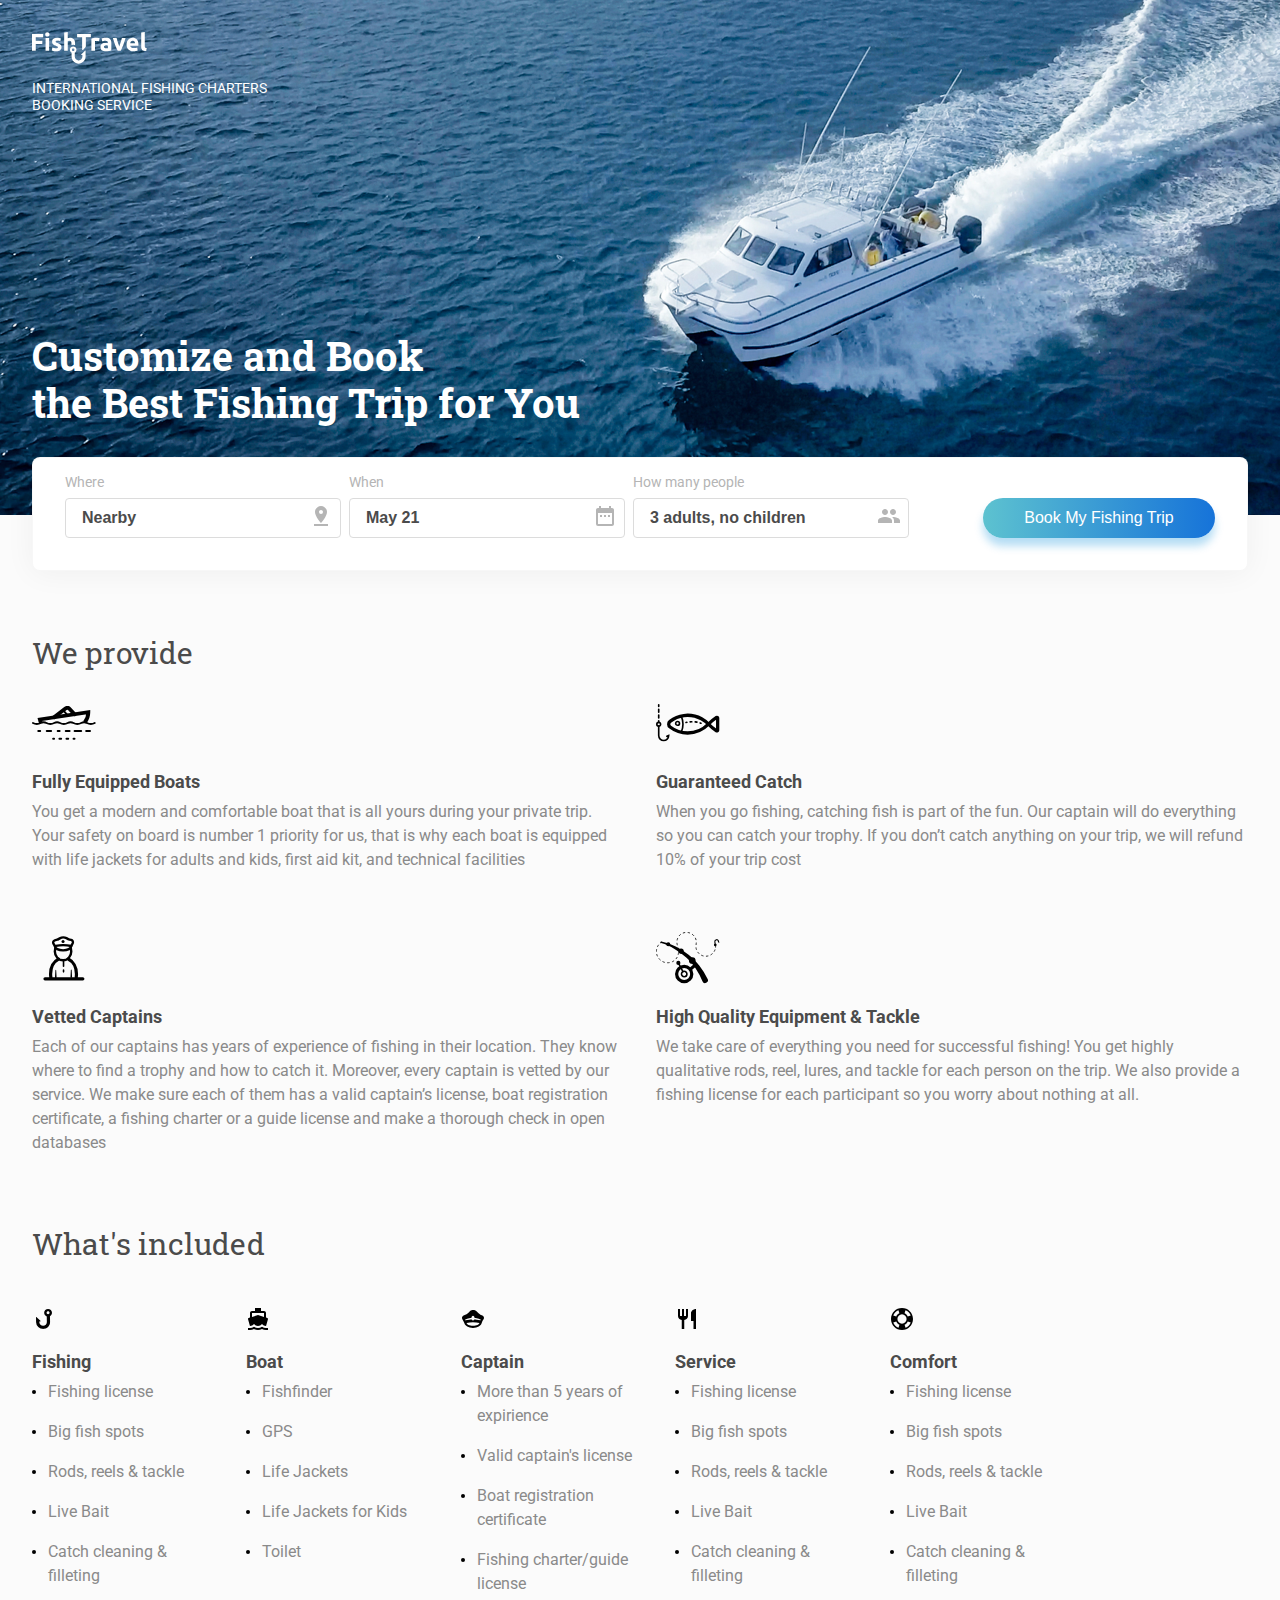
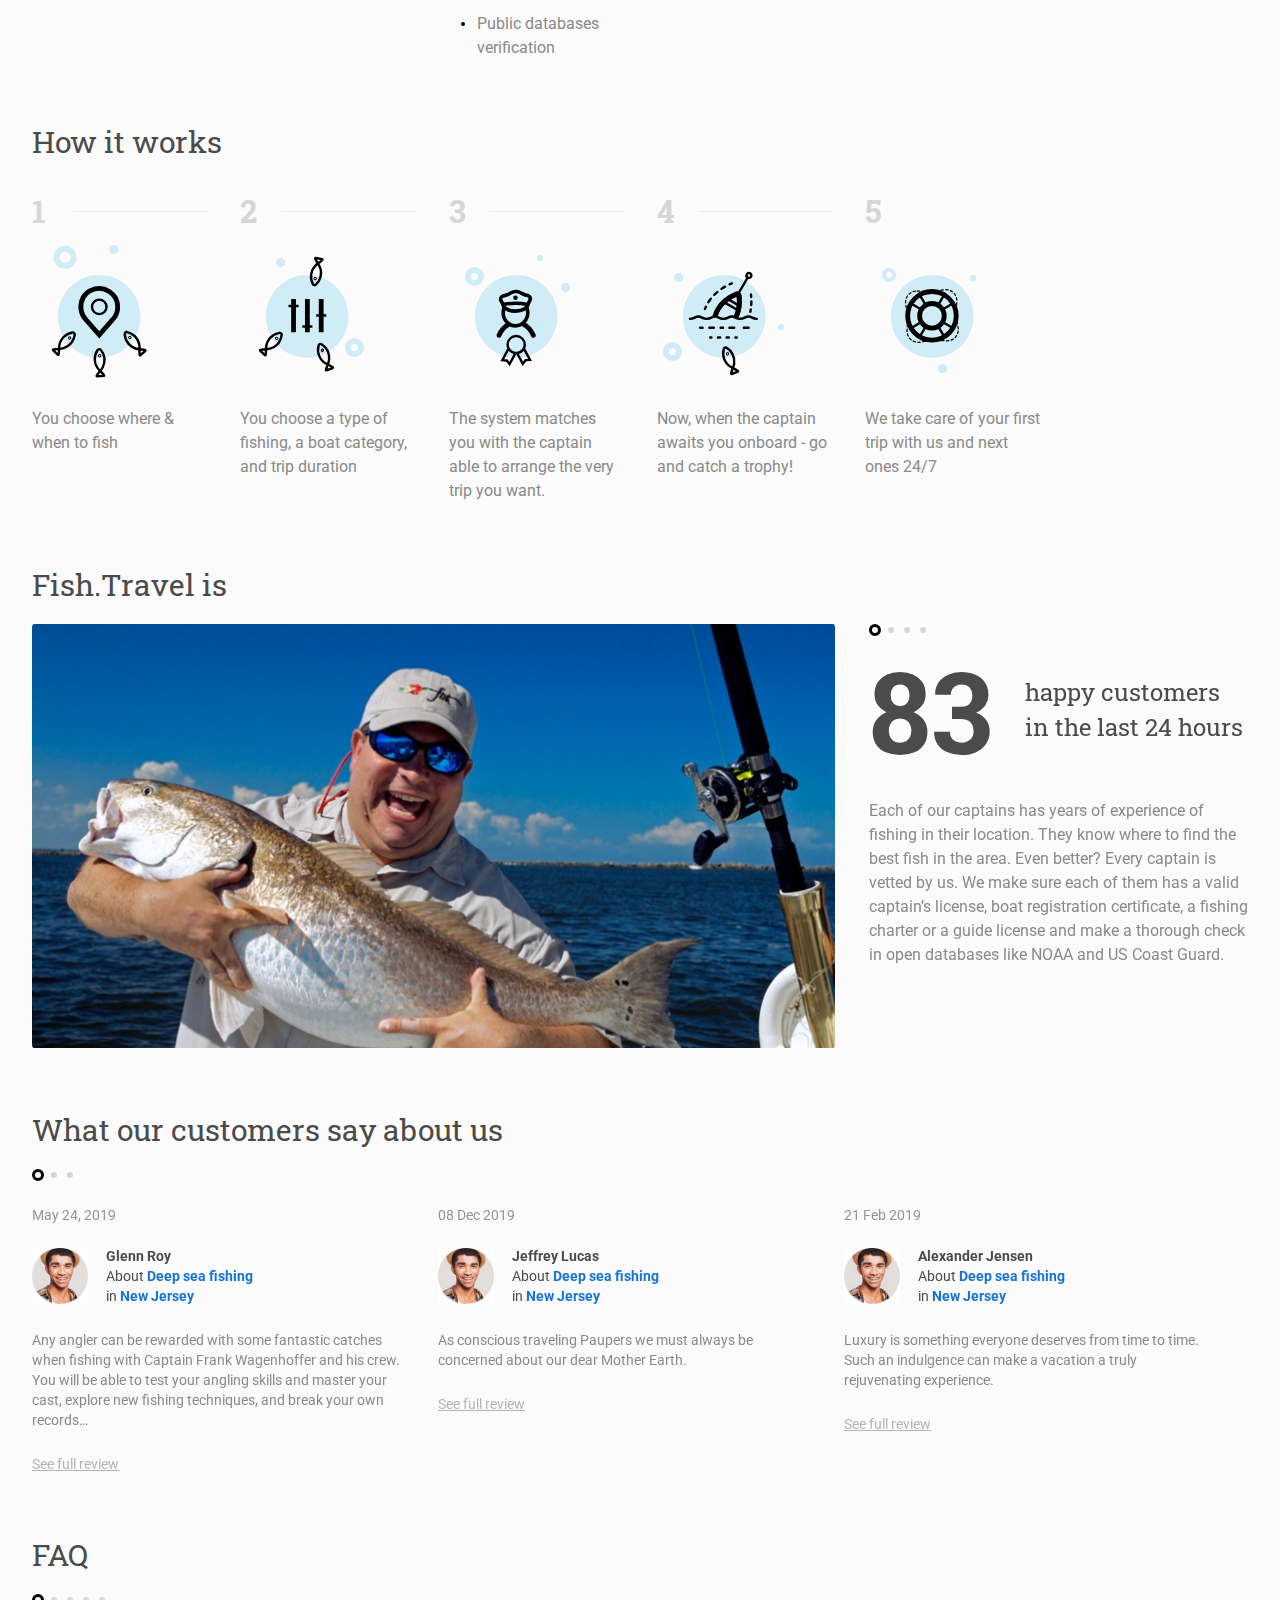
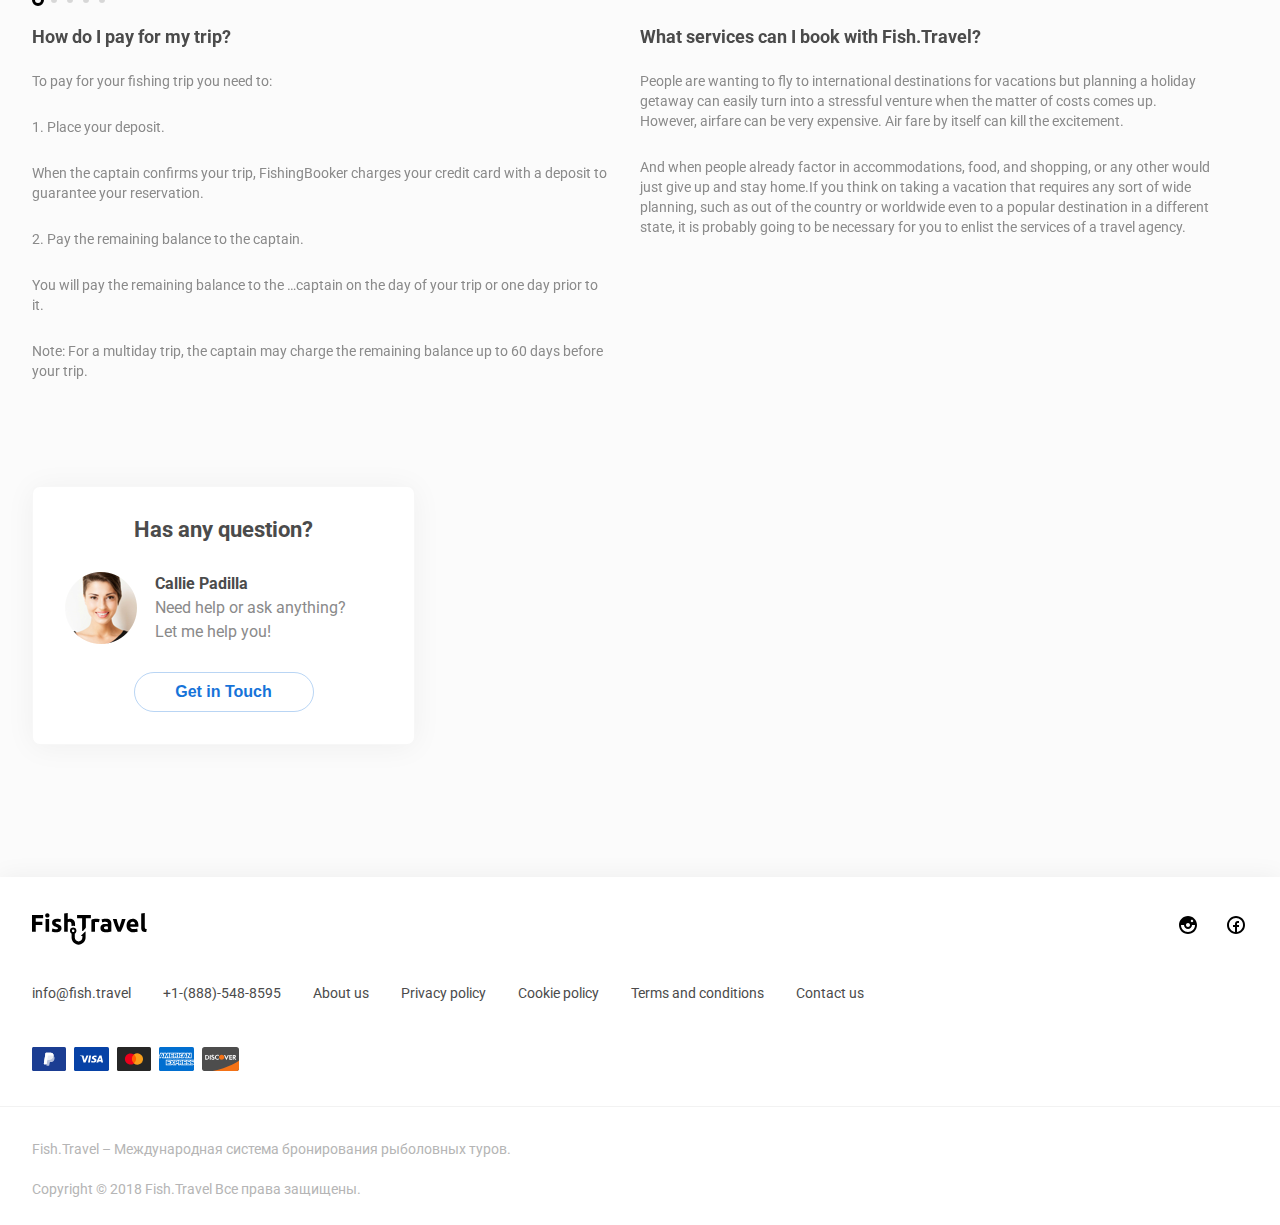
<file: index.html>
<!DOCTYPE html>
<html xmlns="http://www.w3.org/1999/xhtml">
<head>
    <meta http-equiv="text/html" charset="utf-8">
    <meta http-equiv="X-UA-Compatible" content="IE=edge">
    <meta name="viewport" content="width=device-width, initial-scale=1">
    <title>Fish.Travel Desktop</title>
    <link href="https://fonts.googleapis.com/css?family=Roboto:400,700&display=swap&subset=cyrillic,cyrillic-ext,latin-ext" rel="stylesheet">
    <link href="https://fonts.googleapis.com/css?family=Roboto+Slab:700&display=swap" rel="stylesheet">

    <link rel="stylesheet" type="text/css" href="css/slick.css"/>

    <link rel="stylesheet" type="text/css" href="css/style.min.css"/>
  
</head>
<body>

    <!-- HEADER -->

    <header class="header-index">
        <div class="container">
            <div class="header-index__flex">
                <div class="header__logo header-index__logo">
                    <img src="img/logo-white.svg" alt="">
                    <span class="header__logo-text header__logo-text--white header-index__logo-text">INTERNATIONAL FISHING CHARTERS BOOKING SERVICE</span>
                </div>
                <h2 class="header-index__title">Customize and Book<br>the Best Fishing Trip for You</h2>
            </div>
        </div>
    </header>

    <!-- FORM -->

    <section class="form-index">
        <div class="container">
            <div class="form form-index__block">
                <div class="form-index__item">
                    <span class="form__input-icon" style="background-image: url(img/form-where.svg)"></span>
                    <label class="form__label">Where</label>
                    <input type="text" class="form__input form__input--with_icon" value="Nearby">
                </div>
                <div class="form-index__item">
                    <span class="form__input-icon" style="background-image: url(img/form-when.svg)"></span>
                    <label class="form__label">When</label>
                    <input type="text" class="form__input form__input--with_icon" value="May 21">
                </div>
                <div class="form-index__item">
                    <span class="form__input-icon" style="background-image: url(img/form-people.svg)"></span>
                    <label class="form__label">How many people</label>
                    <input type="text" class="form__input form__input--with_icon" value="3 adults, no children">
                </div>
                <div class="form-index__item">
                    <button class="button form-index__button">Book My Fishing Trip</button>
                </div>
            </div>
        </div>
    </section>

    <!-- ADVANTAGES -->
    <section class="advantages">
        <div class="container">
            <h2 class="advantages__title">We provide</h2>
            <div class="advantages__flex">
                <div class="advantages__item">
                    <div class="advantages__image"><img src="img/adv1.svg" alt=""></div>
                    <div class="advantages__name">Fully Equipped Boats</div>
                    <div class="advantages__text">You get a modern and comfortable boat that is all yours during your private trip. Your safety on board is number 1 priority for us, that is why each boat is equipped with life jackets for adults and kids, first aid kit, and technical facilities</div>
                </div>
                <div class="advantages__item">
                    <div class="advantages__image"><img src="img/adv2.svg" alt=""></div>
                    <div class="advantages__name">Guaranteed Catch</div>
                    <div class="advantages__text">When you go fishing, catching fish is part of the fun. Our captain will do everything so you can catch your trophy. If you don’t catch anything on your trip, we will refund 10% of your trip cost</div>
                </div>
                <div class="advantages__item">
                    <div class="advantages__image"><img src="img/adv3.svg" alt=""></div>
                    <div class="advantages__name">Vetted Captains</div>
                    <div class="advantages__text">Each of our captains has years of experience of fishing in their location. They know where to find a trophy and how to catch it. Moreover, every captain is vetted by our service. We make sure each of them has a valid captain’s license, boat registration certificate, a fishing charter or a guide license and make a thorough check in open databases</div>
                </div>
                <div class="advantages__item">
                    <div class="advantages__image"><img src="img/adv4.svg" alt=""></div>
                    <div class="advantages__name">High Quality Equipment & Tackle</div>
                    <div class="advantages__text">We take care of everything you need for successful fishing! You get highly qualitative rods, reel, lures, and tackle for each person on the trip. We also provide a fishing license for each participant so you worry about nothing at all.</div>
                </div>
            </div>
        </div>
    </section>

    <!-- CONTAIN -->

    <div class="container">
        <section class="contain">
            <h2 class="contain__title">What's included</h2>

            <div class="contain__flex">
                <div class="contain__item">
                    <div class="contain__icon"><img src="img/contain1.svg" alt=""></div>
                    <p class="contain__name">Fishing</p>
                    <ul class="contain__list">
                        <li class="contain__list-item">Fishing license</li>
                        <li class="contain__list-item">Big fish spots</li>
                        <li class="contain__list-item">Rods, reels & tackle</li>
                        <li class="contain__list-item">Live Bait</li>
                        <li class="contain__list-item">Catch cleaning & filleting</li>
                    </ul>
                </div>
                <div class="contain__item">
                    <div class="contain__icon"><img src="img/contain2.svg" alt=""></div>
                    <p class="contain__name">Boat</p>
                    <ul class="contain__list">
                        <li class="contain__list-item">Fishfinder</li>
                        <li class="contain__list-item">GPS</li>
                        <li class="contain__list-item">Life Jackets</li>
                        <li class="contain__list-item">Life Jackets for Kids</li>
                        <li class="contain__list-item">Toilet</li>
                    </ul>
                </div>
                <div class="contain__item">
                    <div class="contain__icon"><img src="img/contain3.svg" alt=""></div>
                    <p class="contain__name">Captain</p>
                    <ul class="contain__list">
                        <li class="contain__list-item">More than 5 years of expirience</li>
                        <li class="contain__list-item">Valid captain's license</li>
                        <li class="contain__list-item">Boat registration certificate</li>
                        <li class="contain__list-item">Fishing charter/guide license</li>
                        <li class="contain__list-item">Public databases verification</li>
                    </ul>
                </div>
                <div class="contain__item">
                    <div class="contain__icon"><img src="img/contain4.svg" alt=""></div>
                    <p class="contain__name">Service</p>
                    <ul class="contain__list">
                        <li class="contain__list-item">Fishing license</li>
                        <li class="contain__list-item">Big fish spots</li>
                        <li class="contain__list-item">Rods, reels & tackle</li>
                        <li class="contain__list-item">Live Bait</li>
                        <li class="contain__list-item">Catch cleaning & filleting</li>
                    </ul>
                </div>
                <div class="contain__item">
                    <div class="contain__icon"><img src="img/contain5.svg" alt=""></div>
                    <p class="contain__name">Comfort</p>
                    <ul class="contain__list">
                        <li class="contain__list-item">Fishing license</li>
                        <li class="contain__list-item">Big fish spots</li>
                        <li class="contain__list-item">Rods, reels & tackle</li>
                        <li class="contain__list-item">Live Bait</li>
                        <li class="contain__list-item">Catch cleaning & filleting</li>
                    </ul>
                </div>
            </div>
        </section>
    </div>

    <!-- HOW IT WORKS -->
    <div class="container">
        <section class="how">
            <h2 class="how__title">How it works</h2>

            <div class="how__flex">
                <div class="how__item">
                    <span class="how__num">1</span>
                    <div class="how__image"><img src="img/how1.svg" alt=""></div>
                    <p class="how__text">
                        You choose where & when to fish
                    </p>
                </div>
                <div class="how__item">
                    <span class="how__num">2</span>
                    <div class="how__image"><img src="img/how2.svg" alt=""></div>
                    <p class="how__text">
                        You choose a type of fishing, a boat category, and trip duration
                    </p>
                </div>
                <div class="how__item">
                    <span class="how__num">3</span>
                    <div class="how__image"><img src="img/how3.svg" alt=""></div>
                    <p class="how__text">
                        The system matches you with the captain able to arrange the very trip you want.
                    </p>
                </div>
                <div class="how__item">
                    <span class="how__num">4</span>
                    <div class="how__image"><img src="img/how4.svg" alt=""></div>
                    <p class="how__text">
                        Now, when the captain awaits you onboard - go and catch a trophy!
                    </p>
                </div>
                <div class="how__item">
                    <span class="how__num">5</span>
                    <div class="how__image"><img src="img/how5.svg" alt=""></div>
                    <p class="how__text">
                        We take care of your first trip with us and next ones 24/7
                    </p>
                </div>
            </div>
        </section>
    </div>

    <!-- ABOUT -->
    <div class="container">
        <section class="about">
            <div class="about__title">Fish.Travel is</div>
            <div class="about__slider">
                <div class="about__slide">
                    <div class="about__block">
                        <div class="about__image" style="background-image: url(img/about1.jpg)"></div>
                        <div class="about__desc">
                            <p class="about__top"><span class="about__num">83</span> happy customers <br>in the last 24 hours</p>
                            <p class="about__text">
                                Each of our captains has years of experience of fishing in their location. They know where to find the best fish in the area. Even better? Every captain is vetted by us. We make sure each of them has a valid captain’s license, boat registration certificate, a fishing charter or a guide license and make a thorough check in open databases like NOAA and US Coast Guard.
                            </p>
                        </div>
                    </div>
                </div>
                <div class="about__slide">
                    <div class="about__block">
                        <div class="about__image" style="background-image: url(img/about2.jpg)"></div>
                        <div class="about__desc">
                            <p class="about__top"><span class="about__num">45</span> your fishing in <br>45 countries</p>
                            <p class="about__text">
                                Each of our captains has years of experience of fishing in their location. They know where to find the best fish in the area. Even better? Every captain is vetted by us. We make sure each of them has a valid captain’s license, boat registration certificate, a fishing charter or a guide license and make a thorough check in open databases like NOAA and US Coast Guard.
                            </p>
                        </div>
                    </div>
                </div>
                <div class="about__slide">
                    <div class="about__block">
                        <div class="about__image" style="background-image: url(img/about3.jpg)"></div>
                        <div class="about__desc">
                            <p class="about__top"><span class="about__num">24/7</span> customer<br>support</p>
                            <p class="about__text">
                                Each of our captains has years of experience of fishing in their location. They know where to find the best fish in the area. Even better? Every captain is vetted by us. We make sure each of them has a valid captain’s license, boat registration certificate, a fishing charter or a guide license and make a thorough check in open databases like NOAA and US Coast Guard.
                            </p>
                        </div>
                    </div>
                </div>
                <div class="about__slide">
                    <div class="about__block">
                        <div class="about__image" style="background-image: url(img/about4.jpg)"></div>
                        <div class="about__desc">
                            <p class="about__top"><span class="about__num">3200+</span> verified captains <br>and fishing guides</p>
                            <p class="about__text">
                                Each of our captains has years of experience of fishing in their location. They know where to find the best fish in the area. Even better? Every captain is vetted by us. We make sure each of them has a valid captain’s license, boat registration certificate, a fishing charter or a guide license and make a thorough check in open databases like NOAA and US Coast Guard.
                            </p>
                        </div>
                    </div>
                </div>
            </div>
        </section>
    </div>

    <!-- REVIEWS -->

    <div class="container">
        <section class="reviews">
            <h2 class="reviews__title">What our customers say about us</h2>

            <div class="reviews__slider">
                <div class="reviews__slide">
                    <span class="reviews__date">May 24, 2019</span>
                    <div class="reviews__person">
                        <div class="reviews__ava" style="background-image: url(img/ava.jpg)"></div>
                        <div class="reviews__description">
                            <p class="reviews__text reviews__name">Glenn Roy</p>
                            <p class="reviews__text">About <span class="reviews__for">Deep sea fishing</span></p>
                            <p class="reviews__text">in <span class="reviews__for">New Jersey</span></p>
                        </div>
                    </div>
                    <div class="reviews__content">
                        <p class="reviews__text">Any angler can be rewarded with some fantastic catches when fishing with Captain Frank Wagenhoffer and his crew. You will be able to test your angling skills and master your cast, explore new fishing techniques, and break your own records…</p>
                    </div>
                    <a href="#" class="reviews__link">See full review</a>
                </div>
                <div class="reviews__slide">
                    <span class="reviews__date">08 Dec 2019</span>
                    <div class="reviews__person">
                        <div class="reviews__ava" style="background-image: url(img/ava.jpg)"></div>
                        <div class="reviews__description">
                            <p class="reviews__text reviews__name">Jeffrey Lucas</p>
                            <p class="reviews__text">About <span class="reviews__for">Deep sea fishing</span></p>
                            <p class="reviews__text">in <span class="reviews__for">New Jersey</span></p>
                        </div>
                    </div>
                    <div class="reviews__content">
                        <p class="reviews__text">As conscious traveling Paupers we must always be concerned about our dear Mother Earth.</p>
                    </div>
                    <a href="#" class="reviews__link">See full review</a>
                </div>
                <div class="reviews__slide">
                    <span class="reviews__date">21 Feb 2019</span>
                    <div class="reviews__person">
                        <div class="reviews__ava" style="background-image: url(img/ava.jpg)"></div>
                        <div class="reviews__description">
                            <p class="reviews__text reviews__name">Alexander Jensen</p>
                            <p class="reviews__text">About <span class="reviews__for">Deep sea fishing</span></p>
                            <p class="reviews__text">in <span class="reviews__for">New Jersey</span></p>
                        </div>
                    </div>
                    <div class="reviews__content">
                        <p class="reviews__text">Luxury is something everyone deserves from time to time. Such an indulgence can make a vacation a truly rejuvenating experience.</p>
                    </div>
                    <a href="#" class="reviews__link">See full review</a>
                </div>
                <div class="reviews__slide">
                    <span class="reviews__date">May 24, 2019</span>
                    <div class="reviews__person">
                        <div class="reviews__ava" style="background-image: url(img/ava.jpg)"></div>
                        <div class="reviews__description">
                            <p class="reviews__text reviews__name">Glenn Roy</p>
                            <p class="reviews__text">About <span class="reviews__for">Deep sea fishing</span></p>
                            <p class="reviews__text">in <span class="reviews__for">New Jersey</span></p>
                        </div>
                    </div>
                    <div class="reviews__content">
                        <p class="reviews__text">Any angler can be rewarded with some fantastic catches when fishing with Captain Frank Wagenhoffer and his crew. You will be able to test your angling skills and master your cast, explore new fishing techniques, and break your own records…</p>
                    </div>
                    <a href="#" class="reviews__link">See full review</a>
                </div>
                <div class="reviews__slide">
                    <span class="reviews__date">May 24, 2019</span>
                    <div class="reviews__person">
                        <div class="reviews__ava" style="background-image: url(img/ava.jpg)"></div>
                        <div class="reviews__description">
                            <p class="reviews__text reviews__name">Glenn Roy</p>
                            <p class="reviews__text">About <span class="reviews__for">Deep sea fishing</span></p>
                            <p class="reviews__text">in <span class="reviews__for">New Jersey</span></p>
                        </div>
                    </div>
                    <div class="reviews__content">
                        <p class="reviews__text">Any angler can be rewarded with some fantastic catches when fishing with Captain Frank Wagenhoffer and his crew. You will be able to test your angling skills and master your cast, explore new fishing techniques, and break your own records…</p>
                    </div>
                    <a href="#" class="reviews__link">See full review</a>
                </div>
            </div>
        </section>
    </div>

    <!-- FAQ -->

    <div class="container">
        <section class="faq">
            <h2 class="faq__title">FAQ</h2>

            <div class="faq__slider">
                <div class="faq__slide">
                    <div class="faq__question">How do I pay for my trip?</div>
                    <div class="faq__answer">
                        <p class="faq__text">To pay for your fishing trip you need to:</p>
                        <p class="faq__text">1. Place your deposit.</p>
                        <p class="faq__text">When the captain confirms your trip, FishingBooker charges your credit card with a deposit to guarantee your reservation.</p>
                        <p class="faq__text">2. Pay the remaining balance to the captain.</p>
                        <p class="faq__text">You will pay the remaining balance to the …captain on the day of your trip or one day prior to it.</p>
                        <p class="faq__text">Note: For a multiday trip, the captain may charge the remaining balance up to 60 days before your trip.</p>
                    </div>
                </div>
                <div class="faq__slide">
                    <div class="faq__question">What services can I book with Fish.Travel?</div>
                    <div class="faq__answer">
                        <p class="faq__text">People are wanting to fly to international destinations for vacations but planning a holiday getaway can easily turn into a stressful venture when the matter of costs comes up. However, airfare can be very expensive. Air fare by itself can kill the excitement.</p>
                        <p class="faq__text">And when people already factor in accommodations, food, and shopping, or any other would just give up and stay home.If you think on taking a vacation that requires any sort of wide planning, such as out of the country or worldwide even to a popular destination in a different state, it is probably going to be necessary for you to enlist the services of a travel agency.</p>
                    </div>
                </div>
                <div class="faq__slide">
                    <div class="faq__question">How do I pay for my trip?</div>
                    <div class="faq__answer">
                        <p class="faq__text">To pay for your fishing trip you need to:</p>
                        <p class="faq__text">1. Place your deposit.</p>
                        <p class="faq__text">When the captain confirms your trip, FishingBooker charges your credit card with a deposit to guarantee your reservation.</p>
                        <p class="faq__text">2. Pay the remaining balance to the captain.</p>
                        <p class="faq__text">You will pay the remaining balance to the …captain on the day of your trip or one day prior to it.</p>
                        <p class="faq__text">Note: For a multiday trip, the captain may charge the remaining balance up to 60 days before your trip.</p>
                    </div>
                </div>
                <div class="faq__slide">
                    <div class="faq__question">What services can I book with Fish.Travel?</div>
                    <div class="faq__answer">
                        <p class="faq__text">People are wanting to fly to international destinations for vacations but planning a holiday getaway can easily turn into a stressful venture when the matter of costs comes up. However, airfare can be very expensive. Air fare by itself can kill the excitement.</p>
                        <p class="faq__text">And when people already factor in accommodations, food, and shopping, or any other would just give up and stay home.If you think on taking a vacation that requires any sort of wide planning, such as out of the country or worldwide even to a popular destination in a different state, it is probably going to be necessary for you to enlist the services of a travel agency.</p>
                    </div>
                </div>
                <div class="faq__slide">
                    <div class="faq__question">How do I pay for my trip?</div>
                    <div class="faq__answer">
                        <p class="faq__text">To pay for your fishing trip you need to:</p>
                        <p class="faq__text">1. Place your deposit.</p>
                        <p class="faq__text">When the captain confirms your trip, FishingBooker charges your credit card with a deposit to guarantee your reservation.</p>
                        <p class="faq__text">2. Pay the remaining balance to the captain.</p>
                        <p class="faq__text">You will pay the remaining balance to the …captain on the day of your trip or one day prior to it.</p>
                        <p class="faq__text">Note: For a multiday trip, the captain may charge the remaining balance up to 60 days before your trip.</p>
                    </div>
                </div>
                <div class="faq__slide">
                    <div class="faq__question">What services can I book with Fish.Travel?</div>
                    <div class="faq__answer">
                        <p class="faq__text">People are wanting to fly to international destinations for vacations but planning a holiday getaway can easily turn into a stressful venture when the matter of costs comes up. However, airfare can be very expensive. Air fare by itself can kill the excitement.</p>
                        <p class="faq__text">And when people already factor in accommodations, food, and shopping, or any other would just give up and stay home.If you think on taking a vacation that requires any sort of wide planning, such as out of the country or worldwide even to a popular destination in a different state, it is probably going to be necessary for you to enlist the services of a travel agency.</p>
                    </div>
                </div>
            </div>
        </section>
    </div>

    <div class="container">
        <div class="questions questions--index">
            <p class="questions__title">Has any question?</p>
            <div class="reviews__person">
                <div class="reviews__ava" style="background-image: url(img/questions.png)"></div>
                <div class="reviews__description">
                    <p class="reviews__text reviews__name">Callie Padilla</p>
                    <p class="reviews__text">Need help or ask anything?<br>Let me help you!</p>
                </div>
            </div>
            <button class="questions__button">Get in Touch</button>
        </div>
    </div>

    <!-- FOOTER -->
    <footer class="footer">
        <div class="container">
            <div class="footer__top">
                <div class="footer__logo"><img src="img/footer-logo.svg" alt=""></div>
                <div class="footer__socials">
                    <a href="#" class="footer__soc"><img src="img/inst.svg" alt=""></a>
                    <a href="#" class="footer__soc"><img src="img/facebook.svg" alt=""></a>
                </div>
            </div>
            <ul class="footer__menu">
                <li><a href="#" class="footer__link">info@fish.travel</a></li>
                <li><a href="#" class="footer__link">+1-(888)-548-8595</a></li>
                <li><a href="#" class="footer__link">About us</a></li>
                <li><a href="#" class="footer__link">Privacy policy</a></li>
                <li><a href="#" class="footer__link">Cookie policy</a></li>
                <li><a href="#" class="footer__link">Terms and conditions</a></li>
                <li><a href="#" class="footer__link">Contact us</a></li>
            </ul>
            <div class="footer__payments">
                <img src="img/pay-pal.svg" alt="">
                <img src="img/visa.svg" alt="">
                <img src="img/mastercard.svg" alt="">
                <img src="img/american-express.svg" alt="">
                <img src="img/discover.svg" alt="">
            </div>
        </div>
        <div class="footer__line"></div>
        <div class="container">
            <p class="footer__copyright">Fish.Travel – Международная система бронирования рыболовных туров.<br><br>Copyright © 2018 Fish.Travel Все права защищены.</p>
        </div>
    </footer>

    <script src="https://ajax.googleapis.com/ajax/libs/jquery/2.2.3/jquery.min.js"></script>
    <script type="text/javascript" src="js/slick.min.js"></script>
    <script>
        $(document).ready(function() {

            $('.about__slider').slick({
                dots: true,
                arrows: false,
                autoplay: false,
                infinite: false,
                fade: true,
                dotsClass: 'slider-dots about__dots',
            });


            $('.reviews__slider').slick({
                dots: true,
                arrows: false,
                autoplay: false,
                infinite: false,
                dotsClass: 'slider-dots',
                slidesToShow: 3,
                slidesToScroll: 1
            });

            $('.faq__slider').slick({
                dots: true,
                arrows: false,
                autoplay: false,
                infinite: false,
                dotsClass: 'slider-dots',
                slidesToShow: 2,
                slidesToScroll: 1
            });
        });
    </script>
</body>
</html>
</file>
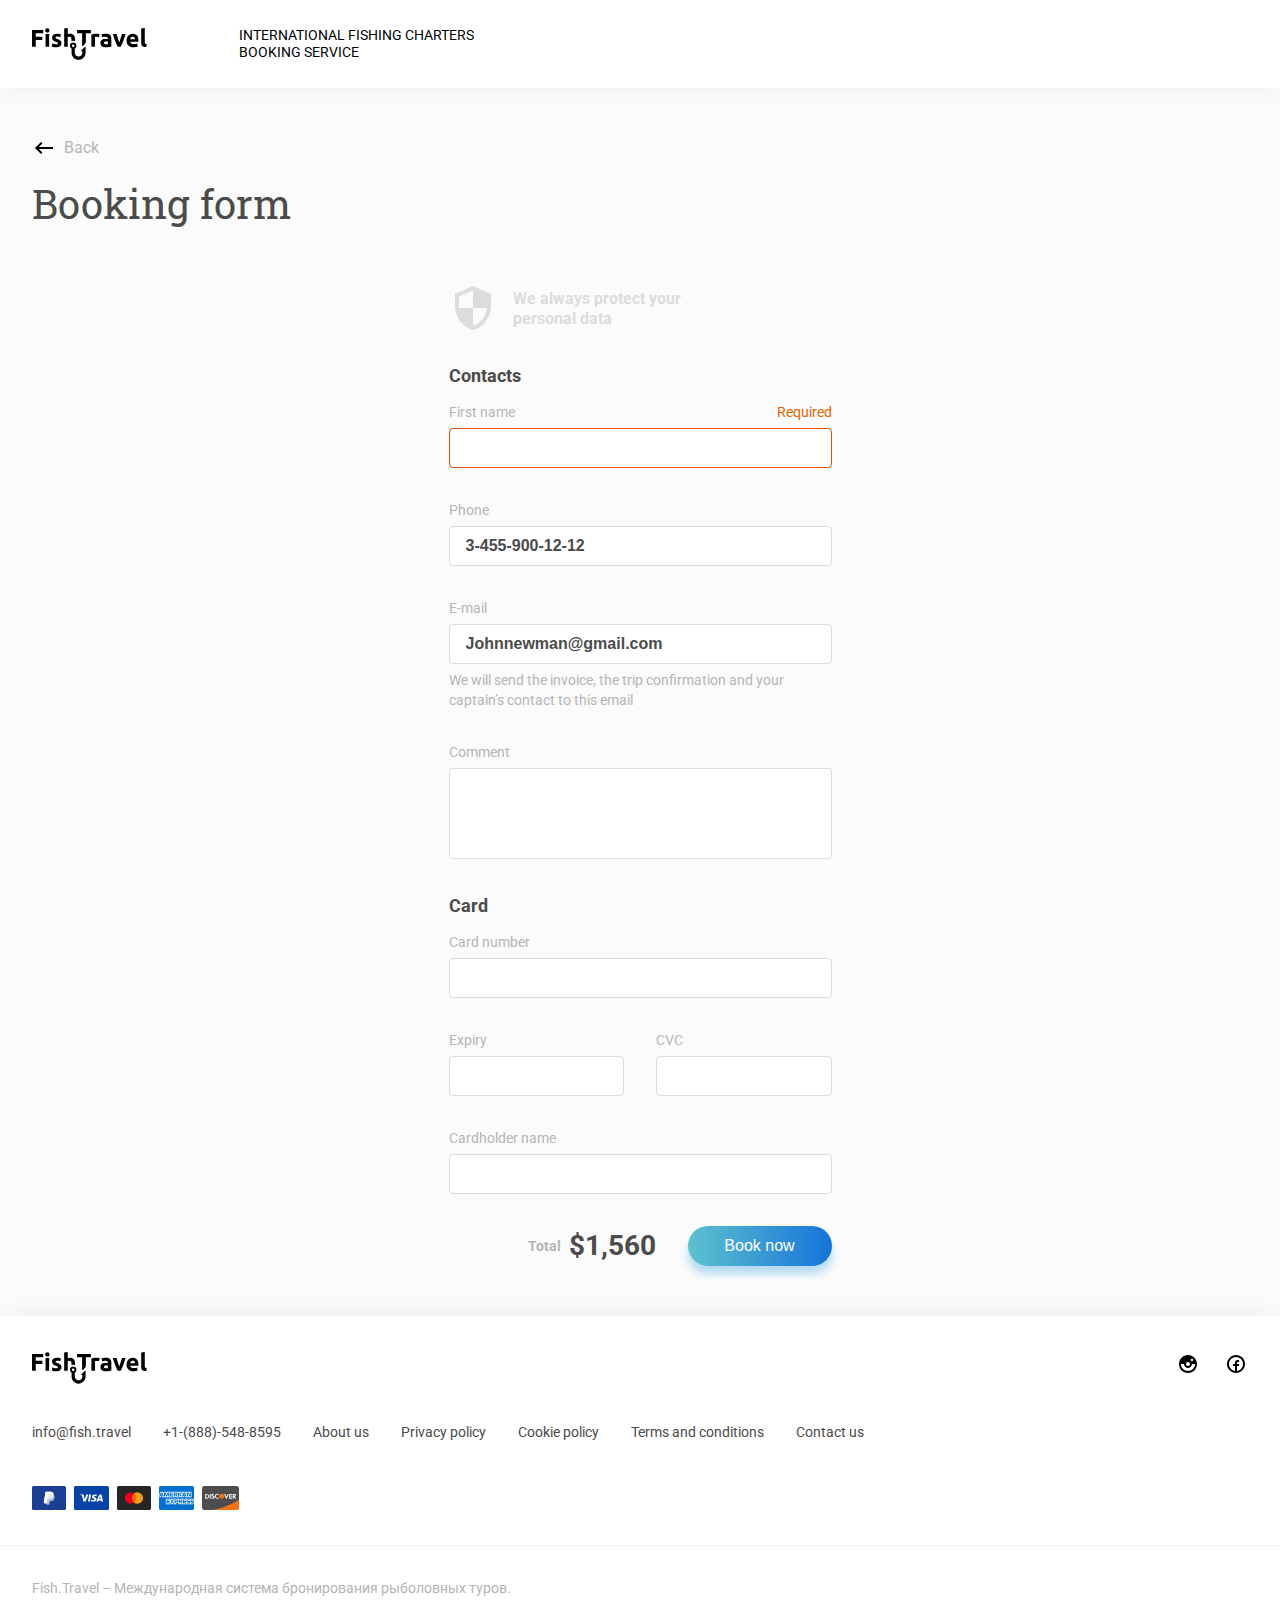
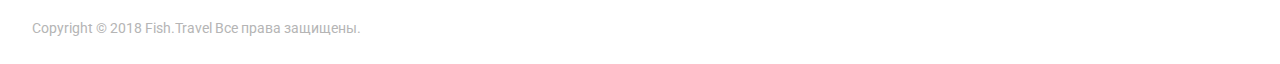
<file: booking-step1.html>
<!DOCTYPE html>
<html xmlns="http://www.w3.org/1999/xhtml">
<head>
    <meta http-equiv="text/html" charset="utf-8">
    <meta http-equiv="X-UA-Compatible" content="IE=edge">
    <meta name="viewport" content="width=device-width, initial-scale=1">
    <title>Fish.Travel Desktop Booking Step 1</title>
    <link href="https://fonts.googleapis.com/css?family=Roboto:400,700&display=swap&subset=cyrillic,cyrillic-ext,latin-ext" rel="stylesheet">
    <link href="https://fonts.googleapis.com/css?family=Roboto+Slab:700&display=swap" rel="stylesheet">

    <link rel="stylesheet" type="text/css" href="css/slick.css"/>

    <link rel="stylesheet" type="text/css" href="css/style.min.css"/>
  
</head>
<body>

    <!-- HEADER -->

    <header class="header">
        <div class="container">
            <div class="header__flex">
                <div class="header__logo">
                    <img src="img/footer-logo.svg" alt="">
                    <span class="header__logo-text">INTERNATIONAL FISHING CHARTERS<br>BOOKING SERVICE</span>
                </div>
            </div>
        </div>
    </header>

    <div class="container">

    <!-- PAGE TOP -->

    <section class="top">
        <div class="top__back-with-filter">
            <a href="#" class="top__back">Back</a>
        </div>

        <h2 class="top__title">Booking form</h2>
    </section>

    <section class="booking">
        <p class="booking__protect">We always protect your<br>personal data</p>

        <div class="form">
            <p class="form__title">Contacts</p>

            <div class="form__item form__item--error">
                <label class="form__label">First name<span class="form__error">Required</span></label>
                <input type="text" class="form__input" value="">
            </div>
            <div class="form__item">
                <label class="form__label">Phone<span class="form__error"></span></label>
                <input type="text" class="form__input" value="3-455-900-12-12">
            </div>
            <div class="form__item">
                <label class="form__label">E-mail<span class="form__error"></span></label>
                <input type="text" class="form__input" value="Johnnewman@gmail.com">
                <p class="form__hint">We will send the invoice, the trip confirmation and your captain’s contact to this email</p>
            </div>
            <div class="form__item">
                <label class="form__label">Comment<span class="form__error"></span></label>
                <textarea class="form__textarea"></textarea>
            </div>

            <p class="form__title">Card</p>

            <div class="form__item">
                <label class="form__label">Card number</label>
                <input type="text" class="form__input">
            </div>
            <div class="form__flex">
                <div class="form__item form__item--half">
                    <label class="form__label">Expiry</label>
                    <input type="text" class="form__input">
                </div>
                <div class="form__item form__item--half">
                    <label class="form__label">CVC</label>
                    <input type="text" class="form__input">
                </div>
            </div>
            <div class="form__item">
                <label class="form__label">Cardholder name</label>
                <input type="text" class="form__input">
            </div>

            <div class="card__bottom">
                <p class="card__price">Total<span class="card__amount">$1,560</span></p>
                <button class="button form__button--payment">Book now</button>
            </div>
        </div>
    </section>

    </div>

    <!-- FOOTER -->
    <footer class="footer">
        <div class="container">
            <div class="footer__top">
                <div class="footer__logo"><img src="img/footer-logo.svg" alt=""></div>
                <div class="footer__socials">
                    <a href="#" class="footer__soc"><img src="img/inst.svg" alt=""></a>
                    <a href="#" class="footer__soc"><img src="img/facebook.svg" alt=""></a>
                </div>
            </div>
            <ul class="footer__menu">
                <li><a href="#" class="footer__link">info@fish.travel</a></li>
                <li><a href="#" class="footer__link">+1-(888)-548-8595</a></li>
                <li><a href="#" class="footer__link">About us</a></li>
                <li><a href="#" class="footer__link">Privacy policy</a></li>
                <li><a href="#" class="footer__link">Cookie policy</a></li>
                <li><a href="#" class="footer__link">Terms and conditions</a></li>
                <li><a href="#" class="footer__link">Contact us</a></li>
            </ul>
            <div class="footer__payments">
                <img src="img/pay-pal.svg" alt="">
                <img src="img/visa.svg" alt="">
                <img src="img/mastercard.svg" alt="">
                <img src="img/american-express.svg" alt="">
                <img src="img/discover.svg" alt="">
            </div>
        </div>
        <div class="footer__line"></div>
        <div class="container">
            <p class="footer__copyright">Fish.Travel – Международная система бронирования рыболовных туров.<br><br>Copyright © 2018 Fish.Travel Все права защищены.</p>
        </div>
    </footer>
</body>
</html>
</file>
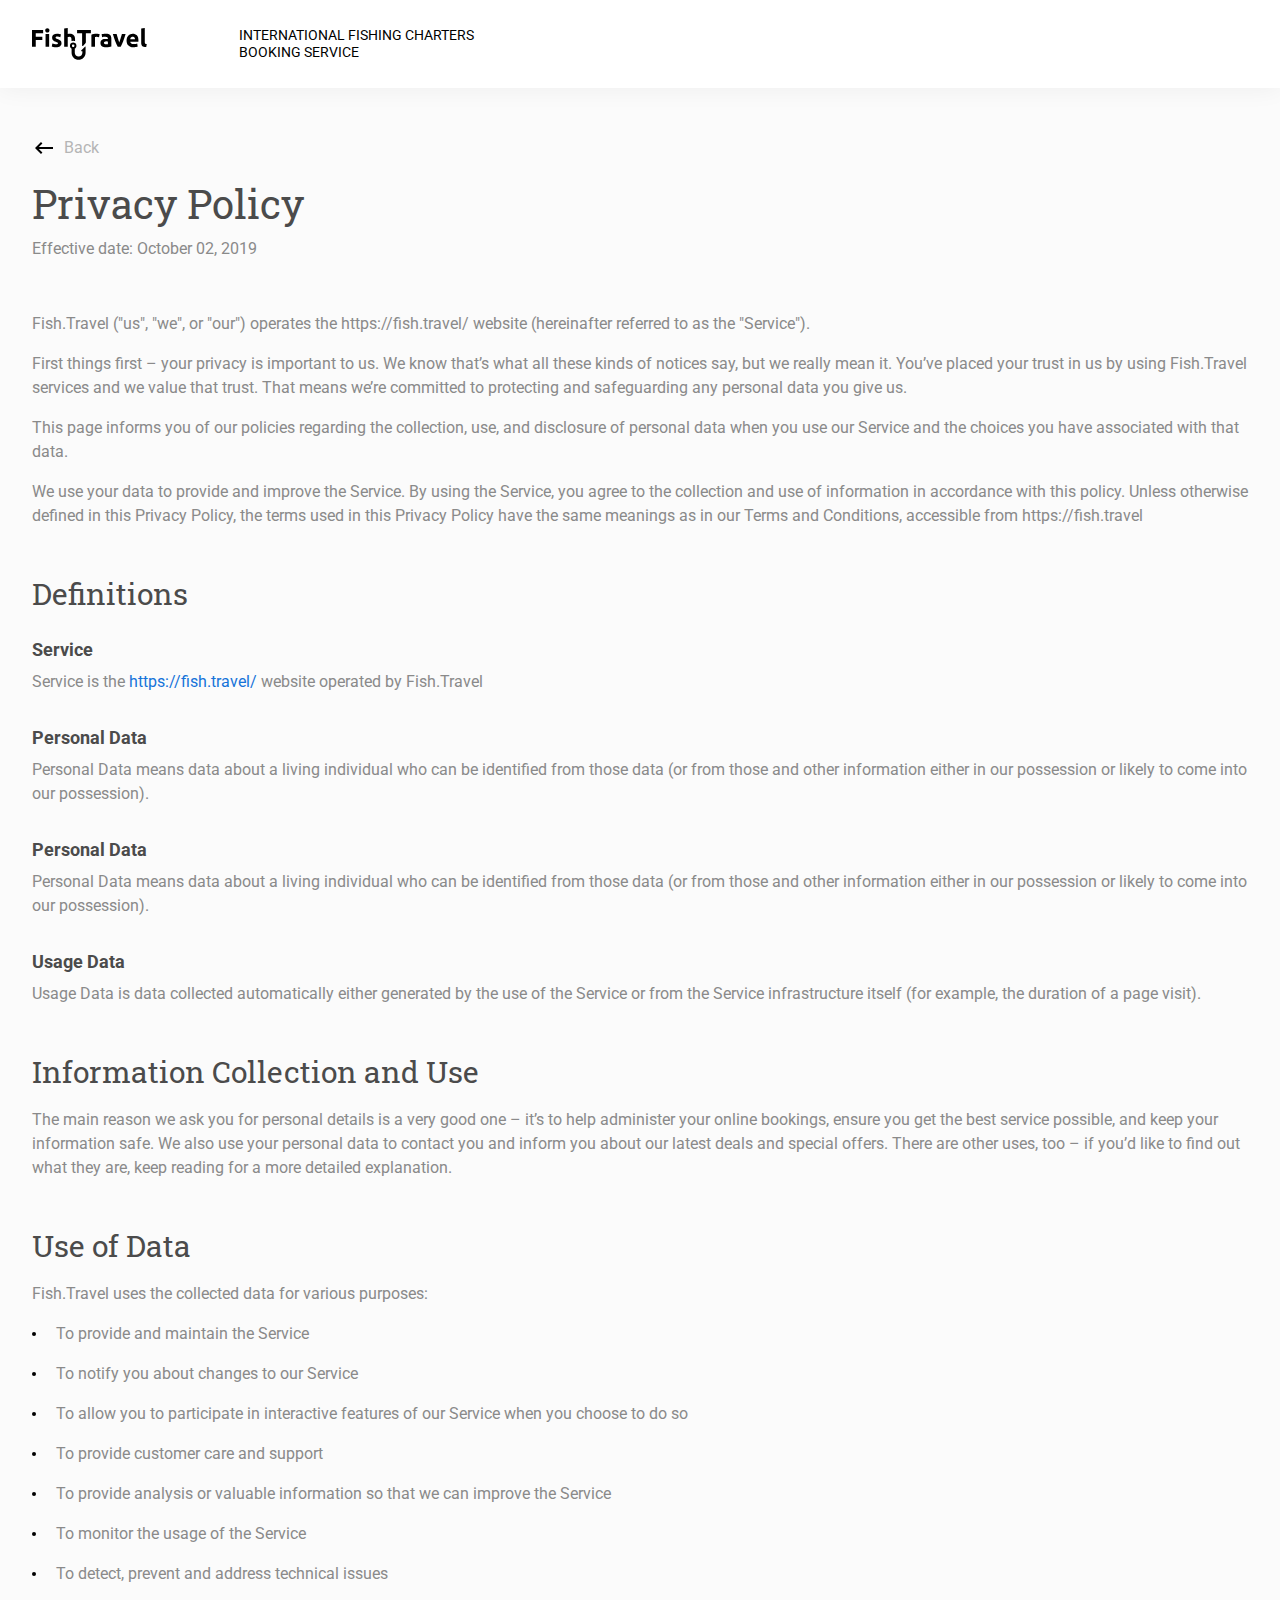
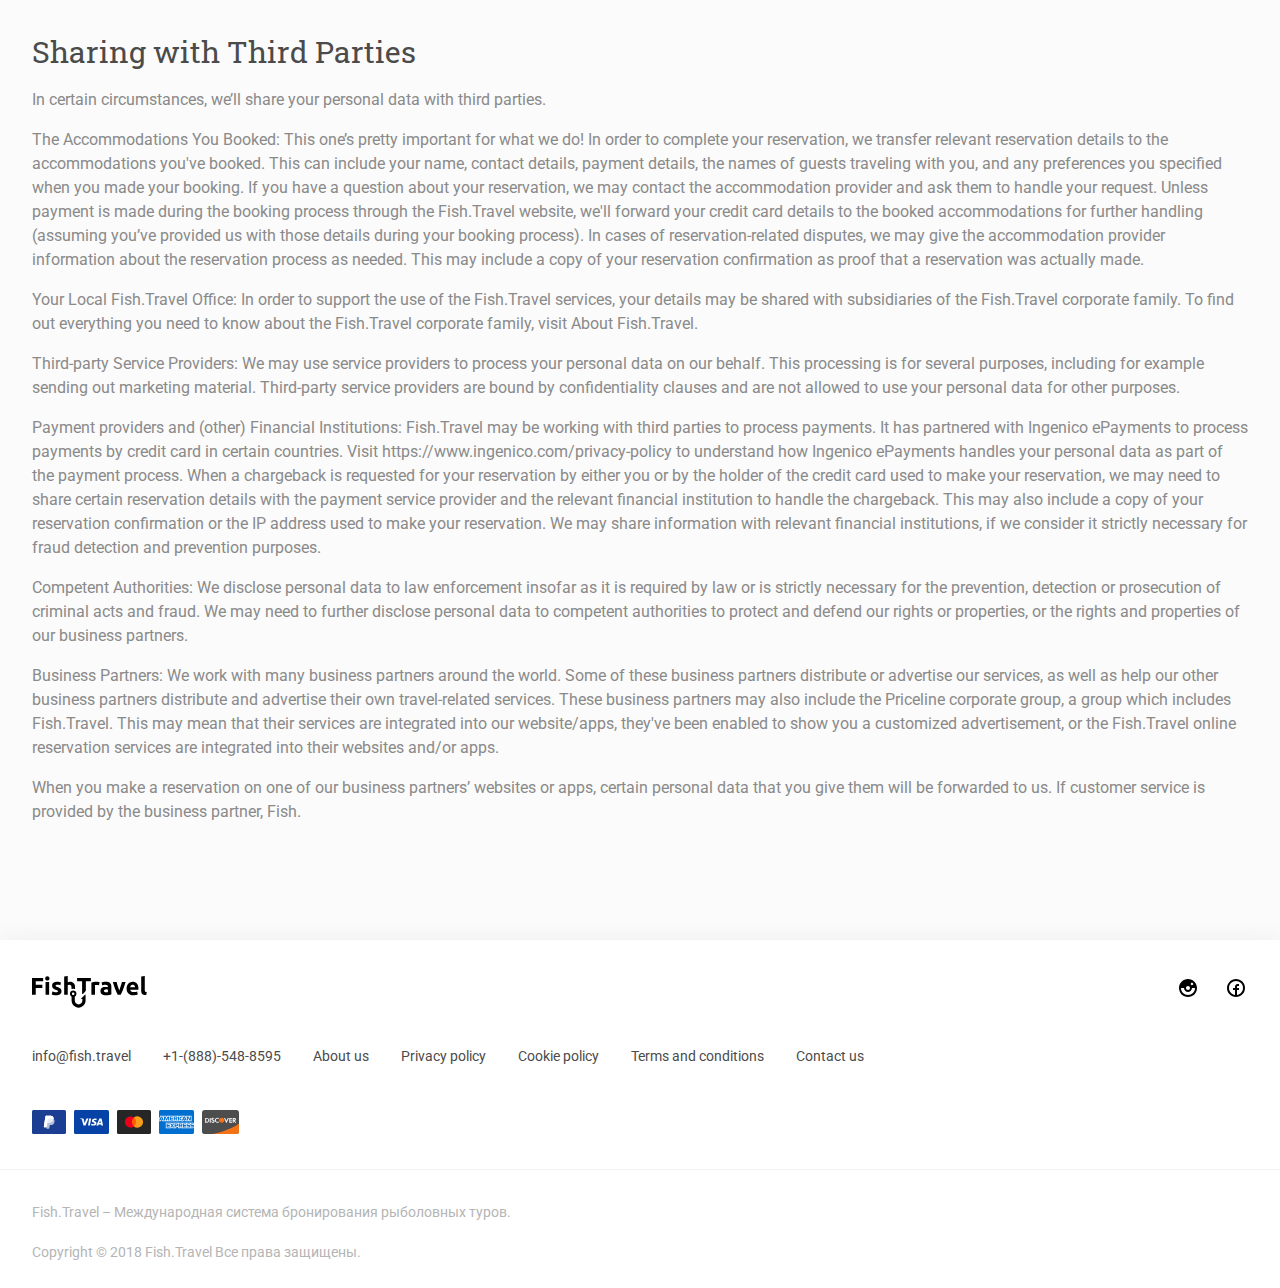
<file: content.html>
<!DOCTYPE html>
<html xmlns="http://www.w3.org/1999/xhtml">
<head>
    <meta http-equiv="text/html" charset="utf-8">
    <meta http-equiv="X-UA-Compatible" content="IE=edge">
    <meta name="viewport" content="width=device-width, initial-scale=1">
    <title>Fish.Travel Desktop Content</title>
    <link href="https://fonts.googleapis.com/css?family=Roboto:400,700&display=swap&subset=cyrillic,cyrillic-ext,latin-ext" rel="stylesheet">
    <link href="https://fonts.googleapis.com/css?family=Roboto+Slab:700&display=swap" rel="stylesheet">

    <link rel="stylesheet" type="text/css" href="css/slick.css"/>

    <link rel="stylesheet" type="text/css" href="css/style.min.css"/>
  
</head>
<body>

    <!-- HEADER -->

    <header class="header">
        <div class="container">
            <div class="header__flex">
                <div class="header__logo">
                    <img src="img/footer-logo.svg" alt="">
                    <span class="header__logo-text">INTERNATIONAL FISHING CHARTERS<br>BOOKING SERVICE</span>
                </div>
            </div>
        </div>
    </header>

    <div class="container">

    <!-- PAGE TOP -->

    <section class="top">
        <div class="top__back-with-filter">
            <a href="#" class="top__back">Back</a>
        </div>

        <h2 class="top__title">Privacy Policy</h2>
        <p class="top__date">Effective date: October 02, 2019</p>
    </section>

    <section class="text">
        <p>Fish.Travel ("us", "we", or "our") operates the https://fish.travel/ website (hereinafter referred to as the "Service").</p>
        <p>First things first – your privacy is important to us. We know that’s what all these kinds of notices say, but we really mean it. You’ve placed your trust in us by using Fish.Travel services and we value that trust. That means we’re committed to protecting and safeguarding any personal data you give us.</p>
        <p>This page informs you of our policies regarding the collection, use, and disclosure of personal data when you use our Service and the choices you have associated with that data.</p>
        <p>We use your data to provide and improve the Service. By using the Service, you agree to the collection and use of information in accordance with this policy. Unless otherwise defined in this Privacy Policy, the terms used in this Privacy Policy have the same meanings as in our Terms and Conditions, accessible from https://fish.travel</p>

        <h3>Definitions</h3>

        <h5>Service</h5>

        <p>Service is the <a href="https://fish.travel/" target="_blank">https://fish.travel/</a> website operated by Fish.Travel</p>

        <h5>Personal Data</h5>

        <p>Personal Data means data about a living individual who can be identified from those data (or from those and other information either in our possession or likely to come into our possession).</p>

        <h5>Personal Data</h5>

        <p>Personal Data means data about a living individual who can be identified from those data (or from those and other information either in our possession or likely to come into our possession).</p>

        <h5>Usage Data</h5>

        <p>Usage Data is data collected automatically either generated by the use of the Service or from the Service infrastructure itself (for example, the duration of a page visit).</p>

        <h3>Information Collection and Use</h3>

        <p>The main reason we ask you for personal details is a very good one – it’s to help administer your online bookings, ensure you get the best service possible, and keep your information safe. We also use your personal data to contact you and inform you about our latest deals and special offers. There are other uses, too – if you’d like to find out what they are, keep reading for a more detailed explanation.</p>

        <h3>Use of Data</h3>

        <p>Fish.Travel uses the collected data for various purposes:</p>

        <ul>
            <li>To provide and maintain the Service</li>
            <li>To notify you about changes to our Service</li>
            <li>To allow you to participate in interactive features of our Service when you choose to do so</li>
            <li>To provide customer care and support</li>
            <li>To provide analysis or valuable information so that we can improve the Service</li>
            <li>To monitor the usage of the Service</li>
            <li>To detect, prevent and address technical issues</li>
        </ul>

        <h3>Sharing with Third Parties</h3>

        <p>In certain circumstances, we’ll share your personal data with third parties.</p>
        <p>The Accommodations You Booked: This one’s pretty important for what we do! In order to complete your reservation, we transfer relevant reservation details to the accommodations you've booked. This can include your name, contact details, payment details, the names of guests traveling with you, and any preferences you specified when you made your booking. If you have a question about your reservation, we may contact the accommodation provider and ask them to handle your request. Unless payment is made during the booking process through the Fish.Travel website, we'll forward your credit card details to the booked accommodations for further handling (assuming you’ve provided us with those details during your booking process). In cases of reservation-related disputes, we may give the accommodation provider information about the reservation process as needed. This may include a copy of your reservation confirmation as proof that a reservation was actually made.</p>
        <p>Your Local Fish.Travel Office: In order to support the use of the Fish.Travel services, your details may be shared with subsidiaries of the Fish.Travel corporate family. To find out everything you need to know about the Fish.Travel corporate family, visit About Fish.Travel.</p>
        <p>Third-party Service Providers: We may use service providers to process your personal data on our behalf. This processing is for several purposes, including for example sending out marketing material. Third-party service providers are bound by confidentiality clauses and are not allowed to use your personal data for other purposes.</p>
        <p>Payment providers and (other) Financial Institutions: Fish.Travel may be working with third parties to process payments. It has partnered with Ingenico ePayments to process payments by credit card in certain countries. Visit https://www.ingenico.com/privacy-policy to understand how Ingenico ePayments handles your personal data as part of the payment process. When a chargeback is requested for your reservation by either you or by the holder of the credit card used to make your reservation, we may need to share certain reservation details with the payment service provider and the relevant financial institution to handle the chargeback. This may also include a copy of your reservation confirmation or the IP address used to make your reservation. We may share information with relevant financial institutions, if we consider it strictly necessary for fraud detection and prevention purposes.</p>
        <p>Competent Authorities: We disclose personal data to law enforcement insofar as it is required by law or is strictly necessary for the prevention, detection or prosecution of criminal acts and fraud. We may need to further disclose personal data to competent authorities to protect and defend our rights or properties, or the rights and properties of our business partners.</p>
        <p>Business Partners: We work with many business partners around the world. Some of these business partners distribute or advertise our services, as well as help our other business partners distribute and advertise their own travel-related services. These business partners may also include the Priceline corporate group, a group which includes Fish.Travel. This may mean that their services are integrated into our website/apps, they've been enabled to show you a customized advertisement, or the Fish.Travel online reservation services are integrated into their websites and/or apps.</p>
        <p>When you make a reservation on one of our business partners’ websites or apps, certain personal data that you give them will be forwarded to us. If customer service is provided by the business partner, Fish.</p>
    </section>

    </div>

    <!-- FOOTER -->
    <footer class="footer">
        <div class="container">
            <div class="footer__top">
                <div class="footer__logo"><img src="img/footer-logo.svg" alt=""></div>
                <div class="footer__socials">
                    <a href="#" class="footer__soc"><img src="img/inst.svg" alt=""></a>
                    <a href="#" class="footer__soc"><img src="img/facebook.svg" alt=""></a>
                </div>
            </div>
            <ul class="footer__menu">
                <li><a href="#" class="footer__link">info@fish.travel</a></li>
                <li><a href="#" class="footer__link">+1-(888)-548-8595</a></li>
                <li><a href="#" class="footer__link">About us</a></li>
                <li><a href="#" class="footer__link">Privacy policy</a></li>
                <li><a href="#" class="footer__link">Cookie policy</a></li>
                <li><a href="#" class="footer__link">Terms and conditions</a></li>
                <li><a href="#" class="footer__link">Contact us</a></li>
            </ul>
            <div class="footer__payments">
                <img src="img/pay-pal.svg" alt="">
                <img src="img/visa.svg" alt="">
                <img src="img/mastercard.svg" alt="">
                <img src="img/american-express.svg" alt="">
                <img src="img/discover.svg" alt="">
            </div>
        </div>
        <div class="footer__line"></div>
        <div class="container">
            <p class="footer__copyright">Fish.Travel – Международная система бронирования рыболовных туров.<br><br>Copyright © 2018 Fish.Travel Все права защищены.</p>
        </div>
    </footer>
</body>
</html>
</file>
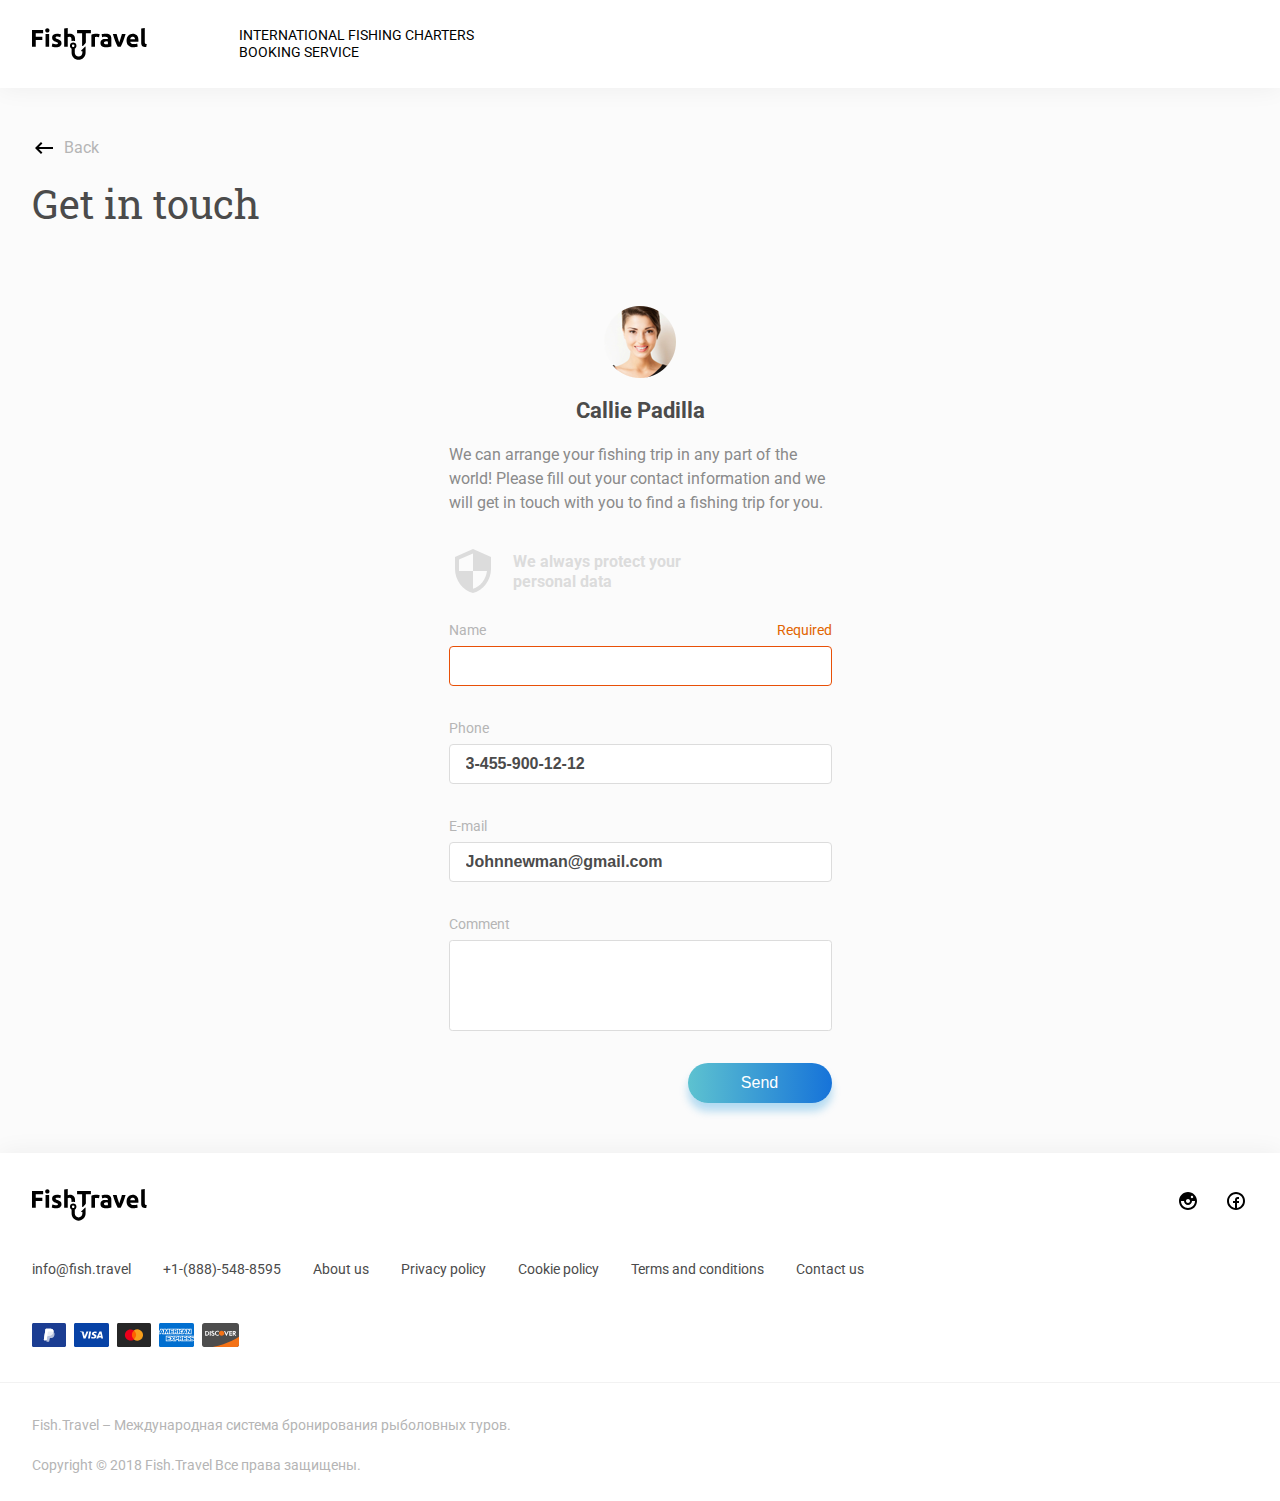
<file: get-in-touch.html>
<!DOCTYPE html>
<html xmlns="http://www.w3.org/1999/xhtml">
<head>
    <meta http-equiv="text/html" charset="utf-8">
    <meta http-equiv="X-UA-Compatible" content="IE=edge">
    <meta name="viewport" content="width=device-width, initial-scale=1">
    <title>Fish.Travel Desktop Get in touch</title>
    <link href="https://fonts.googleapis.com/css?family=Roboto:400,700&display=swap&subset=cyrillic,cyrillic-ext,latin-ext" rel="stylesheet">
    <link href="https://fonts.googleapis.com/css?family=Roboto+Slab:700&display=swap" rel="stylesheet">

    <link rel="stylesheet" type="text/css" href="css/slick.css"/>

    <link rel="stylesheet" type="text/css" href="css/style.min.css"/>
  
</head>
<body>

    <!-- HEADER -->

    <header class="header">
        <div class="container">
            <div class="header__flex">
                <div class="header__logo">
                    <img src="img/footer-logo.svg" alt="">
                    <span class="header__logo-text">INTERNATIONAL FISHING CHARTERS<br>BOOKING SERVICE</span>
                </div>
            </div>
        </div>
    </header>

    <div class="container">

    <!-- PAGE TOP -->

    <section class="top">
        <div class="top__back-with-filter">
            <a href="#" class="top__back">Back</a>
        </div>

        <h2 class="top__title">Get in touch</h2>
    </section>

    <section class="booking">
        <div class="reviews__person booking__git">
            <div class="reviews__ava" style="background-image: url(img/questions.png)"></div>
            <div class="reviews__description">
                <p class="reviews__text reviews__name">Callie Padilla</p>
                <p class="reviews__text">We can arrange your fishing trip in any part of the world! Please fill out your contact information and we will get in touch with you to find a fishing trip for you.</p>
            </div>
        </div>

        <p class="booking__protect">We always protect your<br>personal data</p>

        <div class="form form--top">

            <div class="form__item form__item--error">
                <label class="form__label">Name<span class="form__error">Required</span></label>
                <input type="text" class="form__input" value="">
            </div>
            <div class="form__item">
                <label class="form__label">Phone<span class="form__error"></span></label>
                <input type="text" class="form__input" value="3-455-900-12-12">
            </div>
            <div class="form__item">
                <label class="form__label">E-mail<span class="form__error"></span></label>
                <input type="text" class="form__input" value="Johnnewman@gmail.com">
            </div>
            <div class="form__item">
                <label class="form__label">Comment<span class="form__error"></span></label>
                <textarea class="form__textarea"></textarea>
            </div>

            <div class="card__bottom">
                <button class="button form__button--payment">Send</button>
            </div>
        </div>
    </section>

    </div>

    <!-- FOOTER -->
    <footer class="footer">
        <div class="container">
            <div class="footer__top">
                <div class="footer__logo"><img src="img/footer-logo.svg" alt=""></div>
                <div class="footer__socials">
                    <a href="#" class="footer__soc"><img src="img/inst.svg" alt=""></a>
                    <a href="#" class="footer__soc"><img src="img/facebook.svg" alt=""></a>
                </div>
            </div>
            <ul class="footer__menu">
                <li><a href="#" class="footer__link">info@fish.travel</a></li>
                <li><a href="#" class="footer__link">+1-(888)-548-8595</a></li>
                <li><a href="#" class="footer__link">About us</a></li>
                <li><a href="#" class="footer__link">Privacy policy</a></li>
                <li><a href="#" class="footer__link">Cookie policy</a></li>
                <li><a href="#" class="footer__link">Terms and conditions</a></li>
                <li><a href="#" class="footer__link">Contact us</a></li>
            </ul>
            <div class="footer__payments">
                <img src="img/pay-pal.svg" alt="">
                <img src="img/visa.svg" alt="">
                <img src="img/mastercard.svg" alt="">
                <img src="img/american-express.svg" alt="">
                <img src="img/discover.svg" alt="">
            </div>
        </div>
        <div class="footer__line"></div>
        <div class="container">
            <p class="footer__copyright">Fish.Travel – Международная система бронирования рыболовных туров.<br><br>Copyright © 2018 Fish.Travel Все права защищены.</p>
        </div>
    </footer>
</body>
</html>
</file>
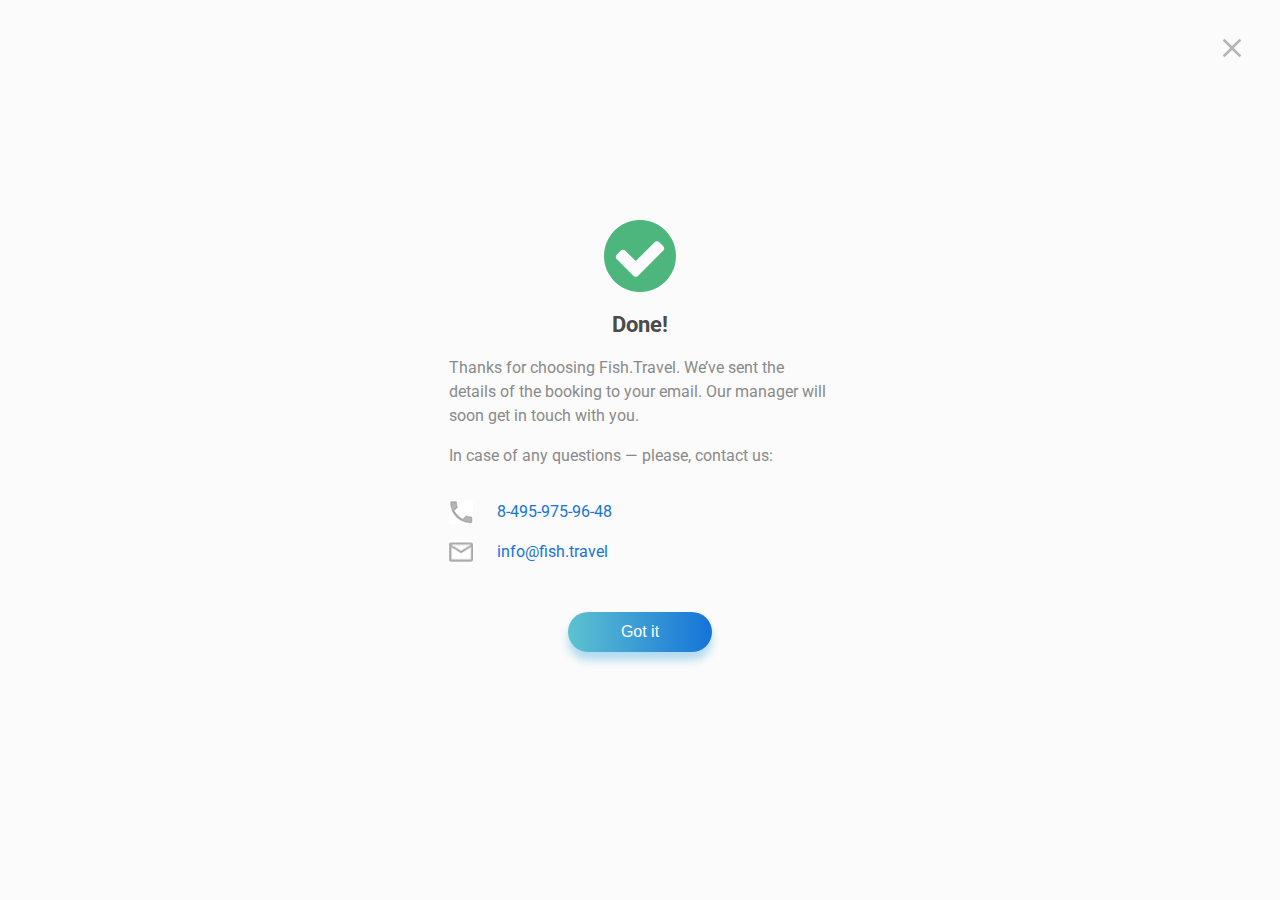
<file: popup-done.html>
<!DOCTYPE html>
<html xmlns="http://www.w3.org/1999/xhtml">
<head>
    <meta http-equiv="text/html" charset="utf-8">
    <meta http-equiv="X-UA-Compatible" content="IE=edge">
    <meta name="viewport" content="width=device-width, initial-scale=1">
    <title>Fish.Travel Desktop Popup Done</title>
    <link href="https://fonts.googleapis.com/css?family=Roboto:400,700&display=swap&subset=cyrillic,cyrillic-ext,latin-ext" rel="stylesheet">
    <link href="https://fonts.googleapis.com/css?family=Roboto+Slab:700&display=swap" rel="stylesheet">

    <link rel="stylesheet" type="text/css" href="css/style.min.css"/>
  
</head>
<body>

    <div class="flex-screen">
        <span class="close"></span>

        <section class="booking">
            <div class="reviews__person booking__git done">
                <div class="reviews__ava" style="background-image: url(img/done-icon.svg)"></div>
                <div class="reviews__description">
                    <p class="reviews__text reviews__name">Done!</p>
                    <p class="reviews__text">Thanks for choosing Fish.Travel. We’ve sent the details of the booking to your email. Our manager will soon get in touch with you.</p>
                    <p class="reviews__text done__text">In case of any questions — please, contact us:</p>
                </div>
            </div>

            <a href="tel:" class="done__link done__link--phone">8-495-975-96-48</a>
            <a href="mailto:" class="done__link done__link--mail">info@fish.travel</a>

            <div class="done__button-wrap">
                <button class="button form__button--payment">Got it</button>
            </div>
        </section>
    </div>

</body>
</html>
</file>
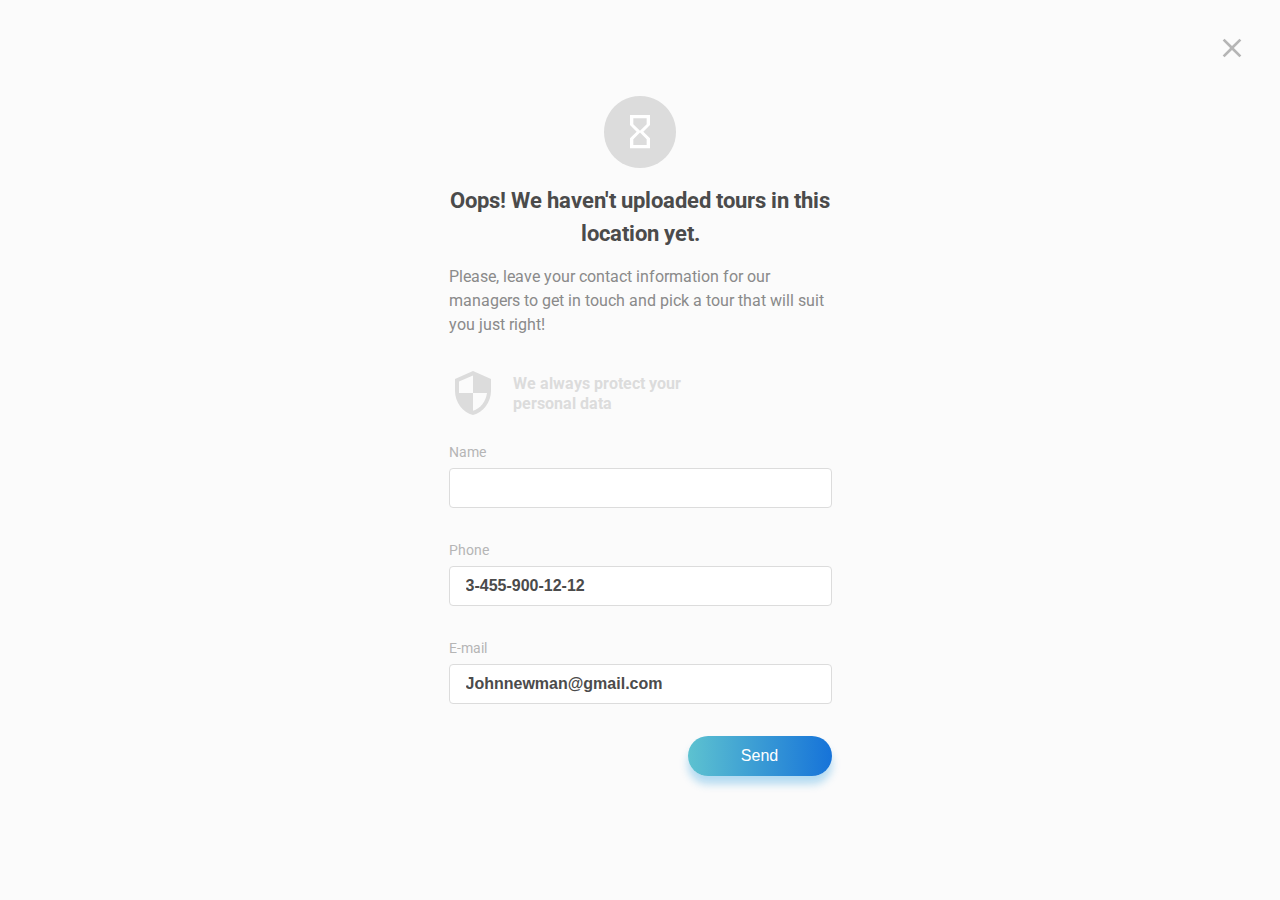
<file: popup-empty.html>
<!DOCTYPE html>
<html xmlns="http://www.w3.org/1999/xhtml">
<head>
    <meta http-equiv="text/html" charset="utf-8">
    <meta http-equiv="X-UA-Compatible" content="IE=edge">
    <meta name="viewport" content="width=device-width, initial-scale=1">
    <title>Fish.Travel Desktop Popup Empty</title>
    <link href="https://fonts.googleapis.com/css?family=Roboto:400,700&display=swap&subset=cyrillic,cyrillic-ext,latin-ext" rel="stylesheet">
    <link href="https://fonts.googleapis.com/css?family=Roboto+Slab:700&display=swap" rel="stylesheet">

    <link rel="stylesheet" type="text/css" href="css/style.min.css"/>
  
</head>
<body>

    <div class="flex-screen">
        <span class="close"></span>

        <section class="booking">
            <div class="reviews__person booking__git">
                <div class="reviews__ava" style="background-image: url(img/time.svg)"></div>
                <div class="reviews__description">
                    <p class="reviews__text reviews__name">Oops! We haven't uploaded tours in this location yet.</p>
                    <p class="reviews__text">Please, leave your contact information for our managers to get in touch and pick a tour that will suit you just right!</p>
                </div>
            </div>

            <p class="booking__protect">We always protect your<br>personal data</p>

            <div class="form form--top">

                <div class="form__item">
                    <label class="form__label">Name<span class="form__error">Required</span></label>
                    <input type="text" class="form__input" value="">
                </div>
                <div class="form__item">
                    <label class="form__label">Phone<span class="form__error"></span></label>
                    <input type="text" class="form__input" value="3-455-900-12-12">
                </div>
                <div class="form__item">
                    <label class="form__label">E-mail<span class="form__error"></span></label>
                    <input type="text" class="form__input" value="Johnnewman@gmail.com">
                </div>

                <div class="card__bottom">
                    <button class="button form__button--payment">Send</button>
                </div>
            </div>
        </section>
    </div>

</body>
</html>
</file>
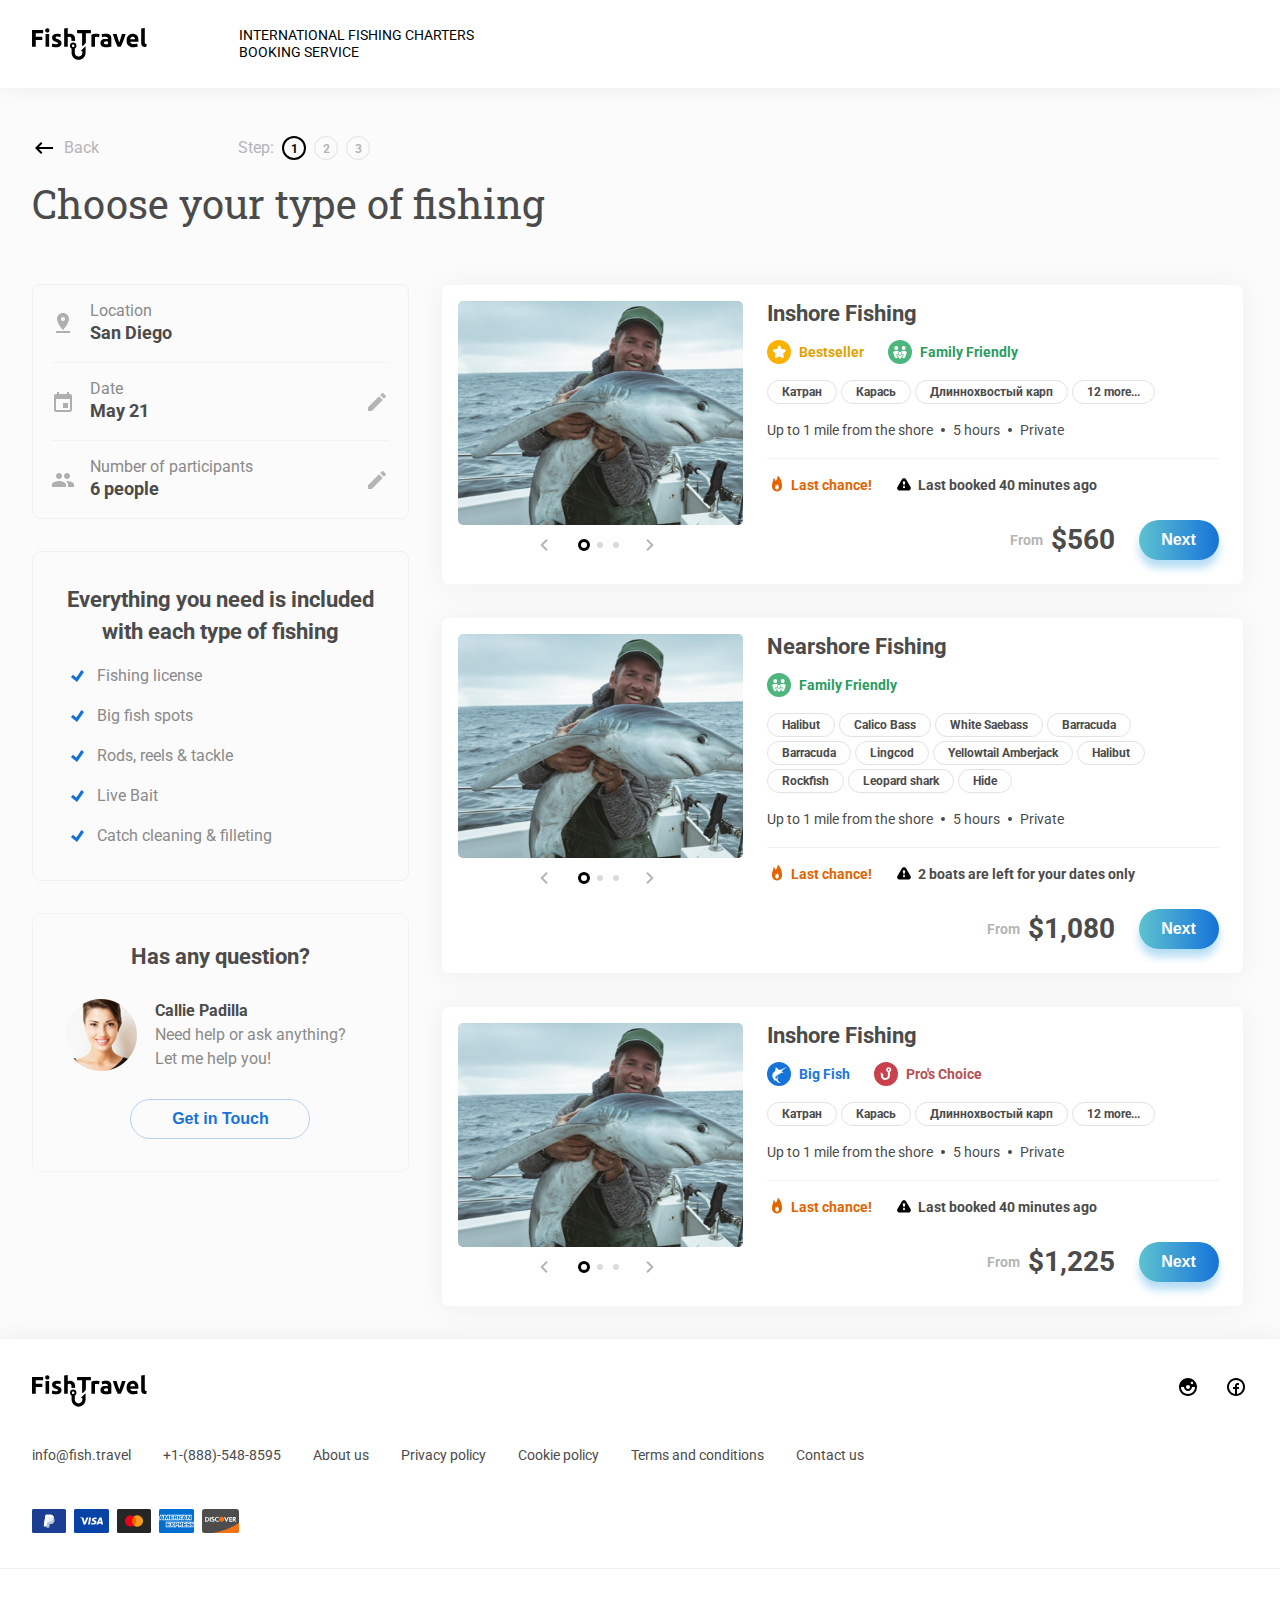
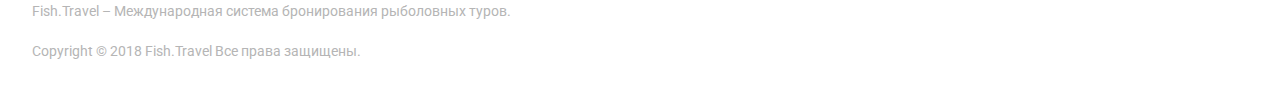
<file: step1.html>
<!DOCTYPE html>
<html xmlns="http://www.w3.org/1999/xhtml">
<head>
    <meta http-equiv="text/html" charset="utf-8">
    <meta http-equiv="X-UA-Compatible" content="IE=edge">
    <meta name="viewport" content="width=device-width, initial-scale=1">
    <title>Fish.Travel Desktop Step 1</title>
    <link href="https://fonts.googleapis.com/css?family=Roboto:400,700&display=swap&subset=cyrillic,cyrillic-ext,latin-ext" rel="stylesheet">
    <link href="https://fonts.googleapis.com/css?family=Roboto+Slab:700&display=swap" rel="stylesheet">

    <link rel="stylesheet" type="text/css" href="css/slick.css"/>

    <link rel="stylesheet" type="text/css" href="css/style.min.css"/>
  
</head>
<body>

    <!-- HEADER -->

    <header class="header">
        <div class="container">
            <div class="header__flex">
                <div class="header__logo">
                    <img src="img/footer-logo.svg" alt="">
                    <span class="header__logo-text">INTERNATIONAL FISHING CHARTERS<br>BOOKING SERVICE</span>
                </div>
            </div>
        </div>
    </header>

    <div class="container">

    <!-- PAGE TOP -->

    <section class="top">
        <div class="top__back-with-filter">
            <a href="#" class="top__back">Back</a>
            <div class="top__steps">
                Step:
                <span class="top__step top__step--current">1</span>
                <span class="top__step">2</span>
                <span class="top__step">3</span>
            </div>
        </div>

        <h2 class="top__title">Choose your type of fishing</h2>
    </section>

    <section class="page">
        <div class="page__left">
            <div class="page__left-block page__left-block--summary">
                <ul class="summary__list">
                    <li class="summary__item">
                        <div class="summary__icon"><img src="img/summary-icon1.svg" alt=""></div>
                        <div class="summary__description">
                            <span class="summary__text">Location</span>
                            <span class="summary__text summary__text--bold">San Diego</span>
                        </div>
                    </li>
                    <li class="summary__item">
                        <div class="summary__icon"><img src="img/summary-icon2.svg" alt=""></div>
                        <div class="summary__description">
                            <span class="summary__text">Date</span>
                            <span class="summary__text summary__text--bold">May 21</span>

                            <span class="summary__edit"></span>
                        </div>
                    </li>
                    <li class="summary__item">
                        <div class="summary__icon"><img src="img/summary-icon4.svg" alt=""></div>
                        <div class="summary__description">
                            <span class="summary__text">Number of participants</span>
                            <span class="summary__text summary__text--bold">6 people</span>

                            <span class="summary__edit"></span>
                        </div>
                    </li>
                </ul>
            </div>

            <div class="page__left-block">
                <p class="page__left-block-title">Everything you need is included with each type of fishing</p>

                <ul class="included-list">
                    <li>Fishing license</li>
                    <li>Big fish spots</li>
                    <li>Rods, reels & tackle</li>
                    <li>Live Bait</li>
                    <li>Catch cleaning & filleting</li>
                </ul>
            </div>

            <div class="questions">
                <p class="questions__title">Has any question?</p>
                <div class="reviews__person">
                    <div class="reviews__ava" style="background-image: url(img/questions.png)"></div>
                    <div class="reviews__description">
                        <p class="reviews__text reviews__name">Callie Padilla</p>
                        <p class="reviews__text">Need help or ask anything?<br>Let me help you!</p>
                    </div>
                </div>
                <button class="questions__button">Get in Touch</button>
            </div>
        </div>
        <div class="page__content">

            <div class="card">
                <div class="card__photos">
                    <div class="card__slider">
                        <div class="card__image" style="background-image: url(img/img.png)"></div>
                        <div class="card__image" style="background-image: url(img/img.png)"></div>
                        <div class="card__image" style="background-image: url(img/img.png)"></div>
                    </div>
                </div>
                <div class="card__content">
                    <div class="card__title">Inshore Fishing</div>
                    <div class="card__awards-wrap">
                        <div class="card__award card__award--bestseller">Bestseller</div>
                        <div class="card__award card__award--family_friendly">Family Friendly</div>
                    </div>
                    <div class="options card__options">
                        <div class="options__item">Катран</div>
                        <div class="options__item">Карась</div>
                        <div class="options__item">Длиннохвостый карп</div>
                        <div class="options__item">12 more...</div>
                    </div>
                    <div class="card__description card__description--no_top_border">
                        <div class="card__text-line">
                            <span class="card__text">Up to 1 mile from the shore</span><span class="card__text card__text--marker">5 hours</span><span class="card__text card__text--marker">Private</span>
                        </div>
                    </div>
                    <div class="card__text-line card__text-line--alone">
                        <span class="card__text card__text--bold card__text--fire">Last chance!</span><span class="card__text card__text--attention card__text--bold">Last booked 40 minutes ago</span>
                    </div>
                    <div class="card__bottom">
                        <p class="card__price">From<span class="card__amount">$560</span></p>
                        <button class="button card__button">Next</button>
                    </div>
                </div>
            </div>

            <div class="card">
                <div class="card__photos">
                    <div class="card__slider">
                        <div class="card__image" style="background-image: url(img/img.png)"></div>
                        <div class="card__image" style="background-image: url(img/img.png)"></div>
                        <div class="card__image" style="background-image: url(img/img.png)"></div>
                    </div>
                </div>
                <div class="card__content">
                    <div class="card__title">Nearshore Fishing</div>
                    <div class="card__awards-wrap">
                        <div class="card__award card__award--family_friendly">Family Friendly</div>
                    </div>
                    <div class="options card__options">
                        <div class="options__item">Halibut</div>
                        <div class="options__item">Calico Bass</div>
                        <div class="options__item">White Saebass</div>
                        <div class="options__item">Barracuda</div>
                        <div class="options__item">Barracuda</div>
                        <div class="options__item">Lingcod</div>
                        <div class="options__item">Yellowtail Amberjack</div>
                        <div class="options__item">Halibut</div>
                        <div class="options__item">Rockfish</div>
                        <div class="options__item">Leopard shark</div>
                        <div class="options__item">Hide</div>
                    </div>
                    <div class="card__description card__description--no_top_border">
                        <div class="card__text-line">
                            <span class="card__text">Up to 1 mile from the shore</span><span class="card__text card__text--marker">5 hours</span><span class="card__text card__text--marker">Private</span>
                        </div>
                    </div>
                    <div class="card__text-line card__text-line--alone">
                        <span class="card__text card__text--bold card__text--fire">Last chance!</span><span class="card__text card__text--attention card__text--bold">2 boats are left for your dates only</span>
                    </div>
                    <div class="card__bottom">
                        <p class="card__price">From<span class="card__amount">$1,080</span></p>
                        <button class="button card__button">Next</button>
                    </div>
                </div>
            </div>
            <div class="card">
                <div class="card__photos">
                    <div class="card__slider">
                        <div class="card__image" style="background-image: url(img/img.png)"></div>
                        <div class="card__image" style="background-image: url(img/img.png)"></div>
                        <div class="card__image" style="background-image: url(img/img.png)"></div>
                    </div>
                </div>
                <div class="card__content">
                    <div class="card__title">Inshore Fishing</div>
                    <div class="card__awards-wrap">
                        <div class="card__award card__award--big_fish">Big Fish</div>
                        <div class="card__award card__award--pro_choice">Pro's Choice</div>
                    </div>
                    <div class="options card__options">
                        <div class="options__item">Катран</div>
                        <div class="options__item">Карась</div>
                        <div class="options__item">Длиннохвостый карп</div>
                        <div class="options__item">12 more...</div>
                    </div>
                    <div class="card__description card__description--no_top_border">
                        <div class="card__text-line">
                            <span class="card__text">Up to 1 mile from the shore</span><span class="card__text card__text--marker">5 hours</span><span class="card__text card__text--marker">Private</span>
                        </div>
                    </div>
                    <div class="card__text-line card__text-line--alone">
                        <span class="card__text card__text--bold card__text--fire">Last chance!</span><span class="card__text card__text--attention card__text--bold">Last booked 40 minutes ago</span>
                    </div>
                    <div class="card__bottom">
                        <p class="card__price">From<span class="card__amount">$1,225</span></p>
                        <button class="button card__button">Next</button>
                    </div>
                </div>
            </div>

        </div>
    </section>

    </div>

    <!-- FOOTER -->
    <footer class="footer">
        <div class="container">
            <div class="footer__top">
                <div class="footer__logo"><img src="img/footer-logo.svg" alt=""></div>
                <div class="footer__socials">
                    <a href="#" class="footer__soc"><img src="img/inst.svg" alt=""></a>
                    <a href="#" class="footer__soc"><img src="img/facebook.svg" alt=""></a>
                </div>
            </div>
            <ul class="footer__menu">
                <li><a href="#" class="footer__link">info@fish.travel</a></li>
                <li><a href="#" class="footer__link">+1-(888)-548-8595</a></li>
                <li><a href="#" class="footer__link">About us</a></li>
                <li><a href="#" class="footer__link">Privacy policy</a></li>
                <li><a href="#" class="footer__link">Cookie policy</a></li>
                <li><a href="#" class="footer__link">Terms and conditions</a></li>
                <li><a href="#" class="footer__link">Contact us</a></li>
            </ul>
            <div class="footer__payments">
                <img src="img/pay-pal.svg" alt="">
                <img src="img/visa.svg" alt="">
                <img src="img/mastercard.svg" alt="">
                <img src="img/american-express.svg" alt="">
                <img src="img/discover.svg" alt="">
            </div>
        </div>
        <div class="footer__line"></div>
        <div class="container">
            <p class="footer__copyright">Fish.Travel – Международная система бронирования рыболовных туров.<br><br>Copyright © 2018 Fish.Travel Все права защищены.</p>
        </div>
    </footer>

    <script src="https://ajax.googleapis.com/ajax/libs/jquery/2.2.3/jquery.min.js"></script>
    <script type="text/javascript" src="js/slick.min.js"></script>
    <script>
        $(document).ready(function() {

            $('.card__slider').slick({
                dots: true,
                arrows: true,
                autoplay: false,
                infinite: false,
                dotsClass: 'slider-dots card__dots',
            });

            const dotsWidth = $('.card__dots').width();
            $('.card .slick-prev').css({marginLeft: -((dotsWidth/2 + 46)/16)+'em'});
            $('.card .slick-next').css({marginLeft: (dotsWidth/2 + 14)/16 + 'em'});
        });
    </script>
</body>
</html>
</file>
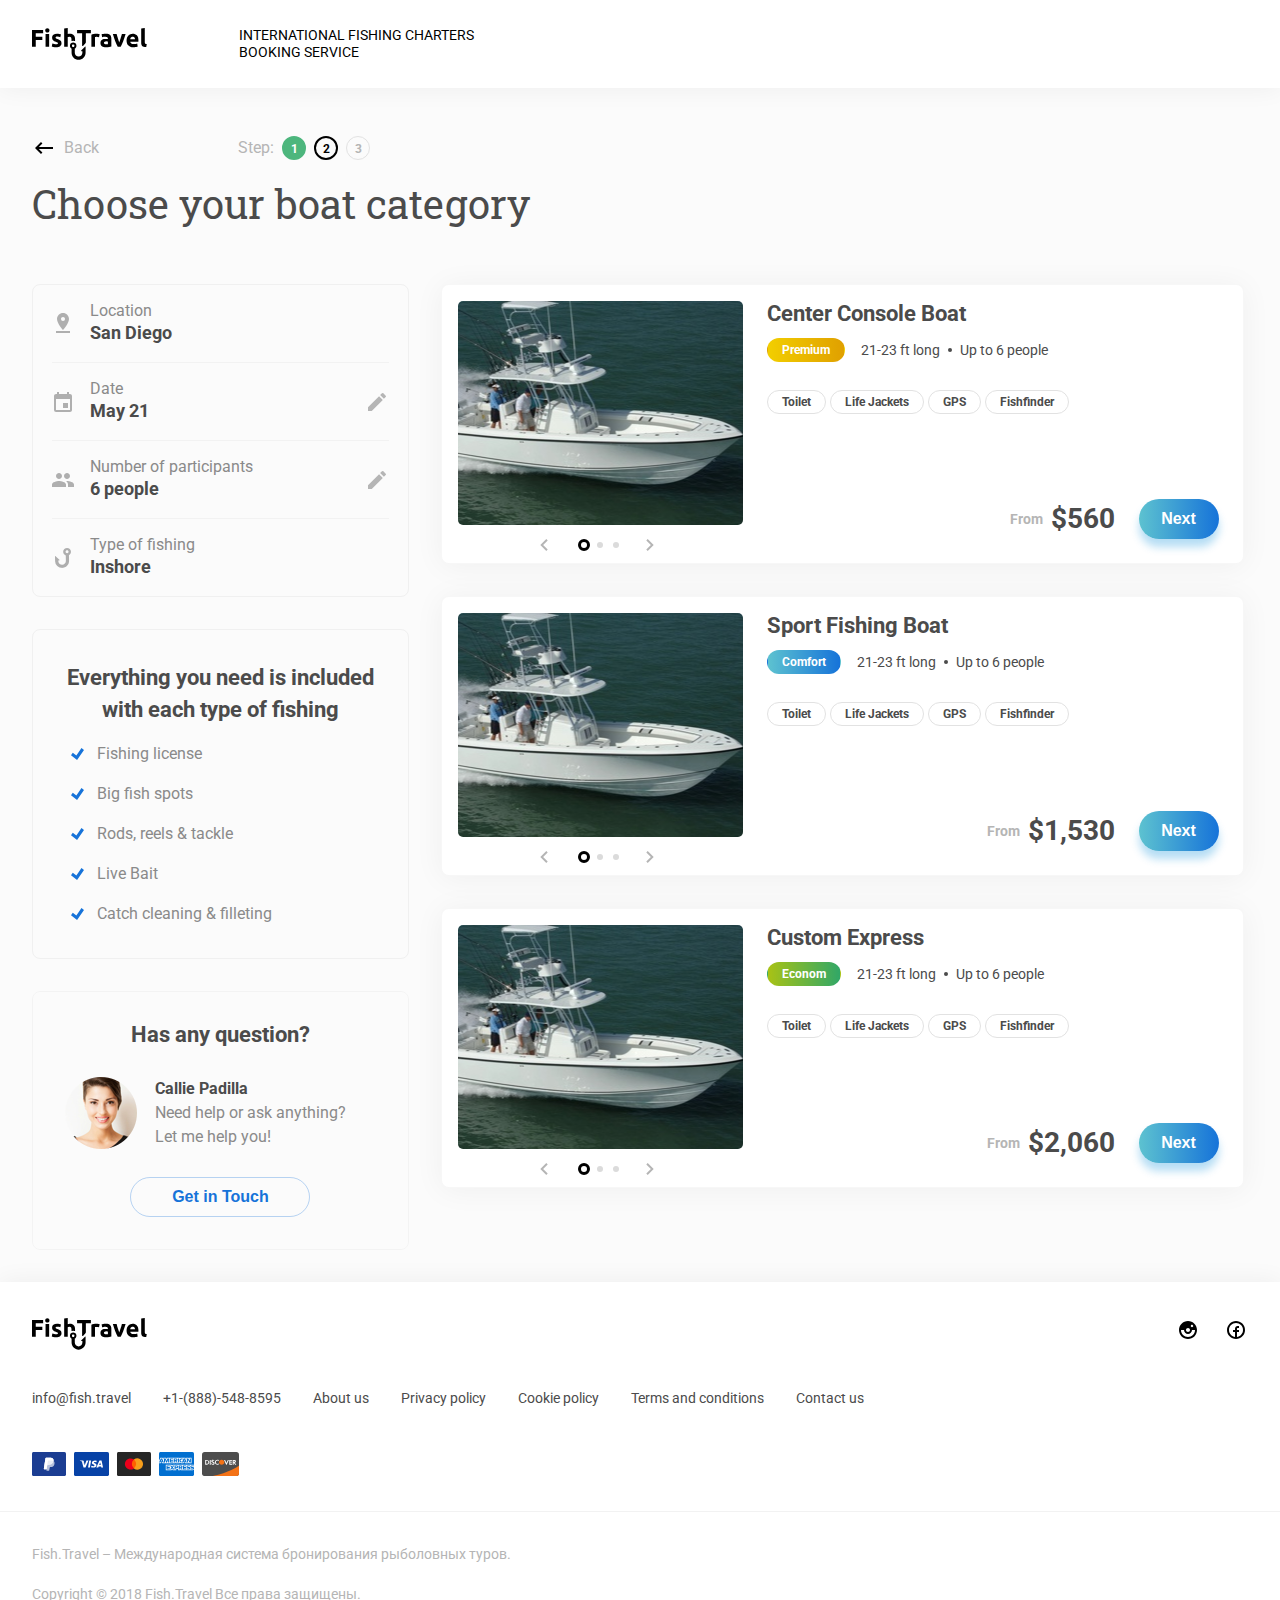
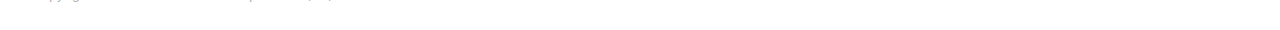
<file: step2.html>
<!DOCTYPE html>
<html xmlns="http://www.w3.org/1999/xhtml">
<head>
    <meta http-equiv="text/html" charset="utf-8">
    <meta http-equiv="X-UA-Compatible" content="IE=edge">
    <meta name="viewport" content="width=device-width, initial-scale=1">
    <title>Fish.Travel Desktop Step 2</title>
    <link href="https://fonts.googleapis.com/css?family=Roboto:400,700&display=swap&subset=cyrillic,cyrillic-ext,latin-ext" rel="stylesheet">
    <link href="https://fonts.googleapis.com/css?family=Roboto+Slab:700&display=swap" rel="stylesheet">

    <link rel="stylesheet" type="text/css" href="css/slick.css"/>

    <link rel="stylesheet" type="text/css" href="css/style.min.css"/>
  
</head>
<body>

    <!-- HEADER -->

    <header class="header">
        <div class="container">
            <div class="header__flex">
                <div class="header__logo">
                    <img src="img/footer-logo.svg" alt="">
                    <span class="header__logo-text">INTERNATIONAL FISHING CHARTERS<br>BOOKING SERVICE</span>
                </div>
            </div>
        </div>
    </header>

    <div class="container">

    <!-- PAGE TOP -->

    <section class="top">
        <div class="top__back-with-filter">
            <a href="#" class="top__back">Back</a>
            <div class="top__steps">
                Step:
                <span class="top__step top__step--done">1</span>
                <span class="top__step top__step--current">2</span>
                <span class="top__step">3</span>
            </div>
        </div>

        <h2 class="top__title">Choose your boat category</h2>
    </section>

    <section class="page">
        <div class="page__left">
            <div class="page__left-block page__left-block--summary">
                <ul class="summary__list">
                    <li class="summary__item">
                        <div class="summary__icon"><img src="img/summary-icon1.svg" alt=""></div>
                        <div class="summary__description">
                            <span class="summary__text">Location</span>
                            <span class="summary__text summary__text--bold">San Diego</span>
                        </div>
                    </li>
                    <li class="summary__item">
                        <div class="summary__icon"><img src="img/summary-icon2.svg" alt=""></div>
                        <div class="summary__description">
                            <span class="summary__text">Date</span>
                            <span class="summary__text summary__text--bold">May 21</span>

                            <span class="summary__edit"></span>
                        </div>
                    </li>
                    <li class="summary__item">
                        <div class="summary__icon"><img src="img/summary-icon4.svg" alt=""></div>
                        <div class="summary__description">
                            <span class="summary__text">Number of participants</span>
                            <span class="summary__text summary__text--bold">6 people</span>

                            <span class="summary__edit"></span>
                        </div>
                    </li>
                    <li class="summary__item">
                        <div class="summary__icon"><img src="img/summary-icon5.svg" alt=""></div>
                        <div class="summary__description">
                            <span class="summary__text">Type of fishing</span>
                            <span class="summary__text summary__text--bold">Inshore</span>
                        </div>
                    </li>
                </ul>
            </div>

            <div class="page__left-block">
                <p class="page__left-block-title">Everything you need is included with each type of fishing</p>

                <ul class="included-list">
                    <li>Fishing license</li>
                    <li>Big fish spots</li>
                    <li>Rods, reels & tackle</li>
                    <li>Live Bait</li>
                    <li>Catch cleaning & filleting</li>
                </ul>
            </div>

            <div class="questions">
                <p class="questions__title">Has any question?</p>
                <div class="reviews__person">
                    <div class="reviews__ava" style="background-image: url(img/questions.png)"></div>
                    <div class="reviews__description">
                        <p class="reviews__text reviews__name">Callie Padilla</p>
                        <p class="reviews__text">Need help or ask anything?<br>Let me help you!</p>
                    </div>
                </div>
                <button class="questions__button">Get in Touch</button>
            </div>
        </div>
        <div class="page__content">

            <div class="card">
                <div class="card__photos">
                    <div class="card__slider">
                        <div class="card__image" style="background-image: url(img/img-boat.jpg)"></div>
                        <div class="card__image" style="background-image: url(img/img-boat.jpg)"></div>
                        <div class="card__image" style="background-image: url(img/img-boat.jpg)"></div>
                    </div>
                </div>
                <div class="card__content card__content--boat">
                    <div class="card__title">Center Console Boat</div>
                    <div class="card__boat-description">
                        <span class="options__item card__boat-status card__boat-status--premium">Premium</span>
                        <span class="card__text card__text--margin_left">21-23 ft long</span>
                        <span class="card__text card__text--marker">Up to 6 people</span>
                    </div>
                    <div class="options card__options">
                        <div class="options__item">Toilet</div>
                        <div class="options__item">Life Jackets</div>
                        <div class="options__item">GPS</div>
                        <div class="options__item">Fishfinder</div>
                    </div>
                    <div class="card__bottom">
                        <p class="card__price">From<span class="card__amount">$560</span></p>
                        <button class="button card__button">Next</button>
                    </div>
                </div>
            </div>
            <div class="card">
                <div class="card__photos">
                    <div class="card__slider">
                        <div class="card__image" style="background-image: url(img/img-boat.jpg)"></div>
                        <div class="card__image" style="background-image: url(img/img-boat.jpg)"></div>
                        <div class="card__image" style="background-image: url(img/img-boat.jpg)"></div>
                    </div>
                </div>
                <div class="card__content card__content--boat">
                    <div class="card__title">Sport Fishing Boat</div>
                    <div class="card__boat-description">
                        <span class="options__item card__boat-status card__boat-status--comfort">Comfort</span>
                        <span class="card__text card__text--margin_left">21-23 ft long</span>
                        <span class="card__text card__text--marker">Up to 6 people</span>
                    </div>
                    <div class="options card__options">
                        <div class="options__item">Toilet</div>
                        <div class="options__item">Life Jackets</div>
                        <div class="options__item">GPS</div>
                        <div class="options__item">Fishfinder</div>
                    </div>
                    <div class="card__bottom">
                        <p class="card__price">From<span class="card__amount">$1,530</span></p>
                        <button class="button card__button">Next</button>
                    </div>
                </div>
            </div>
            <div class="card">
                <div class="card__photos">
                    <div class="card__slider">
                        <div class="card__image" style="background-image: url(img/img-boat.jpg)"></div>
                        <div class="card__image" style="background-image: url(img/img-boat.jpg)"></div>
                        <div class="card__image" style="background-image: url(img/img-boat.jpg)"></div>
                    </div>
                </div>
                <div class="card__content card__content--boat">
                    <div class="card__title">Custom Express</div>
                    <div class="card__boat-description">
                        <span class="options__item card__boat-status card__boat-status--econom">Econom</span>
                        <span class="card__text card__text--margin_left">21-23 ft long</span>
                        <span class="card__text card__text--marker">Up to 6 people</span>
                    </div>
                    <div class="options card__options">
                        <div class="options__item">Toilet</div>
                        <div class="options__item">Life Jackets</div>
                        <div class="options__item">GPS</div>
                        <div class="options__item">Fishfinder</div>
                    </div>
                    <div class="card__bottom">
                        <p class="card__price">From<span class="card__amount">$2,060</span></p>
                        <button class="button card__button">Next</button>
                    </div>
                </div>
            </div>

        </div>
    </section>

    </div>

    <!-- FOOTER -->
    <footer class="footer">
        <div class="container">
            <div class="footer__top">
                <div class="footer__logo"><img src="img/footer-logo.svg" alt=""></div>
                <div class="footer__socials">
                    <a href="#" class="footer__soc"><img src="img/inst.svg" alt=""></a>
                    <a href="#" class="footer__soc"><img src="img/facebook.svg" alt=""></a>
                </div>
            </div>
            <ul class="footer__menu">
                <li><a href="#" class="footer__link">info@fish.travel</a></li>
                <li><a href="#" class="footer__link">+1-(888)-548-8595</a></li>
                <li><a href="#" class="footer__link">About us</a></li>
                <li><a href="#" class="footer__link">Privacy policy</a></li>
                <li><a href="#" class="footer__link">Cookie policy</a></li>
                <li><a href="#" class="footer__link">Terms and conditions</a></li>
                <li><a href="#" class="footer__link">Contact us</a></li>
            </ul>
            <div class="footer__payments">
                <img src="img/pay-pal.svg" alt="">
                <img src="img/visa.svg" alt="">
                <img src="img/mastercard.svg" alt="">
                <img src="img/american-express.svg" alt="">
                <img src="img/discover.svg" alt="">
            </div>
        </div>
        <div class="footer__line"></div>
        <div class="container">
            <p class="footer__copyright">Fish.Travel – Международная система бронирования рыболовных туров.<br><br>Copyright © 2018 Fish.Travel Все права защищены.</p>
        </div>
    </footer>

    <script src="https://ajax.googleapis.com/ajax/libs/jquery/2.2.3/jquery.min.js"></script>
    <script type="text/javascript" src="js/slick.min.js"></script>
    <script>
        $(document).ready(function() {

            $('.card__slider').slick({
                dots: true,
                arrows: true,
                autoplay: false,
                infinite: false,
                dotsClass: 'slider-dots card__dots',
            });

            $('.card__slider').each(function() {
                const dotsWidth = $(this).find('.card__dots').width();
                $(this).find('.slick-prev').css({marginLeft: -((dotsWidth/2 + 46)/16)+'em'});
                $(this).find('.slick-next').css({marginLeft: (dotsWidth/2 + 14)/16 + 'em'});
            });
        });
    </script>
</body>
</html>
</file>
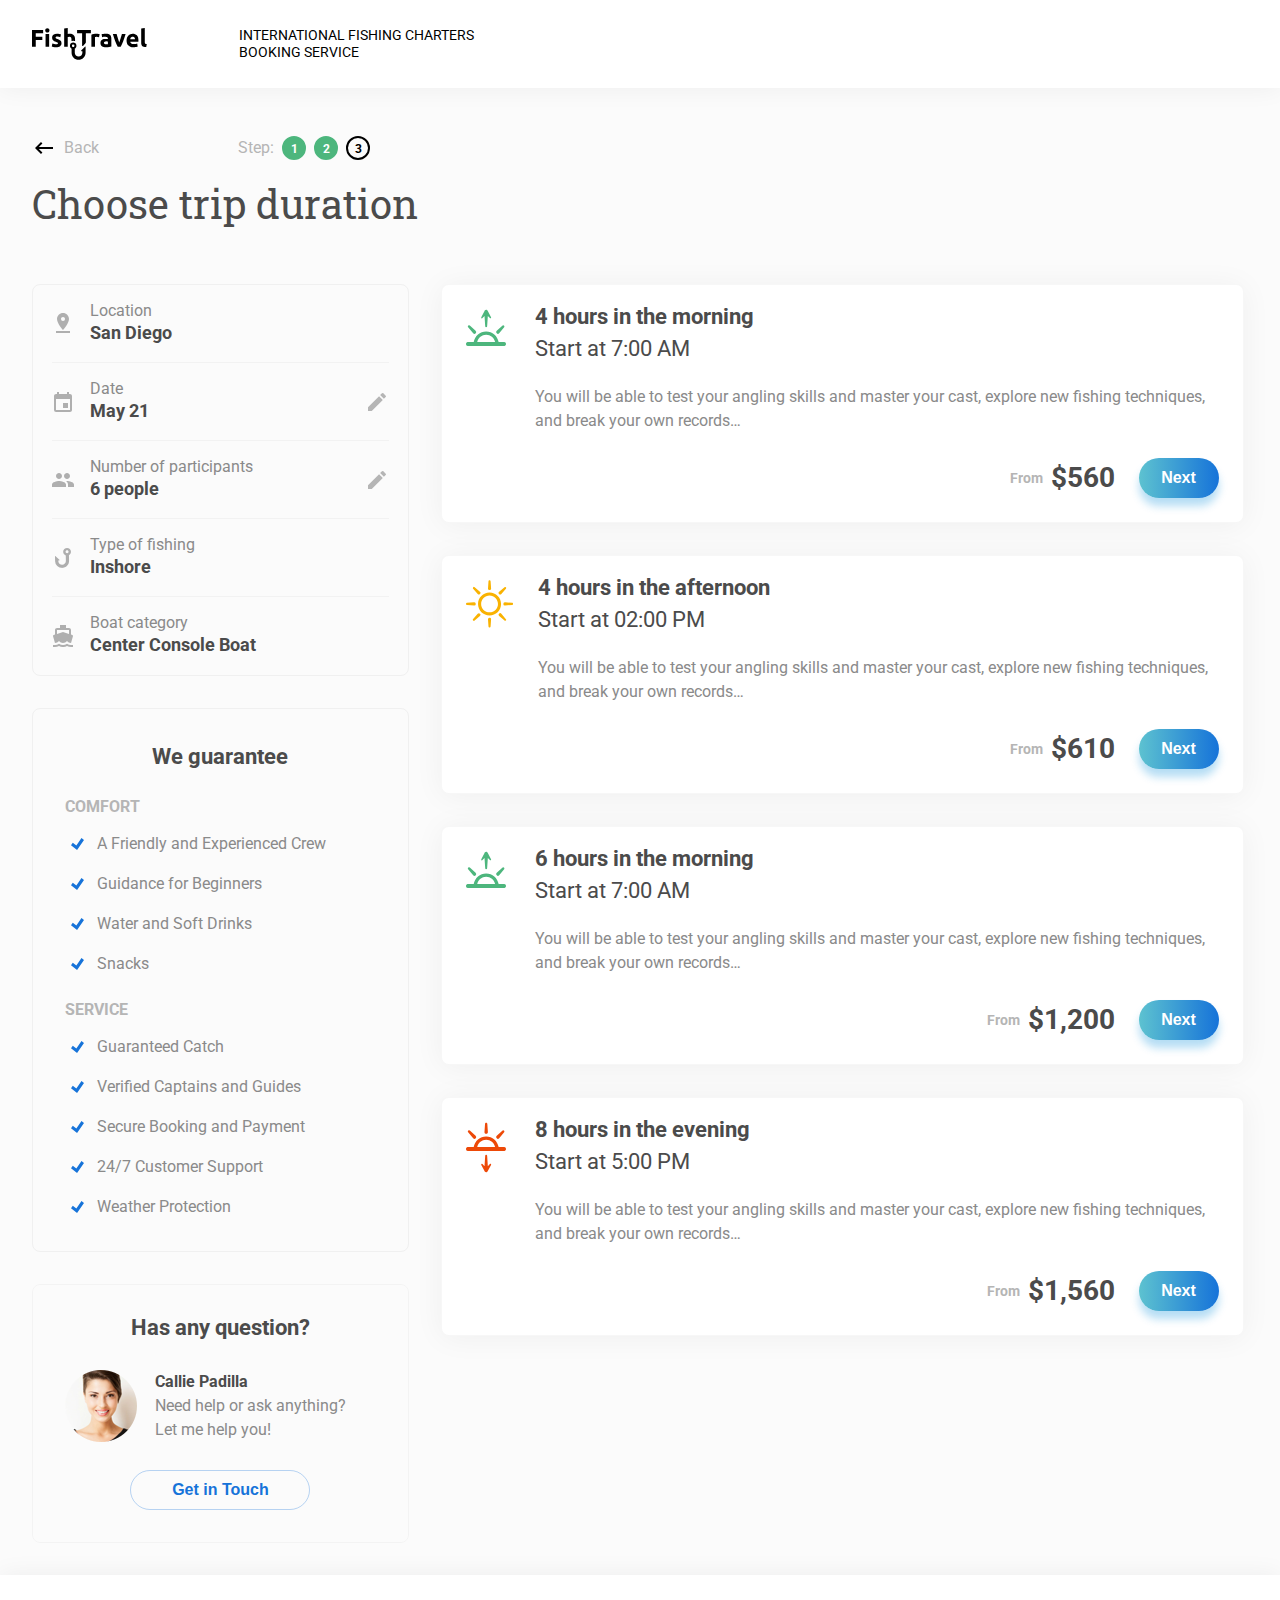
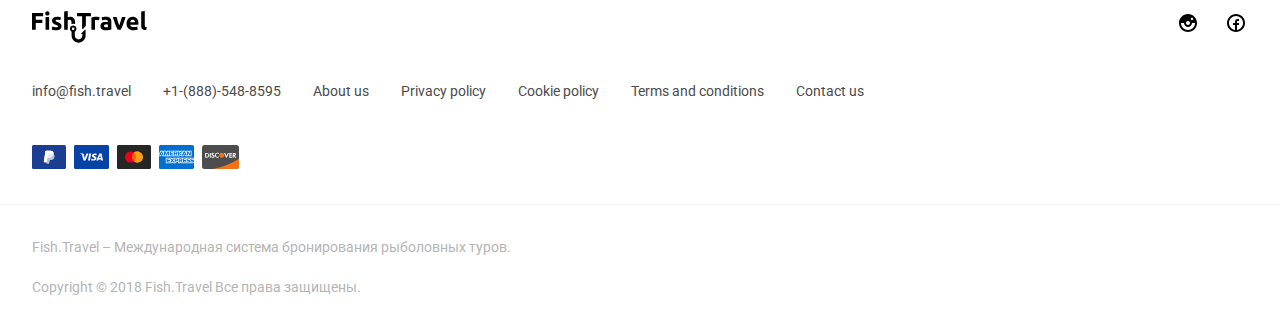
<file: step3.html>
<!DOCTYPE html>
<html xmlns="http://www.w3.org/1999/xhtml">
<head>
    <meta http-equiv="text/html" charset="utf-8">
    <meta http-equiv="X-UA-Compatible" content="IE=edge">
    <meta name="viewport" content="width=device-width, initial-scale=1">
    <title>Fish.Travel Desktop Step 3</title>
    <link href="https://fonts.googleapis.com/css?family=Roboto:400,700&display=swap&subset=cyrillic,cyrillic-ext,latin-ext" rel="stylesheet">
    <link href="https://fonts.googleapis.com/css?family=Roboto+Slab:700&display=swap" rel="stylesheet">

    <link rel="stylesheet" type="text/css" href="css/slick.css"/>

    <link rel="stylesheet" type="text/css" href="css/style.min.css"/>
  
</head>
<body>

    <!-- HEADER -->

    <header class="header">
        <div class="container">
            <div class="header__flex">
                <div class="header__logo">
                    <img src="img/footer-logo.svg" alt="">
                    <span class="header__logo-text">INTERNATIONAL FISHING CHARTERS<br>BOOKING SERVICE</span>
                </div>
            </div>
        </div>
    </header>

    <div class="container">

    <!-- PAGE TOP -->

    <section class="top">
        <div class="top__back-with-filter">
            <a href="#" class="top__back">Back</a>
            <div class="top__steps">
                Step:
                <span class="top__step top__step--done">1</span>
                <span class="top__step top__step--done">2</span>
                <span class="top__step top__step--current">3</span>
            </div>
        </div>

        <h2 class="top__title">Choose trip duration</h2>
    </section>

    <section class="page">
        <div class="page__left">
            <div class="page__left-block page__left-block--summary">
                <ul class="summary__list">
                    <li class="summary__item">
                        <div class="summary__icon"><img src="img/summary-icon1.svg" alt=""></div>
                        <div class="summary__description">
                            <span class="summary__text">Location</span>
                            <span class="summary__text summary__text--bold">San Diego</span>
                        </div>
                    </li>
                    <li class="summary__item">
                        <div class="summary__icon"><img src="img/summary-icon2.svg" alt=""></div>
                        <div class="summary__description">
                            <span class="summary__text">Date</span>
                            <span class="summary__text summary__text--bold">May 21</span>

                            <span class="summary__edit"></span>
                        </div>
                    </li>
                    <li class="summary__item">
                        <div class="summary__icon"><img src="img/summary-icon4.svg" alt=""></div>
                        <div class="summary__description">
                            <span class="summary__text">Number of participants</span>
                            <span class="summary__text summary__text--bold">6 people</span>

                            <span class="summary__edit"></span>
                        </div>
                    </li>
                    <li class="summary__item">
                        <div class="summary__icon"><img src="img/summary-icon5.svg" alt=""></div>
                        <div class="summary__description">
                            <span class="summary__text">Type of fishing</span>
                            <span class="summary__text summary__text--bold">Inshore</span>
                        </div>
                    </li>
                    <li class="summary__item">
                        <div class="summary__icon"><img src="img/summary-icon6.svg" alt=""></div>
                        <div class="summary__description">
                            <span class="summary__text">Boat category</span>
                            <span class="summary__text summary__text--bold">Center Console Boat</span>
                        </div>
                    </li>
                </ul>
            </div>

            <div class="page__left-block">
                <p class="page__left-block-title">We guarantee</p>
                <p class="card__boat-incl-subtitle">Comfort</p>
                <ul class="included-list">
                    <li>A Friendly and Experienced Crew</li>
                    <li>Guidance for Beginners</li>
                    <li>Water and Soft Drinks</li>
                    <li>Snacks</li>
                </ul>
                <p class="card__boat-incl-subtitle">Service</p>
                <ul class="included-list">
                    <li>Guaranteed Catch</li>
                    <li>Verified Captains and Guides</li>
                    <li>Secure Booking and Payment</li>
                    <li>24/7 Customer Support</li>
                    <li>Weather Protection</li>
                </ul>
            </div>

            <div class="questions">
                <p class="questions__title">Has any question?</p>
                <div class="reviews__person">
                    <div class="reviews__ava" style="background-image: url(img/questions.png)"></div>
                    <div class="reviews__description">
                        <p class="reviews__text reviews__name">Callie Padilla</p>
                        <p class="reviews__text">Need help or ask anything?<br>Let me help you!</p>
                    </div>
                </div>
                <button class="questions__button">Get in Touch</button>
            </div>
        </div>
        <div class="page__content">

            <div class="card card--time">
                <div class="card__time-icon">
                    <img src="img/sunrise.svg" alt="">
                </div>
                <div class="card__content">
                    <p class="card__time">4 hours in the morning</p>
                    <p class="card__time-start">Start at 7:00 AM</p>
                    <p class="card__time-text">You will be able to test your angling skills and master your cast, explore new fishing techniques, and break your own records…</p>
                    <div class="card__bottom">
                        <p class="card__price">From<span class="card__amount">$560</span></p>
                        <button class="button card__button">Next</button>
                    </div>
                </div>
            </div>
            <div class="card card--time">
                <div class="card__time-icon">
                    <img src="img/sun.svg" alt="">
                </div>
                <div class="card__content">
                    <p class="card__time">4 hours in the afternoon</p>
                    <p class="card__time-start">Start at 02:00 PM</p>
                    <p class="card__time-text">You will be able to test your angling skills and master your cast, explore new fishing techniques, and break your own records…</p>
                    <div class="card__bottom">
                        <p class="card__price">From<span class="card__amount">$610</span></p>
                        <button class="button card__button">Next</button>
                    </div>
                </div>
            </div>
            <div class="card card--time">
                <div class="card__time-icon">
                    <img src="img/sunrise.svg" alt="">
                </div>
                <div class="card__content">
                    <p class="card__time">6 hours in the morning</p>
                    <p class="card__time-start">Start at 7:00 AM</p>
                    <p class="card__time-text">You will be able to test your angling skills and master your cast, explore new fishing techniques, and break your own records…</p>
                    <div class="card__bottom">
                        <p class="card__price">From<span class="card__amount">$1,200</span></p>
                        <button class="button card__button">Next</button>
                    </div>
                </div>
            </div>
            <div class="card card--time">
                <div class="card__time-icon">
                    <img src="img/sunset.svg" alt="">
                </div>
                <div class="card__content">
                    <p class="card__time">8 hours in the evening</p>
                    <p class="card__time-start">Start at 5:00 PM</p>
                    <p class="card__time-text">You will be able to test your angling skills and master your cast, explore new fishing techniques, and break your own records…</p>
                    <div class="card__bottom">
                        <p class="card__price">From<span class="card__amount">$1,560</span></p>
                        <button class="button card__button">Next</button>
                    </div>
                </div>
            </div>

        </div>
    </section>

    </div>

    <!-- FOOTER -->
    <footer class="footer">
        <div class="container">
            <div class="footer__top">
                <div class="footer__logo"><img src="img/footer-logo.svg" alt=""></div>
                <div class="footer__socials">
                    <a href="#" class="footer__soc"><img src="img/inst.svg" alt=""></a>
                    <a href="#" class="footer__soc"><img src="img/facebook.svg" alt=""></a>
                </div>
            </div>
            <ul class="footer__menu">
                <li><a href="#" class="footer__link">info@fish.travel</a></li>
                <li><a href="#" class="footer__link">+1-(888)-548-8595</a></li>
                <li><a href="#" class="footer__link">About us</a></li>
                <li><a href="#" class="footer__link">Privacy policy</a></li>
                <li><a href="#" class="footer__link">Cookie policy</a></li>
                <li><a href="#" class="footer__link">Terms and conditions</a></li>
                <li><a href="#" class="footer__link">Contact us</a></li>
            </ul>
            <div class="footer__payments">
                <img src="img/pay-pal.svg" alt="">
                <img src="img/visa.svg" alt="">
                <img src="img/mastercard.svg" alt="">
                <img src="img/american-express.svg" alt="">
                <img src="img/discover.svg" alt="">
            </div>
        </div>
        <div class="footer__line"></div>
        <div class="container">
            <p class="footer__copyright">Fish.Travel – Международная система бронирования рыболовных туров.<br><br>Copyright © 2018 Fish.Travel Все права защищены.</p>
        </div>
    </footer>

    <script src="https://ajax.googleapis.com/ajax/libs/jquery/2.2.3/jquery.min.js"></script>
</body>
</html>
</file>
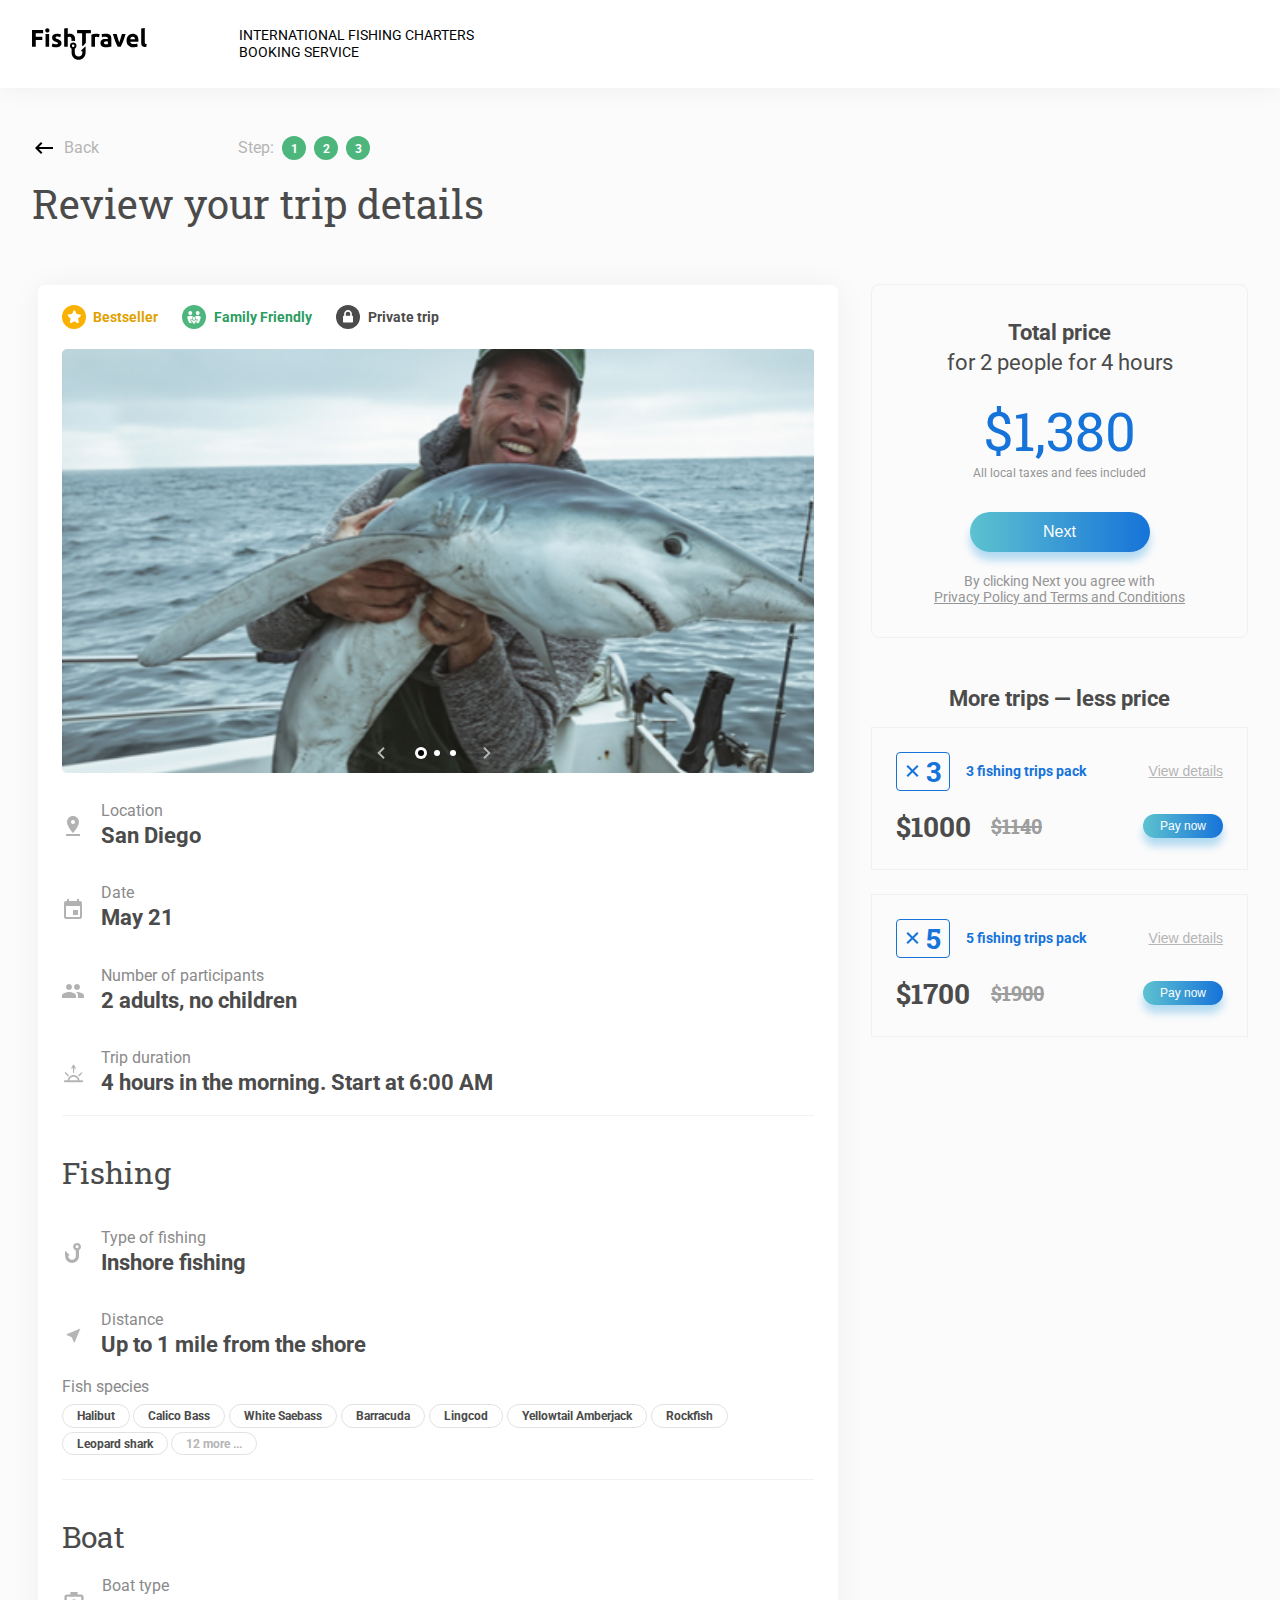
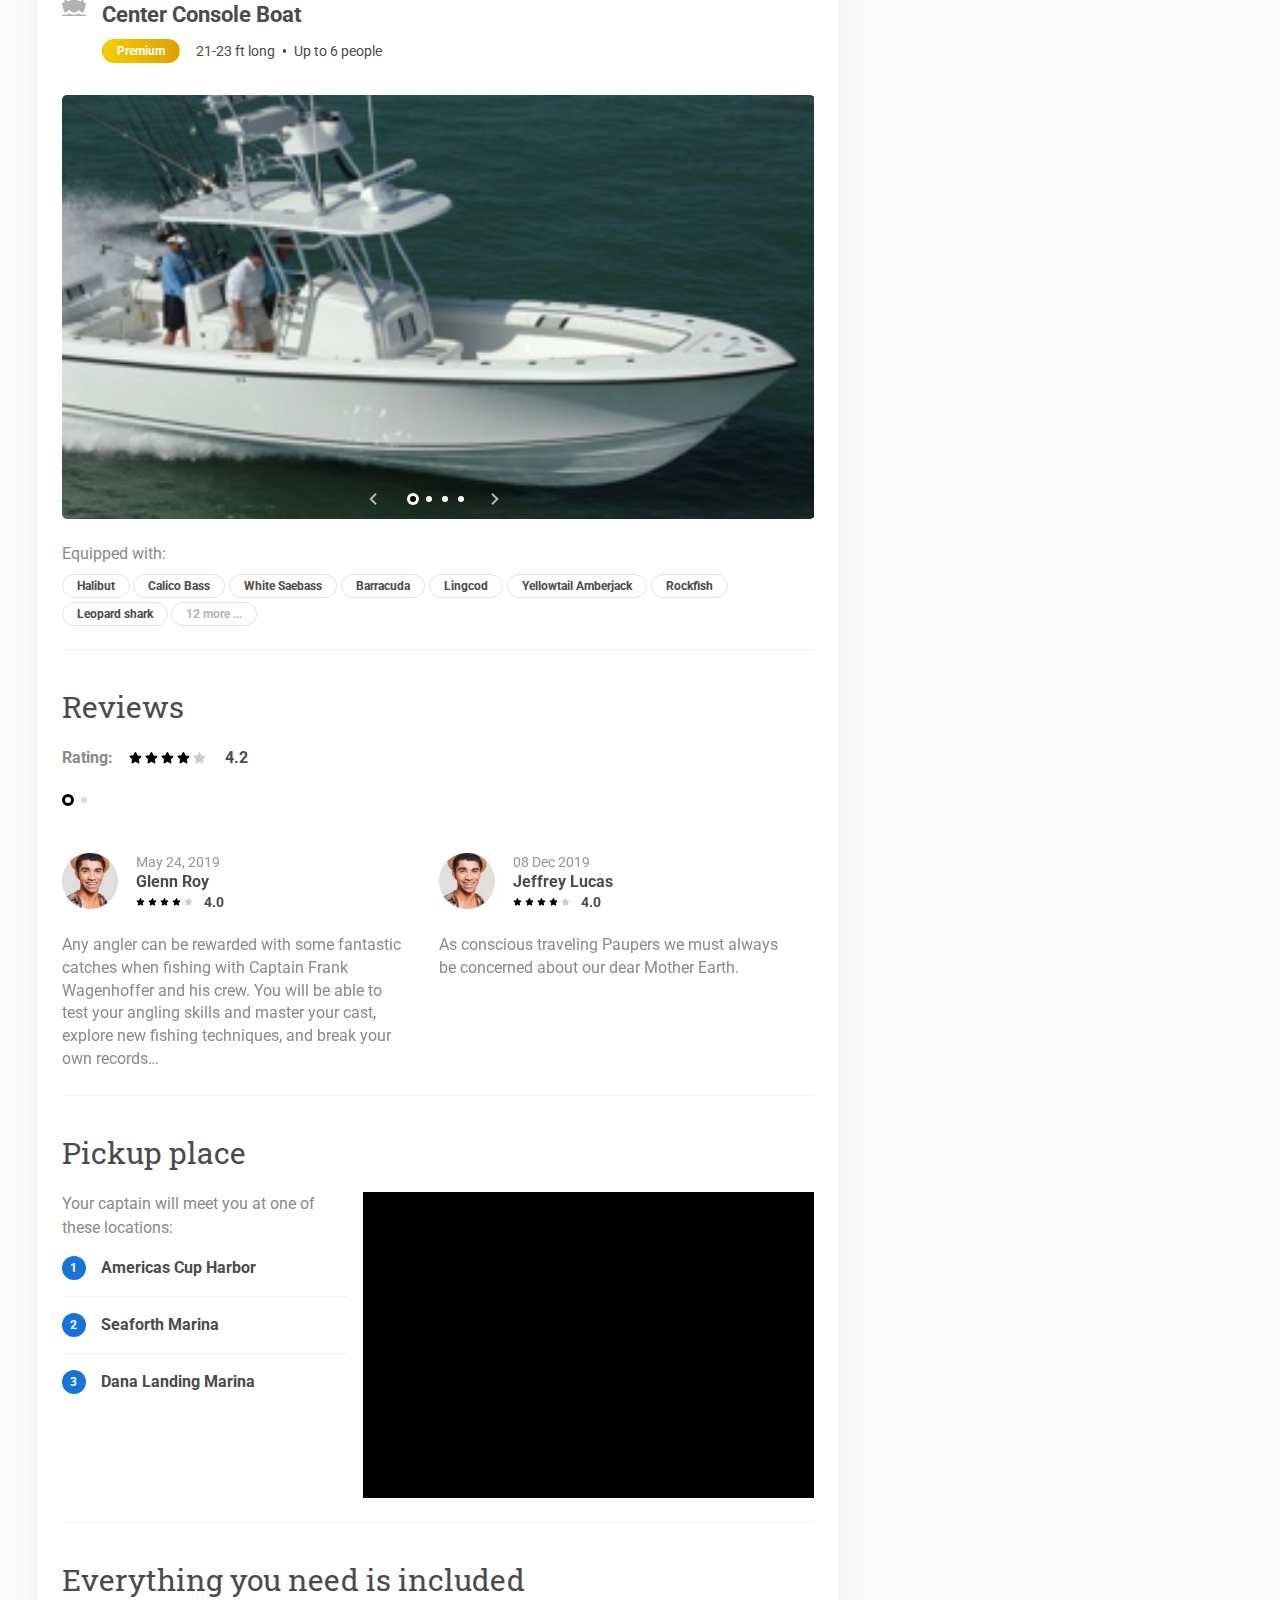
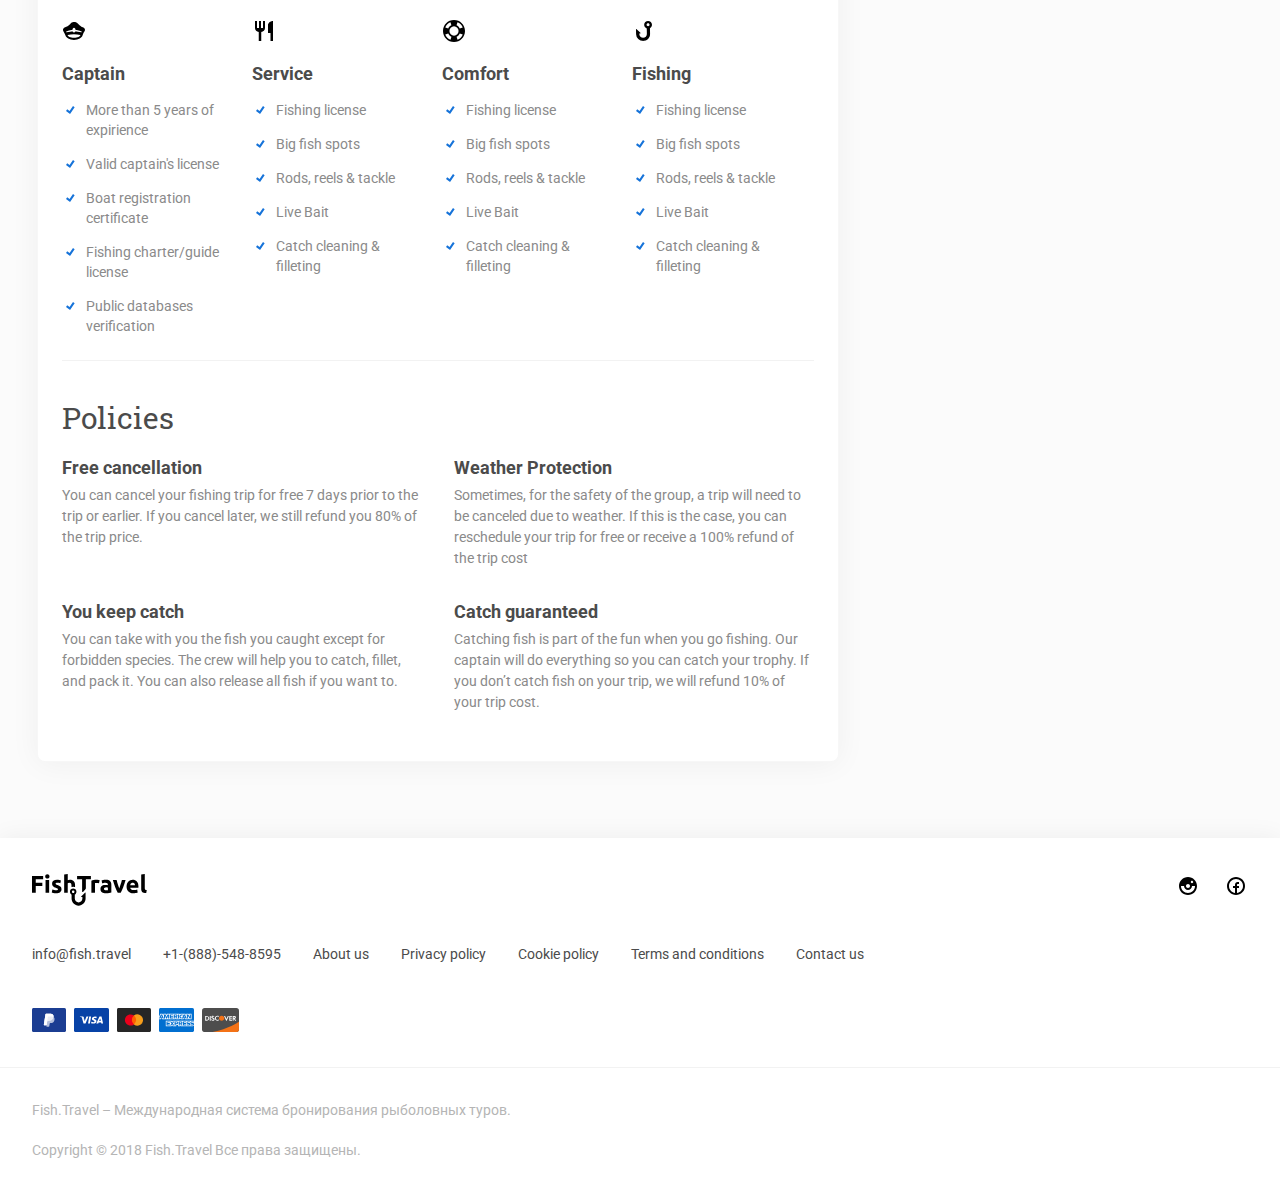
<file: summary.html>
<!DOCTYPE html>
<html xmlns="http://www.w3.org/1999/xhtml">
<head>
    <meta http-equiv="text/html" charset="utf-8">
    <meta http-equiv="X-UA-Compatible" content="IE=edge">
    <meta name="viewport" content="width=device-width, initial-scale=1">
    <title>Fish.Travel Desktop Summary</title>
    <link href="https://fonts.googleapis.com/css?family=Roboto:400,700&display=swap&subset=cyrillic,cyrillic-ext,latin-ext" rel="stylesheet">
    <link href="https://fonts.googleapis.com/css?family=Roboto+Slab:700&display=swap" rel="stylesheet">

    <link rel="stylesheet" type="text/css" href="css/slick.css"/>

    <link rel="stylesheet" type="text/css" href="css/style.min.css"/>
  
</head>
<body>

    <!-- HEADER -->

    <header class="header">
        <div class="container">
            <div class="header__flex">
                <div class="header__logo">
                    <img src="img/footer-logo.svg" alt="">
                    <span class="header__logo-text">INTERNATIONAL FISHING CHARTERS<br>BOOKING SERVICE</span>
                </div>
            </div>
        </div>
    </header>

    <div class="container">

    <!-- PAGE TOP -->

    <section class="top">
        <div class="top__back-with-filter">
            <a href="#" class="top__back">Back</a>
            <div class="top__steps">
                Step:
                <span class="top__step top__step--done">1</span>
                <span class="top__step top__step--done">2</span>
                <span class="top__step top__step--done">3</span>
            </div>
        </div>

        <h2 class="top__title">Review your trip details</h2>
    </section>

    <section class="page page--summary">
        <div class="page__left">
            <div class="page__left-block">
                <p class="page__left-block-title">Total price</p>
                <p class="summary__new-bot-top">for 2 people for 4 hours</p>
                <p class="summary__new-bot-price">$1,380</p>
                <p class="summary__new-bot-note">All local taxes and fees included</p>
                <button class="button summary__new-bot-button">Next</button>
                <p class="summary__new-bot-policy">
                    By сlicking Next you agree with<br>
                    <a href="#" >Privacy Policy and Terms and Conditions</a>
                </p>
            </div>

            <div class="sale">
                <p class="sale__title">More trips — less price</p>

                <div class="sale__block">
                    <div class="sale__flex">
                        <div class="sale__num">3</div>
                        <div class="sale__name">3 fishing trips pack</div>
                        <button class="sale__details">View details</button>
                    </div>
                    <div class="sale__flex">
                        <div class="sale__price">$1000</div>
                        <div class="sale__old-price">$1140</div>
                        <button class="button sale__button">Pay now</button>
                    </div>
                </div>

                <div class="sale__block">
                    <div class="sale__flex">
                        <div class="sale__num">5</div>
                        <div class="sale__name">5 fishing trips pack</div>
                        <button class="sale__details">View details</button>
                    </div>
                    <div class="sale__flex">
                        <div class="sale__price">$1700</div>
                        <div class="sale__old-price">$1900</div>
                        <button class="button sale__button">Pay now</button>
                    </div>
                </div>
            </div>
        </div>
        <div class="page__content">

            <div class="summary">
                <div class="card__awards-wrap">
                    <div class="card__award card__award--bestseller">Bestseller</div>
                    <div class="card__award card__award--family_friendly">Family Friendly</div>
                    <div class="card__award card__award--private">Private trip</div>
                </div>
                <div class="summary__photos">
                    <div class="card__slider">
                        <div class="card__image" style="background-image: url(img/img.png)"></div>
                        <div class="card__image" style="background-image: url(img/img.png)"></div>
                        <div class="card__image" style="background-image: url(img/img.png)"></div>
                    </div>
                </div>
                <ul class="summary__list summary__list--full">
                    <li class="summary__item">
                        <div class="summary__icon"><img src="img/summary-icon1.svg" alt=""></div>
                        <div class="summary__description">
                            <span class="summary__text">Location</span>
                            <span class="summary__text summary__text--bold">San Diego</span>
                        </div>
                    </li>
                    <li class="summary__item">
                        <div class="summary__icon"><img src="img/summary-icon2.svg" alt=""></div>
                        <div class="summary__description">
                            <span class="summary__text">Date</span>
                            <span class="summary__text summary__text--bold">May 21</span>
                        </div>
                    </li>
                    <li class="summary__item">
                        <div class="summary__icon"><img src="img/summary-icon4.svg" alt=""></div>
                        <div class="summary__description">
                            <span class="summary__text">Number of participants</span>
                            <span class="summary__text summary__text--bold">2 adults, no children</span>
                        </div>
                    </li>
                    <li class="summary__item">
                        <div class="summary__icon"><img src="img/summary-icon3-1.svg" alt=""></div>
                        <div class="summary__description">
                            <span class="summary__text">Trip duration</span>
                            <span class="summary__text summary__text--bold">4 hours in the morning. Start at 6:00 AM</span>
                        </div>
                    </li>
                </ul>

                <div class="summary__title">Fishing</div>

                <ul class="summary__list summary__list--full summary__list--no_top">
                    <li class="summary__item">
                        <div class="summary__icon"><img src="img/summary-icon5.svg" alt=""></div>
                        <div class="summary__description">
                            <span class="summary__text">Type of fishing</span>
                            <span class="summary__text summary__text--bold">Inshore fishing</span>
                        </div>
                    </li>
                    <li class="summary__item">
                        <div class="summary__icon"><img src="img/summary-icon8.svg" alt=""></div>
                        <div class="summary__description">
                            <span class="summary__text">Distance</span>
                            <span class="summary__text summary__text--bold">Up to 1 mile from the shore</span>
                        </div>
                    </li>
                </ul>

                <div class="summary__block">
                    <p class="summary__text">Fish species</p>
                    <div class="summary__options">
                        <span class="options__item">Halibut</span>
                        <span class="options__item">Calico Bass</span>
                        <span class="options__item">White Saebass</span>
                        <span class="options__item">Barracuda</span>
                        <span class="options__item">Lingcod</span>
                        <span class="options__item">Yellowtail Amberjack</span>
                        <span class="options__item">Rockfish</span>
                        <span class="options__item">Leopard shark</span>
                        <span class="options__item options__item--more">12 more ...</span>
                    </div>
                </div>

                <div class="summary__title">Boat</div>

                <div class="card__boat-type">
                    <div class="card__boat-name">
                        Boat type
                        <div class="card__title">Center Console Boat</div>
                        <div class="card__boat-description">
                            <span class="options__item card__boat-status card__boat-status--premium">Premium</span>
                            <span class="card__text card__text--margin_left">21-23 ft long</span>
                            <span class="card__text card__text--marker">Up to 6 people</span>
                        </div>
                    </div>
                </div>

                <div class="summary__photos">
                    <div class="card__slider">
                        <div class="card__image" style="background-image: url(img/img-boat.jpg)"></div>
                        <div class="card__image" style="background-image: url(img/img-boat.jpg)"></div>
                        <div class="card__image" style="background-image: url(img/img-boat.jpg)"></div>
                        <div class="card__image" style="background-image: url(img/img-boat.jpg)"></div>
                    </div>
                </div>

                <div class="summary__included summary__included--no_flex">
                    <span class="summary__included-title">Equipped with:</span>
                    <div class="summary__options">
                        <span class="options__item">Halibut</span>
                        <span class="options__item">Calico Bass</span>
                        <span class="options__item">White Saebass</span>
                        <span class="options__item">Barracuda</span>
                        <span class="options__item">Lingcod</span>
                        <span class="options__item">Yellowtail Amberjack</span>
                        <span class="options__item">Rockfish</span>
                        <span class="options__item">Leopard shark</span>
                        <span class="options__item options__item--more">12 more ...</span>
                    </div>
                </div>

                <div class="summary__title">Reviews</div>

                <div class="summary__stars">
                    <span class="summary__included-title reviews__stars-title">Rating:</span>
                    <div class="reviews__stars reviews__stars--big">
                        <svg xmlns="http://www.w3.org/2000/svg" width="13" height="12" viewBox="0 0 14 13" class="reviews__star reviews__star--full">
                            <path fill="#000" fill-rule="nonzero" d="M.862 5.687l2.483 2.258-.69 3.147c-.069.41.07.821.414 1.026a.787.787 0 0 0 .552.206c.138 0 .276 0 .413-.069 0 0 .07 0 .07-.068l2.827-1.574 2.828 1.574s.069 0 .069.068c.344.137.758.137 1.034-.068.345-.206.483-.616.414-1.027l-.69-3.147c.276-.205.69-.616 1.104-1.026L13 5.824l.069-.069a.95.95 0 0 0 .207-1.026c-.138-.342-.414-.616-.828-.684h-.069l-3.241-.342L7.828.76s0-.068-.07-.068C7.69.213 7.346.008 7 .008c-.345 0-.69.205-.897.547 0 0 0 .069-.069.069l-1.31 2.942-3.241.342h-.07c-.344.068-.689.342-.827.684-.069.41 0 .821.276 1.095z"/>
                        </svg>
                        <svg xmlns="http://www.w3.org/2000/svg" width="13" height="12" viewBox="0 0 14 13" class="reviews__star reviews__star--full">
                            <path fill="#000" fill-rule="nonzero" d="M.862 5.687l2.483 2.258-.69 3.147c-.069.41.07.821.414 1.026a.787.787 0 0 0 .552.206c.138 0 .276 0 .413-.069 0 0 .07 0 .07-.068l2.827-1.574 2.828 1.574s.069 0 .069.068c.344.137.758.137 1.034-.068.345-.206.483-.616.414-1.027l-.69-3.147c.276-.205.69-.616 1.104-1.026L13 5.824l.069-.069a.95.95 0 0 0 .207-1.026c-.138-.342-.414-.616-.828-.684h-.069l-3.241-.342L7.828.76s0-.068-.07-.068C7.69.213 7.346.008 7 .008c-.345 0-.69.205-.897.547 0 0 0 .069-.069.069l-1.31 2.942-3.241.342h-.07c-.344.068-.689.342-.827.684-.069.41 0 .821.276 1.095z"/>
                        </svg>
                        <svg xmlns="http://www.w3.org/2000/svg" width="13" height="12" viewBox="0 0 14 13" class="reviews__star reviews__star--full">
                            <path fill="#000" fill-rule="nonzero" d="M.862 5.687l2.483 2.258-.69 3.147c-.069.41.07.821.414 1.026a.787.787 0 0 0 .552.206c.138 0 .276 0 .413-.069 0 0 .07 0 .07-.068l2.827-1.574 2.828 1.574s.069 0 .069.068c.344.137.758.137 1.034-.068.345-.206.483-.616.414-1.027l-.69-3.147c.276-.205.69-.616 1.104-1.026L13 5.824l.069-.069a.95.95 0 0 0 .207-1.026c-.138-.342-.414-.616-.828-.684h-.069l-3.241-.342L7.828.76s0-.068-.07-.068C7.69.213 7.346.008 7 .008c-.345 0-.69.205-.897.547 0 0 0 .069-.069.069l-1.31 2.942-3.241.342h-.07c-.344.068-.689.342-.827.684-.069.41 0 .821.276 1.095z"/>
                        </svg>
                        <svg xmlns="http://www.w3.org/2000/svg" width="13" height="12" viewBox="0 0 14 13" class="reviews__star reviews__star--full">
                            <path fill="#000" fill-rule="nonzero" d="M.862 5.687l2.483 2.258-.69 3.147c-.069.41.07.821.414 1.026a.787.787 0 0 0 .552.206c.138 0 .276 0 .413-.069 0 0 .07 0 .07-.068l2.827-1.574 2.828 1.574s.069 0 .069.068c.344.137.758.137 1.034-.068.345-.206.483-.616.414-1.027l-.69-3.147c.276-.205.69-.616 1.104-1.026L13 5.824l.069-.069a.95.95 0 0 0 .207-1.026c-.138-.342-.414-.616-.828-.684h-.069l-3.241-.342L7.828.76s0-.068-.07-.068C7.69.213 7.346.008 7 .008c-.345 0-.69.205-.897.547 0 0 0 .069-.069.069l-1.31 2.942-3.241.342h-.07c-.344.068-.689.342-.827.684-.069.41 0 .821.276 1.095z"/>
                        </svg>
                        <svg xmlns="http://www.w3.org/2000/svg" width="13" height="12" viewBox="0 0 14 13" class="reviews__star">
                            <path fill="#000" fill-rule="nonzero" d="M.862 5.687l2.483 2.258-.69 3.147c-.069.41.07.821.414 1.026a.787.787 0 0 0 .552.206c.138 0 .276 0 .413-.069 0 0 .07 0 .07-.068l2.827-1.574 2.828 1.574s.069 0 .069.068c.344.137.758.137 1.034-.068.345-.206.483-.616.414-1.027l-.69-3.147c.276-.205.69-.616 1.104-1.026L13 5.824l.069-.069a.95.95 0 0 0 .207-1.026c-.138-.342-.414-.616-.828-.684h-.069l-3.241-.342L7.828.76s0-.068-.07-.068C7.69.213 7.346.008 7 .008c-.345 0-.69.205-.897.547 0 0 0 .069-.069.069l-1.31 2.942-3.241.342h-.07c-.344.068-.689.342-.827.684-.069.41 0 .821.276 1.095z"/>
                        </svg>

                        <span>4.2</span>
                    </div>
                </div>

                <section class="reviews reviews--no_border">
                    <div class="reviews__slider">
                        <div class="reviews__slide">
                            <div class="reviews__person">
                                <div class="reviews__ava" style="background-image: url(img/ava.jpg)"></div>
                                <div class="reviews__description">
                                    <span class="reviews__date">May 24, 2019</span>
                                    <p class="reviews__text reviews__name">Glenn Roy</p>
                                    <div class="reviews__stars">
                                        <svg xmlns="http://www.w3.org/2000/svg" width="9" height="8" viewBox="0 0 14 13" class="reviews__star reviews__star--full">
                                            <path fill="#000" fill-rule="nonzero" d="M.862 5.687l2.483 2.258-.69 3.147c-.069.41.07.821.414 1.026a.787.787 0 0 0 .552.206c.138 0 .276 0 .413-.069 0 0 .07 0 .07-.068l2.827-1.574 2.828 1.574s.069 0 .069.068c.344.137.758.137 1.034-.068.345-.206.483-.616.414-1.027l-.69-3.147c.276-.205.69-.616 1.104-1.026L13 5.824l.069-.069a.95.95 0 0 0 .207-1.026c-.138-.342-.414-.616-.828-.684h-.069l-3.241-.342L7.828.76s0-.068-.07-.068C7.69.213 7.346.008 7 .008c-.345 0-.69.205-.897.547 0 0 0 .069-.069.069l-1.31 2.942-3.241.342h-.07c-.344.068-.689.342-.827.684-.069.41 0 .821.276 1.095z"/>
                                        </svg>
                                        <svg xmlns="http://www.w3.org/2000/svg" width="9" height="8" viewBox="0 0 14 13" class="reviews__star reviews__star--full">
                                            <path fill="#000" fill-rule="nonzero" d="M.862 5.687l2.483 2.258-.69 3.147c-.069.41.07.821.414 1.026a.787.787 0 0 0 .552.206c.138 0 .276 0 .413-.069 0 0 .07 0 .07-.068l2.827-1.574 2.828 1.574s.069 0 .069.068c.344.137.758.137 1.034-.068.345-.206.483-.616.414-1.027l-.69-3.147c.276-.205.69-.616 1.104-1.026L13 5.824l.069-.069a.95.95 0 0 0 .207-1.026c-.138-.342-.414-.616-.828-.684h-.069l-3.241-.342L7.828.76s0-.068-.07-.068C7.69.213 7.346.008 7 .008c-.345 0-.69.205-.897.547 0 0 0 .069-.069.069l-1.31 2.942-3.241.342h-.07c-.344.068-.689.342-.827.684-.069.41 0 .821.276 1.095z"/>
                                        </svg>
                                        <svg xmlns="http://www.w3.org/2000/svg" width="9" height="8" viewBox="0 0 14 13" class="reviews__star reviews__star--full">
                                            <path fill="#000" fill-rule="nonzero" d="M.862 5.687l2.483 2.258-.69 3.147c-.069.41.07.821.414 1.026a.787.787 0 0 0 .552.206c.138 0 .276 0 .413-.069 0 0 .07 0 .07-.068l2.827-1.574 2.828 1.574s.069 0 .069.068c.344.137.758.137 1.034-.068.345-.206.483-.616.414-1.027l-.69-3.147c.276-.205.69-.616 1.104-1.026L13 5.824l.069-.069a.95.95 0 0 0 .207-1.026c-.138-.342-.414-.616-.828-.684h-.069l-3.241-.342L7.828.76s0-.068-.07-.068C7.69.213 7.346.008 7 .008c-.345 0-.69.205-.897.547 0 0 0 .069-.069.069l-1.31 2.942-3.241.342h-.07c-.344.068-.689.342-.827.684-.069.41 0 .821.276 1.095z"/>
                                        </svg>
                                        <svg xmlns="http://www.w3.org/2000/svg" width="9" height="8" viewBox="0 0 14 13" class="reviews__star reviews__star--full">
                                            <path fill="#000" fill-rule="nonzero" d="M.862 5.687l2.483 2.258-.69 3.147c-.069.41.07.821.414 1.026a.787.787 0 0 0 .552.206c.138 0 .276 0 .413-.069 0 0 .07 0 .07-.068l2.827-1.574 2.828 1.574s.069 0 .069.068c.344.137.758.137 1.034-.068.345-.206.483-.616.414-1.027l-.69-3.147c.276-.205.69-.616 1.104-1.026L13 5.824l.069-.069a.95.95 0 0 0 .207-1.026c-.138-.342-.414-.616-.828-.684h-.069l-3.241-.342L7.828.76s0-.068-.07-.068C7.69.213 7.346.008 7 .008c-.345 0-.69.205-.897.547 0 0 0 .069-.069.069l-1.31 2.942-3.241.342h-.07c-.344.068-.689.342-.827.684-.069.41 0 .821.276 1.095z"/>
                                        </svg>
                                        <svg xmlns="http://www.w3.org/2000/svg" width="9" height="8" viewBox="0 0 14 13" class="reviews__star">
                                            <path fill="#000" fill-rule="nonzero" d="M.862 5.687l2.483 2.258-.69 3.147c-.069.41.07.821.414 1.026a.787.787 0 0 0 .552.206c.138 0 .276 0 .413-.069 0 0 .07 0 .07-.068l2.827-1.574 2.828 1.574s.069 0 .069.068c.344.137.758.137 1.034-.068.345-.206.483-.616.414-1.027l-.69-3.147c.276-.205.69-.616 1.104-1.026L13 5.824l.069-.069a.95.95 0 0 0 .207-1.026c-.138-.342-.414-.616-.828-.684h-.069l-3.241-.342L7.828.76s0-.068-.07-.068C7.69.213 7.346.008 7 .008c-.345 0-.69.205-.897.547 0 0 0 .069-.069.069l-1.31 2.942-3.241.342h-.07c-.344.068-.689.342-.827.684-.069.41 0 .821.276 1.095z"/>
                                        </svg>

                                        <span>4.0</span>
                                    </div>
                                </div>
                            </div>
                            <div class="reviews__content">
                                <p class="reviews__text">Any angler can be rewarded with some fantastic catches when fishing with Captain Frank Wagenhoffer and his crew. You will be able to test your angling skills and master your cast, explore new fishing techniques, and break your own records…</p>
                            </div>
                        </div>
                        <div class="reviews__slide">
                            <div class="reviews__person">
                                <div class="reviews__ava" style="background-image: url(img/ava.jpg)"></div>
                                <div class="reviews__description">
                                    <span class="reviews__date">08 Dec 2019</span>
                                    <p class="reviews__text reviews__name">Jeffrey Lucas</p>
                                    <div class="reviews__stars">
                                        <svg xmlns="http://www.w3.org/2000/svg" width="9" height="8" viewBox="0 0 14 13" class="reviews__star reviews__star--full">
                                            <path fill="#000" fill-rule="nonzero" d="M.862 5.687l2.483 2.258-.69 3.147c-.069.41.07.821.414 1.026a.787.787 0 0 0 .552.206c.138 0 .276 0 .413-.069 0 0 .07 0 .07-.068l2.827-1.574 2.828 1.574s.069 0 .069.068c.344.137.758.137 1.034-.068.345-.206.483-.616.414-1.027l-.69-3.147c.276-.205.69-.616 1.104-1.026L13 5.824l.069-.069a.95.95 0 0 0 .207-1.026c-.138-.342-.414-.616-.828-.684h-.069l-3.241-.342L7.828.76s0-.068-.07-.068C7.69.213 7.346.008 7 .008c-.345 0-.69.205-.897.547 0 0 0 .069-.069.069l-1.31 2.942-3.241.342h-.07c-.344.068-.689.342-.827.684-.069.41 0 .821.276 1.095z"/>
                                        </svg>
                                        <svg xmlns="http://www.w3.org/2000/svg" width="9" height="8" viewBox="0 0 14 13" class="reviews__star reviews__star--full">
                                            <path fill="#000" fill-rule="nonzero" d="M.862 5.687l2.483 2.258-.69 3.147c-.069.41.07.821.414 1.026a.787.787 0 0 0 .552.206c.138 0 .276 0 .413-.069 0 0 .07 0 .07-.068l2.827-1.574 2.828 1.574s.069 0 .069.068c.344.137.758.137 1.034-.068.345-.206.483-.616.414-1.027l-.69-3.147c.276-.205.69-.616 1.104-1.026L13 5.824l.069-.069a.95.95 0 0 0 .207-1.026c-.138-.342-.414-.616-.828-.684h-.069l-3.241-.342L7.828.76s0-.068-.07-.068C7.69.213 7.346.008 7 .008c-.345 0-.69.205-.897.547 0 0 0 .069-.069.069l-1.31 2.942-3.241.342h-.07c-.344.068-.689.342-.827.684-.069.41 0 .821.276 1.095z"/>
                                        </svg>
                                        <svg xmlns="http://www.w3.org/2000/svg" width="9" height="8" viewBox="0 0 14 13" class="reviews__star reviews__star--full">
                                            <path fill="#000" fill-rule="nonzero" d="M.862 5.687l2.483 2.258-.69 3.147c-.069.41.07.821.414 1.026a.787.787 0 0 0 .552.206c.138 0 .276 0 .413-.069 0 0 .07 0 .07-.068l2.827-1.574 2.828 1.574s.069 0 .069.068c.344.137.758.137 1.034-.068.345-.206.483-.616.414-1.027l-.69-3.147c.276-.205.69-.616 1.104-1.026L13 5.824l.069-.069a.95.95 0 0 0 .207-1.026c-.138-.342-.414-.616-.828-.684h-.069l-3.241-.342L7.828.76s0-.068-.07-.068C7.69.213 7.346.008 7 .008c-.345 0-.69.205-.897.547 0 0 0 .069-.069.069l-1.31 2.942-3.241.342h-.07c-.344.068-.689.342-.827.684-.069.41 0 .821.276 1.095z"/>
                                        </svg>
                                        <svg xmlns="http://www.w3.org/2000/svg" width="9" height="8" viewBox="0 0 14 13" class="reviews__star reviews__star--full">
                                            <path fill="#000" fill-rule="nonzero" d="M.862 5.687l2.483 2.258-.69 3.147c-.069.41.07.821.414 1.026a.787.787 0 0 0 .552.206c.138 0 .276 0 .413-.069 0 0 .07 0 .07-.068l2.827-1.574 2.828 1.574s.069 0 .069.068c.344.137.758.137 1.034-.068.345-.206.483-.616.414-1.027l-.69-3.147c.276-.205.69-.616 1.104-1.026L13 5.824l.069-.069a.95.95 0 0 0 .207-1.026c-.138-.342-.414-.616-.828-.684h-.069l-3.241-.342L7.828.76s0-.068-.07-.068C7.69.213 7.346.008 7 .008c-.345 0-.69.205-.897.547 0 0 0 .069-.069.069l-1.31 2.942-3.241.342h-.07c-.344.068-.689.342-.827.684-.069.41 0 .821.276 1.095z"/>
                                        </svg>
                                        <svg xmlns="http://www.w3.org/2000/svg" width="9" height="8" viewBox="0 0 14 13" class="reviews__star">
                                            <path fill="#000" fill-rule="nonzero" d="M.862 5.687l2.483 2.258-.69 3.147c-.069.41.07.821.414 1.026a.787.787 0 0 0 .552.206c.138 0 .276 0 .413-.069 0 0 .07 0 .07-.068l2.827-1.574 2.828 1.574s.069 0 .069.068c.344.137.758.137 1.034-.068.345-.206.483-.616.414-1.027l-.69-3.147c.276-.205.69-.616 1.104-1.026L13 5.824l.069-.069a.95.95 0 0 0 .207-1.026c-.138-.342-.414-.616-.828-.684h-.069l-3.241-.342L7.828.76s0-.068-.07-.068C7.69.213 7.346.008 7 .008c-.345 0-.69.205-.897.547 0 0 0 .069-.069.069l-1.31 2.942-3.241.342h-.07c-.344.068-.689.342-.827.684-.069.41 0 .821.276 1.095z"/>
                                        </svg>

                                        <span>4.0</span>
                                    </div>
                                </div>
                            </div>
                            <div class="reviews__content">
                                <p class="reviews__text">As conscious traveling Paupers we must always be concerned about our dear Mother Earth.</p>
                            </div>
                        </div>
                        <div class="reviews__slide">
                            <div class="reviews__person">
                                <div class="reviews__ava" style="background-image: url(img/ava.jpg)"></div>
                                <div class="reviews__description">
                                    <span class="reviews__date">May 24, 2019</span>
                                    <p class="reviews__text reviews__name">Glenn Roy</p>
                                    <div class="reviews__stars">
                                        <svg xmlns="http://www.w3.org/2000/svg" width="9" height="8" viewBox="0 0 14 13" class="reviews__star reviews__star--full">
                                            <path fill="#000" fill-rule="nonzero" d="M.862 5.687l2.483 2.258-.69 3.147c-.069.41.07.821.414 1.026a.787.787 0 0 0 .552.206c.138 0 .276 0 .413-.069 0 0 .07 0 .07-.068l2.827-1.574 2.828 1.574s.069 0 .069.068c.344.137.758.137 1.034-.068.345-.206.483-.616.414-1.027l-.69-3.147c.276-.205.69-.616 1.104-1.026L13 5.824l.069-.069a.95.95 0 0 0 .207-1.026c-.138-.342-.414-.616-.828-.684h-.069l-3.241-.342L7.828.76s0-.068-.07-.068C7.69.213 7.346.008 7 .008c-.345 0-.69.205-.897.547 0 0 0 .069-.069.069l-1.31 2.942-3.241.342h-.07c-.344.068-.689.342-.827.684-.069.41 0 .821.276 1.095z"/>
                                        </svg>
                                        <svg xmlns="http://www.w3.org/2000/svg" width="9" height="8" viewBox="0 0 14 13" class="reviews__star reviews__star--full">
                                            <path fill="#000" fill-rule="nonzero" d="M.862 5.687l2.483 2.258-.69 3.147c-.069.41.07.821.414 1.026a.787.787 0 0 0 .552.206c.138 0 .276 0 .413-.069 0 0 .07 0 .07-.068l2.827-1.574 2.828 1.574s.069 0 .069.068c.344.137.758.137 1.034-.068.345-.206.483-.616.414-1.027l-.69-3.147c.276-.205.69-.616 1.104-1.026L13 5.824l.069-.069a.95.95 0 0 0 .207-1.026c-.138-.342-.414-.616-.828-.684h-.069l-3.241-.342L7.828.76s0-.068-.07-.068C7.69.213 7.346.008 7 .008c-.345 0-.69.205-.897.547 0 0 0 .069-.069.069l-1.31 2.942-3.241.342h-.07c-.344.068-.689.342-.827.684-.069.41 0 .821.276 1.095z"/>
                                        </svg>
                                        <svg xmlns="http://www.w3.org/2000/svg" width="9" height="8" viewBox="0 0 14 13" class="reviews__star reviews__star--full">
                                            <path fill="#000" fill-rule="nonzero" d="M.862 5.687l2.483 2.258-.69 3.147c-.069.41.07.821.414 1.026a.787.787 0 0 0 .552.206c.138 0 .276 0 .413-.069 0 0 .07 0 .07-.068l2.827-1.574 2.828 1.574s.069 0 .069.068c.344.137.758.137 1.034-.068.345-.206.483-.616.414-1.027l-.69-3.147c.276-.205.69-.616 1.104-1.026L13 5.824l.069-.069a.95.95 0 0 0 .207-1.026c-.138-.342-.414-.616-.828-.684h-.069l-3.241-.342L7.828.76s0-.068-.07-.068C7.69.213 7.346.008 7 .008c-.345 0-.69.205-.897.547 0 0 0 .069-.069.069l-1.31 2.942-3.241.342h-.07c-.344.068-.689.342-.827.684-.069.41 0 .821.276 1.095z"/>
                                        </svg>
                                        <svg xmlns="http://www.w3.org/2000/svg" width="9" height="8" viewBox="0 0 14 13" class="reviews__star reviews__star--full">
                                            <path fill="#000" fill-rule="nonzero" d="M.862 5.687l2.483 2.258-.69 3.147c-.069.41.07.821.414 1.026a.787.787 0 0 0 .552.206c.138 0 .276 0 .413-.069 0 0 .07 0 .07-.068l2.827-1.574 2.828 1.574s.069 0 .069.068c.344.137.758.137 1.034-.068.345-.206.483-.616.414-1.027l-.69-3.147c.276-.205.69-.616 1.104-1.026L13 5.824l.069-.069a.95.95 0 0 0 .207-1.026c-.138-.342-.414-.616-.828-.684h-.069l-3.241-.342L7.828.76s0-.068-.07-.068C7.69.213 7.346.008 7 .008c-.345 0-.69.205-.897.547 0 0 0 .069-.069.069l-1.31 2.942-3.241.342h-.07c-.344.068-.689.342-.827.684-.069.41 0 .821.276 1.095z"/>
                                        </svg>
                                        <svg xmlns="http://www.w3.org/2000/svg" width="9" height="8" viewBox="0 0 14 13" class="reviews__star">
                                            <path fill="#000" fill-rule="nonzero" d="M.862 5.687l2.483 2.258-.69 3.147c-.069.41.07.821.414 1.026a.787.787 0 0 0 .552.206c.138 0 .276 0 .413-.069 0 0 .07 0 .07-.068l2.827-1.574 2.828 1.574s.069 0 .069.068c.344.137.758.137 1.034-.068.345-.206.483-.616.414-1.027l-.69-3.147c.276-.205.69-.616 1.104-1.026L13 5.824l.069-.069a.95.95 0 0 0 .207-1.026c-.138-.342-.414-.616-.828-.684h-.069l-3.241-.342L7.828.76s0-.068-.07-.068C7.69.213 7.346.008 7 .008c-.345 0-.69.205-.897.547 0 0 0 .069-.069.069l-1.31 2.942-3.241.342h-.07c-.344.068-.689.342-.827.684-.069.41 0 .821.276 1.095z"/>
                                        </svg>

                                        <span>4.0</span>
                                    </div>
                                </div>
                            </div>
                            <div class="reviews__content">
                                <p class="reviews__text">Any angler can be rewarded with some fantastic catches when fishing with Captain Frank Wagenhoffer and his crew. You will be able to test your angling skills and master your cast, explore new fishing techniques, and break your own records…</p>
                            </div>
                        </div>
                    </div>
                </section>

                <div class="summary__title">Pickup place</div>

                <div class="summary__map-flex">
                    <div class="summary__map-desc">
                        <p>Your captain will meet you at one of these locations:</p>
                        <ul class="summary__map-list">
                            <li><span>1</span>Americas Cup Harbor</li>
                            <li><span>2</span>Seaforth Marina</li>
                            <li><span>3</span>Dana Landing Marina</li>
                        </ul>
                    </div>
                    <div class="summary__map" style="background: black">
                        <!-- MAP IS HERE -->
                    </div>
                </div>

                <div class="summary__title">Everything you need is included</div>

                <div class="contain__flex">
                    <div class="contain__item">
                        <div class="contain__icon"><img src="img/contain3.svg" alt=""></div>
                        <p class="contain__name">Captain</p>
                        <ul class="contain__list">
                            <li class="contain__list-item">More than 5 years of expirience</li>
                            <li class="contain__list-item">Valid captain's license</li>
                            <li class="contain__list-item">Boat registration certificate</li>
                            <li class="contain__list-item">Fishing charter/guide license</li>
                            <li class="contain__list-item">Public databases verification</li>
                        </ul>
                    </div>
                    <div class="contain__item">
                        <div class="contain__icon"><img src="img/contain4.svg" alt=""></div>
                        <p class="contain__name">Service</p>
                        <ul class="contain__list">
                            <li class="contain__list-item">Fishing license</li>
                            <li class="contain__list-item">Big fish spots</li>
                            <li class="contain__list-item">Rods, reels & tackle</li>
                            <li class="contain__list-item">Live Bait</li>
                            <li class="contain__list-item">Catch cleaning & filleting</li>
                        </ul>
                    </div>
                    <div class="contain__item">
                        <div class="contain__icon"><img src="img/contain5.svg" alt=""></div>
                        <p class="contain__name">Comfort</p>
                        <ul class="contain__list">
                            <li class="contain__list-item">Fishing license</li>
                            <li class="contain__list-item">Big fish spots</li>
                            <li class="contain__list-item">Rods, reels & tackle</li>
                            <li class="contain__list-item">Live Bait</li>
                            <li class="contain__list-item">Catch cleaning & filleting</li>
                        </ul>
                    </div>
                    <div class="contain__item">
                        <div class="contain__icon"><img src="img/contain1.svg" alt=""></div>
                        <p class="contain__name">Fishing</p>
                        <ul class="contain__list">
                            <li class="contain__list-item">Fishing license</li>
                            <li class="contain__list-item">Big fish spots</li>
                            <li class="contain__list-item">Rods, reels & tackle</li>
                            <li class="contain__list-item">Live Bait</li>
                            <li class="contain__list-item">Catch cleaning & filleting</li>
                        </ul>
                    </div>
                </div>

                <div class="summary__title">Policies</div>

                <div class="advantages__flex">
                    <div class="advantages__item">
                        <div class="advantages__name">Free cancellation</div>
                        <div class="advantages__text">You can cancel your fishing trip for free 7 days prior to the trip or earlier. If you cancel later, we still refund you 80% of the trip price.</div>
                    </div>
                    <div class="advantages__item">
                        <div class="advantages__name">Weather Protection</div>
                        <div class="advantages__text">Sometimes, for the safety of the group, a trip will need to be canceled due to weather. If this is the case, you can reschedule your trip for free or receive a 100% refund of the trip cost</div>
                    </div>
                    <div class="advantages__item">
                        <div class="advantages__name">You keep catch</div>
                        <div class="advantages__text">You can take with you the fish you caught except for forbidden species. The crew will help you to catch, fillet, and pack it. You can also release all fish if you want to.</div>
                    </div>
                    <div class="advantages__item">
                        <div class="advantages__name">Catch guaranteed</div>
                        <div class="advantages__text">Catching fish is part of the fun when you go fishing. Our captain will do everything so you can catch your trophy. If you don’t catch fish on your trip, we will refund 10% of your trip cost.</div>
                    </div>
                </div>
            </div>

        </div>
    </section>

    </div>

    <!-- FOOTER -->
    <footer class="footer">
        <div class="container">
            <div class="footer__top">
                <div class="footer__logo"><img src="img/footer-logo.svg" alt=""></div>
                <div class="footer__socials">
                    <a href="#" class="footer__soc"><img src="img/inst.svg" alt=""></a>
                    <a href="#" class="footer__soc"><img src="img/facebook.svg" alt=""></a>
                </div>
            </div>
            <ul class="footer__menu">
                <li><a href="#" class="footer__link">info@fish.travel</a></li>
                <li><a href="#" class="footer__link">+1-(888)-548-8595</a></li>
                <li><a href="#" class="footer__link">About us</a></li>
                <li><a href="#" class="footer__link">Privacy policy</a></li>
                <li><a href="#" class="footer__link">Cookie policy</a></li>
                <li><a href="#" class="footer__link">Terms and conditions</a></li>
                <li><a href="#" class="footer__link">Contact us</a></li>
            </ul>
            <div class="footer__payments">
                <img src="img/pay-pal.svg" alt="">
                <img src="img/visa.svg" alt="">
                <img src="img/mastercard.svg" alt="">
                <img src="img/american-express.svg" alt="">
                <img src="img/discover.svg" alt="">
            </div>
        </div>
        <div class="footer__line"></div>
        <div class="container">
            <p class="footer__copyright">Fish.Travel – Международная система бронирования рыболовных туров.<br><br>Copyright © 2018 Fish.Travel Все права защищены.</p>
        </div>
    </footer>

    <script src="https://ajax.googleapis.com/ajax/libs/jquery/2.2.3/jquery.min.js"></script>
    <script type="text/javascript" src="js/slick.min.js"></script>
    <script>
        $(document).ready(function() {

            $('.card__slider').slick({
                dots: true,
                arrows: true,
                autoplay: false,
                infinite: false,
                dotsClass: 'slider-dots summary__dots',
            });

            $('.card__slider').each(function() {
                const dotsWidth = $(this).find('.summary__dots').width();
                $(this).find('.slick-prev').css({marginLeft: -((dotsWidth/2 + 46)/16)+'em'});
                $(this).find('.slick-next').css({marginLeft: (dotsWidth/2 + 14)/16 + 'em'});
            });

            $('.reviews__slider').slick({
                dots: true,
                arrows: false,
                autoplay: false,
                infinite: false,
                dotsClass: 'slider-dots',
                slidesToShow: 2,
                slidesToScroll: 1
            });
        });
    </script>
</body>
</html>
</file>
<file: css/style.min.css>
body {
  font-family: "Roboto", sans-serif;
  font-size: 100%;
  color: #4b4b4b;
  margin: 0;
  padding: 0;
  background: #fbfbfb;
  position: relative;
}

p {
  margin: 0;
}

h1, h2, h3, h4, h5, h6 {
  margin: 0;
  font-weight: normal;
}

header, footer, section, div, span, p, button, a, input, textarea {
  box-sizing: border-box;
}

button, input, textarea {
  outline: none;
}

button {
  padding: 0;
  border: 0;
  background-color: transparent;
}

a {
  text-decoration: none;
}

a:focus {
  outline: none;
}

footer {
  margin: 0;
  padding: 0;
}

.container {
  width: 76em;
  -ms-flex-negative: 0;
      flex-shrink: 0;
  margin: 0 auto;
}

@media (max-width: 1279px) {
  .container {
    width: calc(100% - 2em);
  }
}

.questions {
  width: 100%;
  border-radius: 0.5em;
  border: solid 1px rgba(0, 0, 0, 0.03);
  padding: 1.875em 2em 2em;
  display: -ms-flexbox;
  display: flex;
  -ms-flex-direction: column;
      flex-direction: column;
}

.questions--index {
  background: white;
  width: 23.9375em;
  margin: 4.9375em 0 8.25em;
  box-shadow: 0 2px 30px 0 rgba(0, 0, 0, 0.05);
}

.questions__title {
  text-align: center;
  font-size: 1.375em;
  font-weight: bold;
}

.questions__button {
  font-size: 1em;
  color: #1673d9;
  font-weight: bold;
  border-radius: 1.25em;
  border: solid 1px rgba(22, 115, 217, 0.3);
  margin: 1.75em auto 0;
  width: 11.25em;
  height: 2.5em;
  transition: 0.3s;
}

.questions__button:hover {
  background: linear-gradient(to right, #5dc2d0, #1673d9);
  color: white;
  border: 0;
}

.questions .reviews__person {
  margin-top: 1.875em;
}

.questions .reviews__ava {
  width: 4.5em;
  height: 4.5em;
  -ms-flex-negative: 0;
      flex-shrink: 0;
}

.questions .reviews__name {
  font-size: 1em;
  color: #4b4b4b !important;
}

.questions .reviews__text {
  font-size: 1em;
  color: #8a8a8a;
  line-height: 1.5em;
}

.page {
  display: -ms-flexbox;
  display: flex;
}

.page--summary {
  -ms-flex-direction: row-reverse;
      flex-direction: row-reverse;
}

.page--summary .page__left {
  margin: 0 0 0 2em;
}

.page__left {
  width: 31%;
  -ms-flex-negative: 0;
      flex-shrink: 0;
  margin-right: 2em;
  padding-bottom: 2em;
}

.page__left-block {
  margin-bottom: 2em;
  border: solid 1px #f0f0f0;
  border-radius: 0.5em;
  padding: 2em;
}

.page__left-block--summary {
  padding: 0 1.1875em;
}

.page__left-block-title {
  text-align: center;
  font-size: 1.375em;
  font-weight: bold;
  line-height: 1.45455em;
}

.page__content {
  width: 66%;
}

.included-list {
  margin: 0.5em 0 0;
  padding: 0;
  list-style: none;
}

.included-list li {
  color: #8a8a8a;
  font-size: 1em;
  line-height: 1.5em;
  padding-left: 2em;
  margin-top: 1em;
  position: relative;
}

.included-list li:before {
  content: '';
  position: absolute;
  left: 0;
  top: 0;
  width: 1.5em;
  height: 1.5em;
  background: url("../img/check.svg") no-repeat center;
}

.booking {
  width: 23.9375em;
  margin: 0 auto 3.125em;
}

.booking__protect {
  position: relative;
  font-size: 1em;
  padding-left: 4em;
  color: #dcdcdc;
  font-weight: bold;
  line-height: 1.25em;
  padding-top: 0.3125em;
}

.booking__protect:before {
  content: '';
  width: 3em;
  height: 3em;
  display: block;
  position: absolute;
  top: 0;
  left: 0;
  background: url("../img/security.svg") no-repeat center;
}

.booking__git {
  -ms-flex-direction: column;
      flex-direction: column;
  margin: 0 0 2em;
}

.booking__git .reviews__ava {
  width: 4.5em;
  height: 4.5em;
}

.booking__git .reviews__description {
  margin: 1em 0 0;
}

.booking__git .reviews__name {
  text-align: center;
  font-size: 1.375em !important;
  color: #4b4b4b !important;
  margin-bottom: 0.72727em;
}

.booking__git .reviews__text {
  font-size: 1em;
  color: #8a8a8a;
  line-height: 1.5em;
}

.text {
  font-size: 1em;
  line-height: 1.5em;
  color: #8a8a8a;
  padding-bottom: 6.25em;
}

.text p {
  margin-bottom: 1em;
}

.text h3 {
  font-size: 1.875em;
  color: #4b4b4b;
  font-family: "Roboto Slab", sans-serif;
  margin: 1.8em 0 0.8em;
}

.text h5 {
  font-size: 1.125em;
  color: #4b4b4b;
  font-weight: bold;
  margin: 1.77778em 0 0.44444em;
}

.text a {
  color: #1673d9;
}

.text ul {
  margin: 0;
  padding: 0;
  list-style: none;
}

.text ul li {
  margin-bottom: 1em;
  position: relative;
  padding-left: 1.5em;
}

.text ul li:before {
  content: '';
  position: absolute;
  left: 0;
  top: 0.625em;
  display: block;
  width: 0.25em;
  height: 0.25em;
  border-radius: 50%;
  background: black;
}

.button {
  box-shadow: 0 8px 9px 0 rgba(11, 144, 217, 0.3);
  background-image: linear-gradient(to right, #5dc2d0, #1673d9);
  color: white;
  width: 100%;
  font-size: 1em;
  line-height: 1.5;
  display: block;
  height: 2.5em;
  border-radius: 1.25em;
  cursor: pointer;
  transition: 0.3s;
}

.button:hover {
  color: #1673d9;
  background: transparent;
  border: 1px solid rgba(22, 115, 217, 0.3);
}

.form--index {
  background: white;
}

.form--top {
  margin-top: 1.75em;
}

.form__title {
  font-size: 1.125em;
  font-weight: bold;
  margin: 2em 0 0.88889em;
}

.form__flex {
  display: -ms-flexbox;
  display: flex;
}

.form__item {
  position: relative;
  margin-bottom: 2em;
}

.form__item--half {
  width: calc(50% - 16px);
  -ms-flex-negative: 0;
      flex-shrink: 0;
}

.form__item--half:last-child {
  margin-left: auto;
}

.form__item--no_left_right {
  padding-left: 0;
  padding-right: 0;
}

.form__item--error .form__label {
  display: -ms-flexbox;
  display: flex;
  -ms-flex-pack: justify;
      justify-content: space-between;
}

.form__item--error .form__error {
  display: block;
  color: #e26400;
}

.form__item--error .form__input {
  border-color: #e85007;
}

.form__label {
  color: #b5b5b5;
  font-size: 0.875em;
  display: block;
  line-height: 1.43;
  margin-bottom: 0.42857em;
}

.form__input {
  border-radius: 0.25em;
  font-size: 1em;
  font-weight: 700;
  line-height: 1.5;
  border: 0.0625em solid #dcdcdc;
  display: block;
  padding: 0.4375em 1em;
  box-sizing: border-box;
  width: 100%;
  color: #4b4b4b;
}

.form__input--with_icon {
  padding-right: 2.5em;
}

.form__input:focus {
  border-color: #1673d9;
}

.form__input-icon {
  width: 1.5em;
  height: 1.5em;
  background-position: center;
  background-repeat: no-repeat;
  display: block;
  position: absolute;
  bottom: 0.625em;
  right: 0.5em;
}

.form__textarea {
  border-radius: 0.25em;
  font-size: 1em;
  font-weight: 700;
  line-height: 1.5;
  border: 0.0625em solid #dcdcdc;
  display: block;
  padding: 0.4375em 1em;
  box-sizing: border-box;
  width: 100%;
  height: 7em;
  color: #4b4b4b;
  resize: none;
}

.form__hint {
  font-size: 0.875em;
  line-height: 1.42857em;
  margin-top: 0.42857em;
  color: #b5b5b5;
}

.form__button {
  margin-top: 0.25em;
}

.form__button--payment {
  width: 9em;
  margin-left: 2em;
}

.form__error {
  display: none;
}

.form-index__block {
  border-radius: 8px;
  box-shadow: 0 2px 30px 0 rgba(0, 0, 0, 0.05);
  border: solid 1px rgba(0, 0, 0, 0.03);
  margin-top: -3.625em;
  background: white;
  display: -ms-flexbox;
  display: flex;
  padding: 0.875em 2em 2em;
}

.form-index__item {
  width: 24%;
  -ms-flex-negative: 0;
      flex-shrink: 0;
  position: relative;
  margin-right: 0.5em;
}

.form-index__item:last-child {
  margin-left: auto;
  margin-right: 0;
  width: auto;
  -ms-flex-item-align: end;
      align-self: flex-end;
}

.form-index__button {
  width: 14.5em;
  -ms-flex-item-align: end;
      align-self: flex-end;
}

.close {
  width: 2em;
  height: 2em;
  position: absolute;
  top: 2em;
  right: 2em;
  background: url("../img/x.svg") no-repeat center;
  background-size: cover;
  cursor: pointer;
}

.flex-screen {
  position: relative;
  width: 100%;
  height: 100vh;
  display: -ms-flexbox;
  display: flex;
  -ms-flex-pack: center;
      justify-content: center;
  -ms-flex-align: center;
      align-items: center;
  box-sizing: border-box;
  padding: 2em 0;
}

.slider-dots {
  position: absolute;
  top: 0;
  left: 0;
  margin: 0;
  padding: 0;
  list-style: none;
  display: -ms-flexbox !important;
  display: flex !important;
}

.slider-dots li {
  width: 0.375em;
  height: 0.375em;
  background: rgba(0, 0, 0, 0.14);
  border-radius: 50%;
  border: 0.1875em solid #fbfbfb;
  margin: 0 0.125em;
}

.slider-dots li:first-child {
  margin-left: 0;
}

.slider-dots li button {
  font-size: 0;
  color: transparent;
  width: 0;
  height: 0;
  border: 0;
  padding: 0;
}

.slider-dots li.slick-active {
  background: transparent;
  border-color: black;
}

.header {
  padding: 1.6875em 0;
  background: white;
  display: -ms-flexbox;
  display: flex;
  -ms-flex-align: center;
      align-items: center;
  -ms-flex-pack: justify;
      justify-content: space-between;
  box-shadow: 0 0 24px 0 rgba(0, 0, 0, 0.06);
}

.header__logo {
  -ms-flex-negative: 0;
      flex-shrink: 0;
  display: -ms-flexbox;
  display: flex;
}

.header__logo img {
  max-width: 7.1875em;
}

.header__logo-text {
  font-size: 0.875em;
  line-height: 1.21;
  margin-left: 6.57143em;
  color: black;
  width: 18.28571em;
}

.header__logo-text--white {
  color: white;
}

.header-index {
  background: url("../img/bg-main.png") center;
  background-size: cover;
  width: 100%;
  height: 32.1875em;
  box-shadow: none;
}

.header-index__flex {
  display: -ms-flexbox;
  display: flex;
  -ms-flex-direction: column;
      flex-direction: column;
  -ms-flex-pack: justify;
      justify-content: space-between;
  height: 100%;
  padding-top: 2em;
  padding-bottom: 3.5em;
}

.header-index__logo {
  -ms-flex-direction: column;
      flex-direction: column;
  -ms-flex-align: start;
      align-items: flex-start;
}

.header-index__logo-text {
  width: 18.28571em;
  margin: 1.125em 0 0 0;
}

.header-index__title {
  color: white;
  font-size: 2.5em;
  font-weight: 700;
  font-family: "Roboto Slab", sans-serif;
  line-height: 1.17;
  margin-bottom: 0.8em;
}

.header-index .container {
  height: 100%;
}

.top {
  padding: 3em 0 3.375em;
  overflow-x: hidden;
}

.top__back-with-filter {
  display: -ms-flexbox;
  display: flex;
  -ms-flex-align: center;
      align-items: center;
}

.top__back-with-filter .top__back {
  margin-bottom: 0;
}

.top__customize {
  color: #b5b5b5;
  font-size: 0.875em;
  line-height: 1.71429em;
  position: relative;
  margin-right: 1.07143em;
  padding-left: 2.28571em;
}

.top__customize:before {
  content: '';
  position: absolute;
  left: 0;
  top: 0;
  display: block;
  width: 1.71429em;
  height: 1.71429em;
  background: url("../img/customize.svg") no-repeat center;
}

.top__back {
  color: #b5b5b5;
  font-size: 1em;
  line-height: 1.5em;
  position: relative;
  padding-left: 2em;
  display: block;
  margin: 0 0 0;
}

.top__back:before {
  content: '';
  position: absolute;
  left: 0;
  top: 0;
  display: block;
  width: 1.5em;
  height: 1.5em;
  background: url("../img/back.svg") no-repeat center;
}

.top__button {
  font-size: 0.75em;
  font-weight: bold;
  padding: 0 2.08333em;
  width: auto;
  height: 2em;
  margin-right: 1.33333em;
}

.top__title {
  font-size: 2.5em;
  font-family: "Roboto Slab", sans-serif;
  color: #4b4b4b;
  margin: 0.425em 0 0;
}

.top__subtitle {
  font-size: 1.125em;
  font-family: "Roboto", sans-serif;
  font-weight: 700;
  color: #4b4b4b;
  margin: 0 0.83333em;
}

.top__text {
  font-size: 0.875em;
  line-height: 1.43;
  font-family: "Roboto", sans-serif;
  color: #4b4b4b;
  margin: 3.5em 1.07143em 0;
}

.top__steps {
  margin-right: 0.5em;
  margin-left: 8.6875em;
  font-size: 1em;
  color: #b5b5b5;
  display: -ms-flexbox;
  display: flex;
  -ms-flex-align: center;
      align-items: center;
}

.top__step {
  font-size: 0.75em;
  display: block;
  width: 2em;
  height: 2em;
  border-radius: 50%;
  border: 1px solid #e2e2e2;
  margin-left: 0.66667em;
  line-height: 2em;
  text-align: center;
  font-weight: bold;
}

.top__step--current {
  color: black;
  border: 2px solid black;
  line-height: 1.83333em;
}

.top__step--done {
  color: white;
  background: #4db67d;
  border: 2px solid #4db67d;
  line-height: 1.83333em;
}

.top__date {
  font-size: 1em;
  color: #8a8a8a;
  margin-top: 0.5625em;
}

.advantages__title {
  font-size: 1.875em;
  margin-top: 2.06667em;
  margin-bottom: 0.63333em;
  font-family: "Roboto Slab", sans-serif;
  color: #4b4b4b;
}

.advantages__flex {
  display: -ms-flexbox;
  display: flex;
  -ms-flex-pack: justify;
      justify-content: space-between;
  -ms-flex-wrap: wrap;
      flex-wrap: wrap;
  margin-top: 1.1875em;
}

.advantages__item {
  width: calc(50% - 1em);
  -ms-flex-negative: 0;
      flex-shrink: 0;
  margin-bottom: 3.375em;
}

.advantages__image {
  width: 4em;
  height: 4em;
  display: -ms-flexbox;
  display: flex;
}

.advantages__image img {
  max-width: 100%;
  margin: auto;
}

.advantages__name {
  font-size: 1.125em;
  font-family: "Roboto", sans-serif;
  font-weight: bold;
  color: #4b4b4b;
  margin-top: 0.88889em;
}

.advantages__text {
  font-size: 1em;
  line-height: 1.5em;
  margin-top: 0.5em;
  color: #8a8a8a;
}

.how__title {
  font-size: 1.875em;
  margin-top: 2.06667em;
  margin-bottom: 1em;
  font-family: "Roboto Slab", sans-serif;
  color: #4b4b4b;
}

.how__flex {
  display: -ms-flexbox;
  display: flex;
  position: relative;
}

.how__item {
  width: 14.5%;
  -ms-flex-negative: 0;
      flex-shrink: 0;
  margin-right: 2em;
}

.how__item:last-child {
  margin-right: 0;
}

.how__item:last-child .how__num:after {
  display: none;
}

.how__num {
  color: #d6d6d6;
  font-size: 1.9375em;
  font-weight: 700;
  font-family: "Roboto Slab", sans-serif;
  line-height: 1.29032em;
  display: block;
  position: relative;
}

.how__num:after {
  content: '';
  width: 77%;
  height: 1px;
  background: #eee;
  position: absolute;
  display: block;
  right: 0;
  top: 0.64516em;
}

.how__image {
  margin-top: 0.25em;
}

.how__text {
  font-size: 1em;
  line-height: 1.5em;
  color: #8a8a8a;
}

.options {
  display: -ms-flexbox;
  display: flex;
  -ms-flex-wrap: wrap;
      flex-wrap: wrap;
}

.options__item {
  display: block;
  font-size: 0.75em;
  font-weight: 700;
  color: #4b4b4b;
  border: 1px solid #e2e2e2;
  border-radius: 1em;
  -ms-flex-negative: 0;
      flex-shrink: 0;
  padding: 0.33333em 1.16667em;
  margin-right: 0.33333em;
  margin-top: 0.33333em;
  outline: none;
}

.options__item--blue {
  color: white;
  background: #005e91;
  border-color: #005e91;
}

.options__item--active {
  color: white;
  background-image: linear-gradient(to right, #dc85d7, #b64d4d);
  border-color: transparent;
}

.options__item--aqua {
  color: white;
  background: #00abb7;
  border-color: #00abb7;
}

.options__item--more {
  color: #b5b5b5;
}

.about {
  position: relative;
}

.about__title {
  font-size: 1.875em;
  margin-top: 2.06667em;
  margin-bottom: 0.66667em;
  font-family: "Roboto Slab", sans-serif;
  color: #4b4b4b;
}

.about__slide {
  position: relative;
}

.about__block {
  display: -ms-flexbox;
  display: flex;
}

.about__image {
  background-size: cover;
  background-position: center;
  width: 66%;
  height: 26.5em;
  -ms-flex-negative: 0;
      flex-shrink: 0;
}

.about__desc {
  width: 100%;
  padding-left: 2.125em;
  padding-top: 1.875em;
}

.about__top {
  font-size: 1.5em;
  font-family: "Roboto Slab", sans-serif;
  line-height: 1.46154em;
  display: -ms-flexbox;
  display: flex;
  -ms-flex-wrap: wrap;
      flex-wrap: wrap;
  -ms-flex-align: center;
      align-items: center;
  min-height: 4.6875em;
}

.about__num {
  font-size: 4.6875em;
  line-height: 1em;
  font-family: "Roboto Slab", sans-serif;
  font-weight: 700;
  margin-right: 0.29333em;
}

.about__text {
  font-size: 1em;
  line-height: 1.5em;
  color: #8a8a8a;
  margin-top: 2em;
}

.about__dots {
  top: 0;
  left: calc(66% + 2.125em);
}

.contain__title {
  font-size: 1.875em;
  margin-top: 0.5em;
  margin-bottom: 1.46667em;
  font-family: "Roboto Slab", sans-serif;
  color: #4b4b4b;
}

.contain__flex {
  display: -ms-flexbox;
  display: flex;
}

.contain__item {
  margin-right: 2em;
  width: 15%;
  -ms-flex-negative: 0;
      flex-shrink: 0;
}

.contain__name {
  font-size: 1.125em;
  font-family: "Roboto", sans-serif;
  font-weight: bold;
  color: #4b4b4b;
  margin-top: 0.88889em;
}

.contain__list {
  margin: 0.5em 0 0;
  padding: 0;
  list-style: none;
}

.contain__list-item {
  font-size: 1em;
  color: #8a8a8a;
  margin-bottom: 1em;
  padding-left: 1em;
  position: relative;
  line-height: 1.5em;
}

.contain__list-item:last-child {
  margin-bottom: 0;
}

.contain__list-item:before {
  content: '';
  width: 0.25em;
  height: 0.25em;
  position: absolute;
  top: 0.625em;
  left: 0;
  display: block;
  background: black;
  border-radius: 50%;
}

.reviews__title {
  font-size: 1.875em;
  margin-top: 2.06667em;
  margin-bottom: 0.66667em;
  font-family: "Roboto Slab", sans-serif;
  color: #4b4b4b;
}

.reviews__slide {
  padding-right: 2.125em;
  padding-top: 2.25em;
}

.reviews__date {
  font-size: 0.875em;
  line-height: 1.14;
  color: #959595;
}

.reviews__person {
  display: -ms-flexbox;
  display: flex;
  -ms-flex-align: center;
      align-items: center;
  margin-top: 1.375em;
}

.reviews__ava {
  width: 3.5em;
  height: 3.5em;
  background-size: cover;
  background-position: center;
}

.reviews__description {
  margin-left: 1.125em;
}

.reviews__text {
  font-size: 0.875em;
  line-height: 1.43;
  margin: 0;
}

.reviews__name {
  font-weight: 700;
}

.reviews__for {
  font-weight: 700;
  color: #1673d9;
}

.reviews__content {
  margin: 1.5em 0;
  color: #8a8a8a;
  font-size: 1em;
  line-height: 1.5em;
}

.reviews__link {
  color: #b5b5b5;
  font-size: 0.875em;
  text-decoration: underline;
}

.reviews__link:hover {
  text-decoration: none;
}

.reviews__stars {
  display: -ms-flexbox;
  display: flex;
  -ms-flex-align: center;
      align-items: center;
}

.reviews__stars span {
  color: #4b4b4b;
  font-size: 0.875em;
  font-weight: bold;
  margin-left: 0.57143em;
}

.reviews__stars--big {
  margin-top: 0;
  margin-left: 1em;
}

.reviews__stars--big span {
  font-size: 1em;
  font-weight: 700;
  margin-left: 1em;
}

.reviews__stars-title {
  font-weight: bold;
  color: #4b4b4b;
}

.reviews__star {
  margin-right: 3px;
}

.reviews__star path {
  opacity: 0.2;
}

.reviews__star--full path {
  opacity: 1;
}

.faq__title {
  font-size: 1.875em;
  margin-top: 2.06667em;
  margin-bottom: 0.66667em;
  font-family: "Roboto Slab", sans-serif;
  color: #4b4b4b;
}

.faq__slide {
  padding-right: 2em;
  padding-top: 2em;
  outline: none;
}

.faq__question {
  font-size: 1.125em;
  font-weight: 700;
}

.faq__answer {
  margin-top: 1.5em;
}

.faq__text {
  font-size: 0.875em;
  line-height: 1.43;
  margin-bottom: 1.85714em;
  color: #8a8a8a;
}

.card {
  border-radius: 8px;
  box-shadow: 0 2px 30px 0 rgba(0, 0, 0, 0.05);
  border: solid 1px rgba(0, 0, 0, 0.03);
  background-color: #ffffff;
  padding: 1em 1.5em 1.5em 1em;
  margin-bottom: 2em;
  display: -ms-flexbox;
  display: flex;
  min-height: 17.5em;
}

.card--time {
  padding: 1.5em;
  min-height: 0;
}

.card__photos {
  width: 37.5%;
  -ms-flex-negative: 0;
      flex-shrink: 0;
}

.card__image {
  width: 100%;
  height: 14em;
  background-size: cover;
  background-position: center;
  border-radius: 0.3125em;
  overflow: hidden;
}

.card__content {
  width: 100%;
  padding-left: 1.5em;
}

.card__content--boat {
  display: -ms-flexbox;
  display: flex;
  -ms-flex-direction: column;
      flex-direction: column;
}

.card__content--boat .card__bottom {
  margin-top: auto;
}

.card__title {
  font-size: 1.375em;
  font-weight: 700;
  color: #4b4b4b;
}

.card__awards-wrap {
  display: -ms-flexbox;
  display: flex;
}

.card__award {
  margin: 0 1.71429em 0 0;
  font-size: 0.875em;
  font-weight: 700;
  line-height: 1.17;
  padding-left: 2.28571em;
  height: 1.71429em;
  display: -ms-flexbox;
  display: flex;
  -ms-flex-align: center;
      align-items: center;
  position: relative;
  margin-top: 1em;
}

.card__award:before {
  position: absolute;
  content: '';
  display: block;
  width: 1.71429em;
  height: 1.71429em;
  left: 0;
  top: 0;
  background-position: center;
  background-size: cover;
}

.card__award--private {
  color: #4b4b4b;
}

.card__award--private:before {
  background-image: url("../img/private.svg");
}

.card__award--family_friendly {
  color: #2b9c5f;
  width: auto;
}

.card__award--family_friendly:before {
  background-image: url("../img/family.svg");
}

.card__award--bestseller {
  color: #e1a200;
}

.card__award--bestseller:before {
  background-image: url("../img/bestseller.svg");
}

.card__award--big_fish {
  color: #1a77d9;
  width: auto;
}

.card__award--big_fish:before {
  background-image: url("../img/big-fish.svg");
}

.card__award--pro_choice {
  color: #b85053;
  width: auto;
}

.card__award--pro_choice:before {
  background-image: url("../img/pro.svg");
}

.card__boat-description {
  display: -ms-flexbox;
  display: flex;
  -ms-flex-align: center;
      align-items: center;
  margin: 0.75em 0;
}

.card__boat-status {
  margin: 0 !important;
  color: white;
  border-color: transparent;
}

.card__boat-status--premium {
  background: linear-gradient(to right, #f2ce00, #e0a000);
}

.card__boat-status--comfort_plus {
  background: linear-gradient(to right, #be53c7, #4f35c4);
}

.card__boat-status--comfort {
  background: linear-gradient(to right, #5dc2d0, #1673d9);
}

.card__boat-status--econom {
  background: linear-gradient(to right, #a8c215, #31a767);
}

.card__boat-type {
  margin: 0;
  position: relative;
  color: #8a8a8a;
  display: -ms-flexbox;
  display: flex;
  -ms-flex-align: center;
      align-items: center;
  -ms-flex-pack: justify;
      justify-content: space-between;
  padding-left: 2.5em;
}

.card__boat-type:before {
  content: '';
  display: block;
  position: absolute;
  left: 0;
  top: 1em;
  width: 1.5em;
  height: 1.5em;
  background: url("../img/boat-type.svg") no-repeat center;
  background-size: cover;
}

.card__boat-name {
  font-size: 1em;
}

.card__boat-name strong {
  font-weight: 700;
  color: #4b4b4b;
  display: block;
}

.card__boat-name .card__title {
  margin-top: 0.3125em;
}

.card__boat-incl {
  padding: 0.6875em 0.9375em 1.625em;
  margin-bottom: 1.25em;
  border-bottom: 1px solid #f2f2f2;
}

.card__boat-incl-title {
  font-size: 1.125em;
  font-weight: bold;
  margin-bottom: 0.88889em;
}

.card__boat-incl-subtitle {
  font-size: 1em;
  color: #b5b5b5;
  font-weight: bold;
  text-transform: uppercase;
  margin-bottom: 0.625em;
  margin-top: 1.5em;
}

.card__boat-incl-subtitle--big_top {
  margin-top: 2em;
}

.card__description {
  margin: 0;
  padding: 0 0 1.125em;
  border-top: 1px solid #f2f2f2;
  border-bottom: 1px solid #f2f2f2;
}

.card__description--no_top_border {
  border-top: none;
}

.card__text-line {
  display: -ms-flexbox;
  display: flex;
  margin-top: 1em;
}

.card__text {
  font-size: 0.875em;
  line-height: 1.42857em;
  position: relative;
  display: block;
  color: #4b4b4b;
  margin: 0;
}

.card__text:before {
  content: '';
  position: absolute;
  left: 0;
  display: block;
  background-size: cover;
}

.card__text--place {
  padding-left: 1.71429em;
}

.card__text--place:before {
  top: 0;
  width: 1.42857em;
  height: 1.42857em;
  background: url("../img/place.svg") no-repeat center;
}

.card__text--margin_left {
  margin-left: 1.14286em;
}

.card__text--marker {
  padding-left: 0.85714em;
  margin-left: 0.57143em;
}

.card__text--marker:before {
  width: 0.28571em;
  height: 0.28571em;
  background: #4b4b4b;
  border-radius: 50%;
  top: 0.57143em;
}

.card__text--fire {
  padding-left: 1.71429em;
  color: #e26400;
}

.card__text--fire:before {
  top: 0;
  width: 1.42857em;
  height: 1.42857em;
  background: url("../img/fire.svg") no-repeat center top;
}

.card__text--attention {
  margin-left: 1.57143em;
  padding-left: 1.71429em;
}

.card__text--attention:before {
  top: 0;
  width: 1.42857em;
  height: 1.42857em;
  background: url("../img/attention.svg") no-repeat center top;
}

.card__text--eco {
  padding-left: 1.71429em;
  color: #2b9c5f;
}

.card__text--eco:before {
  top: 0;
  width: 1.42857em;
  height: 1.42857em;
  background: url("../img/eco.svg") no-repeat center;
}

.card__text--bold {
  font-weight: 700;
}

.card__text-info {
  margin: 1.71429em 0.9375em 0;
  font-size: 0.875em;
  line-height: 1.43;
  color: #4b4b4b;
}

.card__options {
  margin-top: 0.75em;
}

.card__bottom {
  margin: 1.5625em 0 0;
  display: -ms-flexbox;
  display: flex;
  -ms-flex-pack: end;
      justify-content: flex-end;
  -ms-flex-align: center;
      align-items: center;
}

.card__bottom--small_top {
  margin-top: 0.8125em;
}

.card__bottom--boat {
  margin-top: 1.5em;
}

.card__price {
  color: #b5b5b5;
  font-weight: bold;
  font-size: 0.875em;
  display: -ms-flexbox;
  display: flex;
  -ms-flex-align: center;
      align-items: center;
}

.card__amount {
  font-size: 2em;
  line-height: 0.84;
  margin-left: 0.28571em;
  color: #4b4b4b;
}

.card__amount--no_left {
  margin-left: 0;
}

.card__button {
  font-weight: bold;
  width: 5em;
  margin-left: 1.5em;
}

.card__time {
  font-size: 1.375em;
  font-weight: bold;
  line-height: 1.45455em;
  margin-top: -0.36364em;
}

.card__time-icon {
  width: 3em;
}

.card__time-start {
  font-size: 1.375em;
  line-height: 1.45455em;
}

.card__time-text {
  font-size: 1em;
  line-height: 1.5em;
  margin-top: 1.25em;
  color: #8a8a8a;
}

.card__dots {
  top: calc(100% + 0.875em);
  left: 50%;
  transform: translateX(-50%);
}

.card__dots li {
  border-color: white;
}

.card .slick-arrow {
  position: absolute;
  top: calc(100% + 0.5em);
  left: 50%;
  font-size: 1em;
  width: 1.5em;
  height: 1.5em;
  color: transparent;
  background-size: cover;
  background-position: center;
}

.card .slick-arrow.slick-prev {
  background-image: url("../img/left.svg");
}

.card .slick-arrow.slick-next {
  background-image: url("../img/right.svg");
}

.summary {
  background: white;
  border-radius: 8px;
  box-shadow: 0 2px 30px 0 rgba(0, 0, 0, 0.05);
  border: solid 1px rgba(0, 0, 0, 0.03);
  padding: 0.375em 1.5em 1em;
  margin-bottom: 4.75em;
}

.summary__title {
  font-size: 1.875em;
  padding: 1.23333em 0 0.66667em;
  border-top: 1px solid #f2f2f2;
  font-family: "Roboto Slab", sans-serif;
}

.summary__list {
  margin: 0;
  padding: 0;
}

.summary__list--full {
  margin-top: 0.75em;
}

.summary__list--full .summary__item {
  border-bottom: 0;
}

.summary__list--full .summary__text {
  font-size: 1em;
}

.summary__list--full .summary__text--bold {
  font-size: 1.375em;
}

.summary__list--no_top {
  margin-top: 0;
}

.summary__item {
  display: -ms-flexbox;
  display: flex;
  -ms-flex-align: center;
      align-items: center;
  padding: 1em 0;
  border-bottom: 0.0625em solid #f2f2f2;
  position: relative;
}

.summary__item:last-child {
  border-bottom: 0;
}

.summary__icon {
  width: 1.5em;
  height: 1.5em;
  display: -ms-flexbox;
  display: flex;
  -ms-flex-pack: center;
      justify-content: center;
  -ms-flex-align: center;
      align-items: center;
}

.summary__icon img {
  max-width: 100%;
  max-height: 100%;
}

.summary__payment-icon {
  width: 4.125em;
  height: 2.875em;
  -ms-flex-negative: 0;
      flex-shrink: 0;
  background-size: cover;
  background-position: center;
}

.summary__description {
  padding-left: 1em;
  width: 100%;
}

.summary__edit {
  position: absolute;
  right: 0;
  top: 50%;
  transform: translateY(-50%);
  display: block;
  cursor: pointer;
  width: 1.5em;
  height: 1.5em;
  background: url("../img/edit.svg");
}

.summary__photos {
  height: 26.5em;
  margin-top: 1.25em;
}

.summary__photos .card__image {
  height: 26.5em;
}

.summary__payment-name {
  font-size: 1em;
  font-weight: 700;
  display: block;
  width: 100%;
  position: relative;
}

.summary__payment-name:after {
  position: absolute;
  content: '';
  right: 0;
  top: 50%;
  transform: translateY(-50%);
  width: 1.5em;
  height: 1.5em;
  background: url("../img/right-arrow.svg") no-repeat center;
}

.summary__text {
  font-size: 1em;
  color: #8a8a8a;
  display: block;
}

.summary__text--bold {
  font-weight: 700;
  font-size: 1.14286em;
  line-height: 1.43;
  color: #4b4b4b;
}

.summary__bottom {
  padding: 1.5em 0.9375em 1.5em;
  border-bottom: 0.0625em solid #f2f2f2;
  display: -ms-flexbox;
  display: flex;
  -ms-flex-pack: justify;
      justify-content: space-between;
  margin-bottom: 1.625em;
}

.summary__price {
  font-size: 2em;
  font-family: "Roboto Slab", sans-serif;
  font-weight: 700;
  line-height: 0.63;
  color: #4b4b4b;
  margin: 0.32558em 0 0.67442em;
}

.summary__button {
  width: 8.5em;
  display: -ms-flexbox;
  display: flex;
  -ms-flex-align: center;
      align-items: center;
  -ms-flex-pack: center;
      justify-content: center;
}

.summary__link-wrap {
  margin: 1.625em 0 0;
  text-align: center;
}

.summary__link {
  color: #005e91;
  font-size: 0.875em;
  text-decoration: underline;
}

.summary__block {
  padding: 0 0 1.5em;
}

.summary__block--no_top {
  padding: 0 0.9375em;
}

.summary__options {
  display: -ms-flexbox;
  display: flex;
  -ms-flex-wrap: wrap;
      flex-wrap: wrap;
  margin-top: 4px;
}

.summary__options .options__item {
  margin-left: 0;
  margin-top: 0.33333em;
}

.summary__included {
  padding: 1.42857em 0 1.42857em 0;
  display: -ms-flexbox;
  display: flex;
  -ms-flex-align: center;
      align-items: center;
}

.summary__included--bordered {
  border-bottom: 1px solid #f2f2f2;
}

.summary__included--no_flex {
  display: block;
}

.summary__included .options {
  padding-left: 0;
  margin-left: 0;
}

.summary__included .options__item {
  margin-left: 0;
}

.summary__included-title {
  font-size: 1em;
  line-height: 1.5em;
  color: #8a8a8a;
  -ms-flex-negative: 0;
      flex-shrink: 0;
}

.summary__title-flex {
  display: -ms-flexbox;
  display: flex;
  -ms-flex-pack: justify;
      justify-content: space-between;
  -ms-flex-align: center;
      align-items: center;
}

.summary__title-link {
  color: #959595;
  text-decoration: underline;
  font-size: 0.77778em;
  font-weight: 400;
}

.summary__places {
  margin: 0.375em 0.9375em 0;
}

.summary__place {
  position: relative;
  font-size: 0.875em;
  font-weight: bold;
  line-height: 1.43;
  padding: 0.64286em 2em;
  border-bottom: 1px solid #f2f2f2;
}

.summary__place:before {
  content: '';
  display: block;
  position: absolute;
  left: 0;
  top: 0.64286em;
  width: 1.42857em;
  height: 1.42857em;
  background: url("../img/location.svg") no-repeat center;
}

.summary__place:last-child {
  border-bottom: 0;
}

.summary__last {
  margin: 3.25em 0.9375em 0;
  overflow: hidden;
}

.summary__last-image {
  max-width: 12.5em;
  margin-left: -1.875em;
}

.summary__last-title {
  color: #005e91;
  font-size: 1.125em;
  font-weight: bold;
}

.summary__last-text {
  font-size: 0.875em;
  margin-top: 1.14286em;
  font-weight: bold;
}

.summary__last-list {
  margin: 0;
  padding: 0;
  list-style: none;
}

.summary__last-list li {
  font-size: 0.875em;
  line-height: 1.43;
  padding-left: 1.14286em;
  position: relative;
  margin-top: 1.14286em;
}

.summary__last-list li:before {
  content: '';
  display: block;
  width: 0.28571em;
  height: 0.28571em;
  background: #4b4b4b;
  border-radius: 50%;
  left: 0;
  top: 0.57143em;
  position: absolute;
}

.summary__new-bot-top {
  font-size: 1.375em;
  text-align: center;
  line-height: 1.27;
}

.summary__new-bot-price {
  font-size: 3.375em;
  color: #1673d9;
  margin-top: 0.31481em;
  text-align: center;
  font-family: "Roboto Slab", sans-serif;
}

.summary__new-bot-note {
  font-size: 0.75em;
  color: #959595;
  text-align: center;
}

.summary__new-bot-button {
  margin: 2em auto 0;
  width: 11.25em;
}

.summary__new-bot-policy {
  font-size: 0.875em;
  margin-top: 1.5em;
  color: #959595;
  text-align: center;
}

.summary__new-bot-policy a {
  color: #959595;
  text-decoration: underline;
}

.summary__new-bot-policy a:hover {
  text-decoration: none;
}

.summary__dots {
  top: auto;
  bottom: 0.875em;
  left: 50%;
  transform: translateX(-50%);
}

.summary__dots li {
  border: 0;
  width: 12px;
  height: 12px;
  background: transparent;
  position: relative;
  margin-right: 2px;
}

.summary__dots li.slick-active {
  background: white;
}

.summary__dots li.slick-active button {
  background: black;
}

.summary__dots li button {
  background: white;
  width: 6px;
  height: 6px;
  border-radius: 50%;
  position: absolute;
  top: 50%;
  left: 50%;
  transform: translate(-50%, -50%);
}

.summary .slick-arrow {
  position: absolute;
  bottom: 0.5em;
  left: 50%;
  font-size: 1em;
  width: 1.5em;
  height: 1.5em;
  color: transparent;
  background-size: cover;
  background-position: center;
}

.summary .slick-arrow.slick-prev {
  background-image: url("../img/left.svg");
  z-index: 300;
}

.summary .slick-arrow.slick-next {
  background-image: url("../img/right.svg");
}

.summary__map-flex {
  display: -ms-flexbox;
  display: flex;
  -ms-flex-pack: justify;
      justify-content: space-between;
  margin-bottom: 1.5em;
}

.summary__map-desc {
  padding-right: 1em;
}

.summary__map-desc p {
  font-size: 1em;
  line-height: 1.5em;
  color: #8a8a8a;
}

.summary__map-list {
  margin: 0;
  padding: 0;
  list-style: none;
}

.summary__map-list li {
  padding: 1em 0;
  font-size: 1em;
  line-height: 1.5em;
  font-weight: bold;
  border-bottom: 1px solid #f2f2f2;
  display: -ms-flexbox;
  display: flex;
}

.summary__map-list li span {
  display: block;
  width: 2em;
  height: 2em;
  background: #1673d9;
  border-radius: 50%;
  margin-right: 1.33333em;
  color: white;
  text-align: center;
  font-size: 0.75em;
}

.summary__map-list li:last-child {
  border-bottom: 0;
}

.summary__map {
  width: 60%;
  -ms-flex-negative: 0;
      flex-shrink: 0;
  height: 19.125em;
}

.summary__stars {
  display: -ms-flexbox;
  display: flex;
  margin-bottom: 1.5em;
}

.summary .reviews__text {
  font-size: 1em;
}

.summary .contain__flex {
  margin-bottom: 1.5em;
}

.summary .contain__item {
  width: 21%;
}

.summary .contain__list {
  margin-top: 1em;
}

.summary .contain__list-item {
  font-size: 0.875em;
  line-height: 1.42857em;
  padding-left: 1.71429em;
}

.summary .contain__list-item:before {
  width: 1.14286em;
  height: 1.14286em;
  background: url("../img/check.svg") no-repeat center;
  background-size: cover;
  top: 0.14286em;
}

.summary .advantages__flex {
  margin-top: 0;
}

.summary .advantages__item {
  margin-bottom: 2em;
}

.summary .advantages__name {
  margin-top: 0;
}

.summary .advantages__text {
  font-size: 0.875em;
}

.sale {
  padding-top: 1em;
}

.sale__title {
  font-size: 1.375em;
  font-weight: bold;
  color: #4b4b4b;
  text-align: center;
  margin-bottom: 0.72727em;
}

.sale__block {
  border-radius: 0.5pxem;
  border: solid 1px #f0f0f0;
  margin-bottom: 1.5em;
  padding: 1.5em;
}

.sale__flex {
  display: -ms-flexbox;
  display: flex;
  -ms-flex-align: center;
      align-items: center;
}

.sale__flex:last-child {
  margin-top: 1.0625em;
}

.sale__num {
  border: solid 1px #1673d9;
  border-radius: 0.14286em;
  font-size: 1.75em;
  font-family: "Roboto Slab", sans-serif;
  font-weight: bold;
  color: #1673d9;
  padding: 0 0.28571em 0 1.03571em;
  position: relative;
}

.sale__num:before {
  content: '';
  display: block;
  width: 15px;
  height: 2px;
  background: #1673d9;
  position: absolute;
  top: 17px;
  left: 8px;
  transform: rotate(-45deg);
}

.sale__num:after {
  content: '';
  display: block;
  width: 15px;
  height: 2px;
  background: #1673d9;
  position: absolute;
  top: 17px;
  left: 8px;
  transform: rotate(45deg);
}

.sale__name {
  font-size: 0.875em;
  font-weight: bold;
  color: #1673d9;
  margin-left: 1.14286em;
}

.sale__details {
  color: #b5b5b5;
  font-size: 0.875em;
  text-decoration: underline;
  margin-left: auto;
  cursor: pointer;
}

.sale__details:hover {
  text-decoration: none;
}

.sale__price {
  color: #4b4b4b;
  font-size: 1.75em;
  font-weight: bold;
  font-family: "Roboto Slab", sans-serif;
  width: 3.39286em;
  -ms-flex-negative: 0;
      flex-shrink: 0;
}

.sale__old-price {
  color: #9d9d9d;
  font-size: 1.25em;
  font-weight: bold;
  font-family: "Roboto Slab", sans-serif;
  text-decoration: line-through;
}

.sale__button {
  margin-left: auto;
  font-size: 0.75em;
  width: 6.66667em;
  height: 2em;
}

.footer {
  background: white;
  box-shadow: 0 0 24px 0 rgba(0, 0, 0, 0.06);
}

.footer__top {
  display: -ms-flexbox;
  display: flex;
  -ms-flex-pack: justify;
      justify-content: space-between;
  padding: 2.25em 0 0;
}

.footer__socials {
  display: -ms-flexbox;
  display: flex;
}

.footer__soc {
  margin-left: 1.5em;
}

.footer__menu {
  margin: 2.125em 0 0;
  padding: 0;
  list-style: none;
  display: -ms-flexbox;
  display: flex;
}

.footer__menu li:last-child .footer__link {
  margin-right: 0;
}

.footer__link {
  font-size: 0.875em;
  font-weight: 400;
  color: #4b4b4b;
  margin-right: 2.28571em;
}

.footer__payments {
  margin: 2.8125em 0 0;
  display: -ms-flexbox;
  display: flex;
}

.footer__payments img {
  height: 1.5em;
  margin-right: 0.5em;
}

.footer__line {
  width: 100%;
  height: 1px;
  background: #f2f2f2;
  margin: 2.1875em 0 0;
}

.footer__copyright {
  padding: 2.28571em 0 1.85714em;
  color: #b5b5b5;
  font-size: 0.875em;
  font-weight: 400;
  line-height: 1.42857em;
}

.done__top {
  margin-bottom: 1em;
}

.done__text {
  margin-top: 1em;
}

.done__link {
  display: block;
  color: #1673d9;
  font-size: 1em;
  padding-left: 3em;
  margin-bottom: 1em;
  line-height: 1.5em;
  position: relative;
}

.done__link:before {
  content: '';
  position: absolute;
  left: 0;
  top: 0;
  display: block;
  width: 1.5em;
  height: 1.5em;
  background-size: cover;
  background-position: center;
}

.done__link--phone:before {
  background-image: url("../img/phone.png");
}

.done__link--mail:before {
  background-image: url("../img/mail.png");
}

.done__button-wrap {
  display: -ms-flexbox;
  display: flex;
  margin-top: 3em;
}

.done__button-wrap button {
  margin: 0 auto;
}

/*# sourceMappingURL=[data-uri] */
</file>
